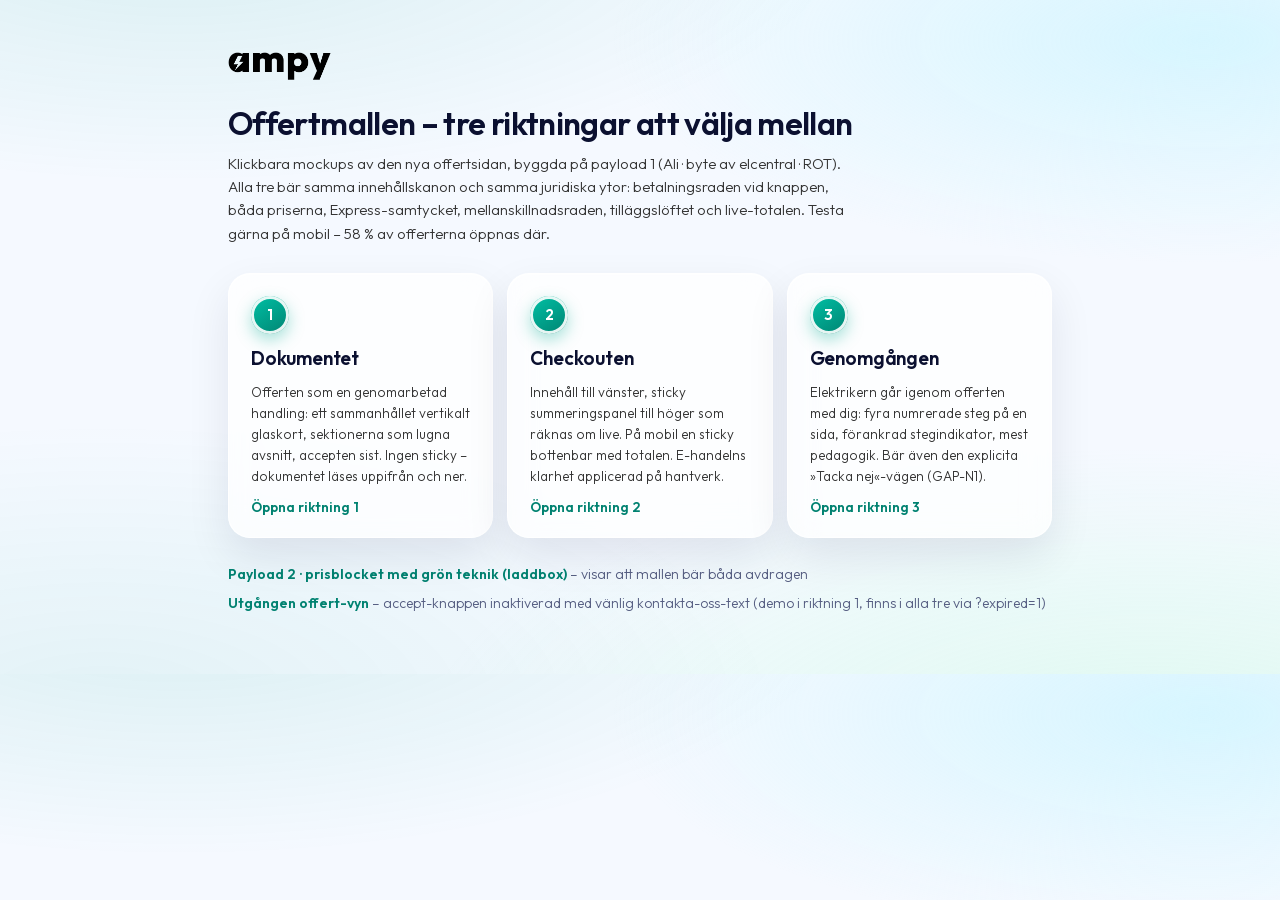
<file: index.html>
<!DOCTYPE html>
<html lang="sv">
<head>
  <meta charset="UTF-8">
  <meta name="viewport" content="width=device-width, initial-scale=1.0">
  <title>Ampy offertmall – tre riktningar (mockups)</title>
  <meta name="robots" content="noindex, nofollow">
  <link rel="stylesheet" href="assets/tokens.css">
  <link rel="stylesheet" href="assets/shared.css">
  <style>
    .ix-wrap { max-width: 880px; margin-inline: auto; padding: clamp(24px, 4vw, 56px) clamp(12px, 2.5vw, 28px) 60px; }
    .ix-head { margin-bottom: 28px; }
    .ix-head img { height: 30px; width: auto; margin-bottom: 18px; }
    .ix-head h1 { font-size: clamp(24px, 1.4vw + 20px, 32px); font-weight: 600; letter-spacing: -.02em; color: var(--ink); line-height: 1.15; text-wrap: balance; }
    .ix-head p { margin-top: 10px; font-size: 15px; font-weight: 300; color: var(--body-ink); max-width: 62ch; line-height: 1.55; text-wrap: pretty; }
    .ix-grid { display: grid; grid-template-columns: 1fr; gap: 14px; }
    @media (min-width: 720px) { .ix-grid { grid-template-columns: repeat(3, 1fr); } }
    .ix-card {
      display: flex; flex-direction: column; gap: 10px;
      background: var(--card-glass); border: 1px solid var(--card-border);
      border-radius: var(--r-lg);
      box-shadow: 0 18px 44px rgba(9,11,50,.09), inset 0 1px 0 rgba(255,255,255,.6);
      -webkit-backdrop-filter: blur(14px); backdrop-filter: blur(14px);
      padding: 22px 22px 20px; text-decoration: none; color: inherit;
      transition: transform .16s var(--ease), box-shadow .16s var(--ease);
    }
    .ix-card:hover { transform: translateY(-2px); box-shadow: 0 24px 54px rgba(9,11,50,.13), inset 0 1px 0 rgba(255,255,255,.6); }
    .ix-card .n {
      width: 38px; height: 38px; border-radius: 50%; display: grid; place-items: center;
      background: linear-gradient(145deg, #00c2a6, #018271); color: #fff; font-weight: 600; font-size: 15px;
      box-shadow: 0 6px 16px rgba(0,169,145,.34), inset 0 0 0 3px rgba(255,255,255,.9);
    }
    .ix-card h2 { font-size: 19px; font-weight: 600; color: var(--ink); letter-spacing: -.01em; }
    .ix-card p { font-size: 13.5px; font-weight: 300; color: var(--body-ink); line-height: 1.55; text-wrap: pretty; }
    .ix-card .go { margin-top: auto; font-size: 13.5px; font-weight: 600; color: var(--teal-deep); }
    .ix-extra { margin-top: 26px; display: flex; flex-direction: column; gap: 8px; font-size: 14px; }
    .ix-extra a { color: var(--teal-deep); font-weight: 600; text-decoration: none; }
    .ix-extra a:hover { text-decoration: underline; }
    .ix-extra span { color: var(--muted); font-weight: 300; }
  </style>
</head>
<body>
<div class="ix-wrap">
  <header class="ix-head">
    <img src="assets/ampy-logo-dark.png" alt="Ampy" width="1600" height="468">
    <h1>Offertmallen – tre riktningar att välja mellan</h1>
    <p>Klickbara mockups av den nya offertsidan, byggda på payload 1 (Ali · byte av elcentral · ROT). Alla tre bär samma innehållskanon och samma juridiska ytor: betalningsraden vid knappen, båda priserna, Express-samtycket, mellanskillnadsraden, tilläggslöftet och live-totalen. Testa gärna på mobil – 58&nbsp;% av offerterna öppnas där.</p>
  </header>

  <div class="ix-grid">
    <a class="ix-card" href="r1-dokumentet/">
      <span class="n" aria-hidden="true">1</span>
      <h2>Dokumentet</h2>
      <p>Offerten som en genomarbetad handling: ett sammanhållet vertikalt glaskort, sektionerna som lugna avsnitt, accepten sist. Ingen sticky – dokumentet läses uppifrån och ner.</p>
      <span class="go">Öppna riktning 1</span>
    </a>
    <a class="ix-card" href="r2-checkouten/">
      <span class="n" aria-hidden="true">2</span>
      <h2>Checkouten</h2>
      <p>Innehåll till vänster, sticky summeringspanel till höger som räknas om live. På mobil en sticky bottenbar med totalen. E-handelns klarhet applicerad på hantverk.</p>
      <span class="go">Öppna riktning 2</span>
    </a>
    <a class="ix-card" href="r3-genomgangen/">
      <span class="n" aria-hidden="true">3</span>
      <h2>Genomgången</h2>
      <p>Elektrikern går igenom offerten med dig: fyra numrerade steg på en sida, förankrad stegindikator, mest pedagogik. Bär även den explicita »Tacka nej«-vägen (GAP-N1).</p>
      <span class="go">Öppna riktning 3</span>
    </a>
  </div>

  <div class="ix-extra">
    <div><a href="gt-prisblock.html">Payload 2 · prisblocket med grön teknik (laddbox)</a> <span>– visar att mallen bär båda avdragen</span></div>
    <div><a href="r1-dokumentet/index.html?expired=1">Utgången offert-vyn</a> <span>– accept-knappen inaktiverad med vänlig kontakta-oss-text (demo i riktning 1, finns i alla tre via ?expired=1)</span></div>
  </div>
</div>
</body>
</html>
</file>
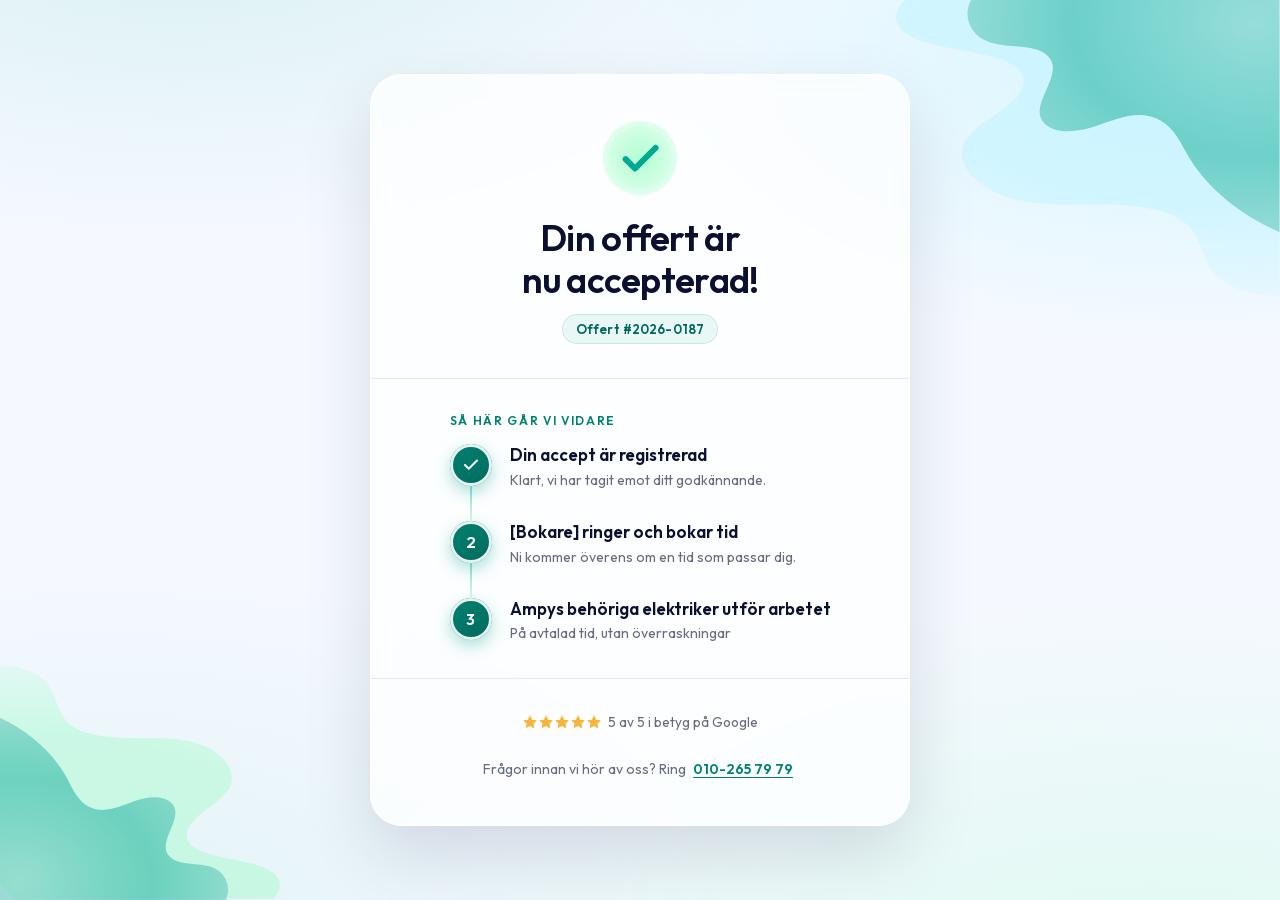
<file: offert-accepterad/index.html>
<!DOCTYPE html>
<html lang="sv">
<head>
  <meta charset="UTF-8">
  <meta name="viewport" content="width=device-width, initial-scale=1.0">
  <title>Offert accepterad · Ampy</title>
  <meta name="robots" content="noindex, nofollow">
  <meta name="referrer" content="no-referrer">
  <!-- Utan preload upptäcks fonten först när styles.css är parsad. På mobilnät
       hinner den inte före första målningen, och när den landar flyttas hela
       kortet 8 px (justify-content:center) — uppmätt CLS 0,125. -->
  <link rel="preload" href="fonts/Outfit-latin.woff2" as="font" type="font/woff2" crossorigin>
  <link rel="stylesheet" href="styles.css">
  <style>html,body{margin:0;padding:0;}</style>
</head>
<body>
<div class="oa">
  <svg class="oa__aurora oa__aurora--top" xmlns="http://www.w3.org/2000/svg" width="399" height="308" viewBox="0 0 399 308" fill="none" aria-hidden="true"><path opacity="0.55" d="M398.501 19.1624V307.416C377.203 307.609 355.83 302.624 342.317 293.968C312.351 274.723 324.249 243.073 290.832 225.49C271.296 215.211 241.478 212.776 213.863 212.505C186.248 212.274 157.751 213.588 131.605 208.757C82.3243 199.637 54.8562 166.596 75.5674 141.361C85.1886 129.652 102.742 120.339 116.035 109.712C129.329 99.0458 138.436 85.3657 128.668 73.6951C108.838 50.0062 34.0715 54.798 7.77845 32.9254C-4.04606 23.1097 -1.54896 10.2412 9.61455 0.0390625H391.001L398.501 19.1624Z" fill="url(#at_p0t)"></path><path opacity="0.6" d="M398.499 0V241.34C355.859 222.68 321.444 193.856 302.503 160.131C293.654 144.379 284.851 125.261 262.485 120.588C244.078 116.765 225.536 124.967 208.24 130.948C190.9 136.928 167.201 139.967 155.151 129.052C133.764 109.64 178.361 77.2222 157.196 57.6797C143.857 45.3595 116.646 50.4248 97.2152 43.8562C76.1396 36.6993 69.2478 15.8497 77.9626 0H398.499Z" fill="url(#at_p1t)"></path><defs><radialGradient id="at_p0t" cx="0" cy="0" r="1" gradientUnits="userSpaceOnUse" gradientTransform="translate(322.819 40.5771) scale(663.35 349.037)"><stop offset="0.5" stop-color="#b6f2ff"></stop><stop offset="1" stop-color="#f5f9ff"></stop></radialGradient><radialGradient id="at_p1t" cx="0" cy="0" r="1" gradientUnits="userSpaceOnUse" gradientTransform="translate(372.244 23.8562) scale(378.832 278.434)"><stop stop-color="#5cc5b6"></stop><stop offset="0.5" stop-color="#00a991"></stop><stop offset="0.87" stop-color="#5cc5b6"></stop></radialGradient></defs></svg>
  <svg class="oa__aurora oa__aurora--bottom" xmlns="http://www.w3.org/2000/svg" width="270" height="226" viewBox="0 0 270 226" fill="none" aria-hidden="true"><path opacity="0.55" d="M1.26485e-06 210.532L1.96698e-05 0.00397235C14.4308 -0.137147 28.9113 3.50376 38.0674 9.82597C58.37 23.8816 50.3087 46.9971 72.95 59.8391C86.1865 67.3467 106.39 69.1248 125.1 69.3224C143.81 69.4917 163.117 68.5321 180.832 72.0602C214.222 78.7211 232.833 102.853 218.8 121.283C212.281 129.835 200.389 136.637 191.382 144.399C182.375 152.188 176.205 162.18 182.823 170.703C196.258 188.005 246.915 184.505 264.73 200.48C272.741 207.649 271.05 217.047 263.486 224.499L14.5 225L1.26485e-06 210.532Z" fill="url(#at_p0b)"></path><path opacity="0.6" d="M3.05544e-05 225.579L3.06452e-05 50C28.9339 63.6081 52.2862 84.628 65.139 109.223C71.143 120.71 77.1168 134.652 92.2928 138.06C104.784 140.848 117.365 134.866 129.101 130.505C140.868 126.144 156.949 123.927 165.125 131.887C179.638 146.043 149.376 169.685 163.737 183.936C172.789 192.921 191.253 189.227 204.438 194.017C218.739 199.237 223.416 214.441 217.502 226L3.05544e-05 225.579Z" fill="url(#at_p1b)"></path><defs><radialGradient id="at_p0b" cx="0" cy="0" r="1" gradientUnits="userSpaceOnUse" gradientTransform="translate(51.2778 194.892) rotate(-180) scale(449.445 254.921)"><stop offset="0.5" stop-color="#a0fbc9"></stop><stop offset="1" stop-color="#f5f9ff"></stop></radialGradient><radialGradient id="at_p1b" cx="0" cy="0" r="1" gradientUnits="userSpaceOnUse" gradientTransform="translate(17.8152 208.603) rotate(-180) scale(257.059 203.052)"><stop stop-color="#5cc5b6"></stop><stop offset="0.5" stop-color="#00a991"></stop><stop offset="0.87" stop-color="#5cc5b6"></stop></radialGradient></defs></svg>

  <main class="oa__card">
    <!-- 1 · confirmation -->
    <section class="oa__section oa__head">
      <div class="oa__check" aria-hidden="true">
        <span class="oa__halo"></span>
        <svg class="oa__check-svg" width="100" height="100" viewBox="0 0 174 174" fill="none" xmlns="http://www.w3.org/2000/svg">
          <rect class="oa__disc" x="12" y="12" width="150" height="150" rx="75" fill="#55FF9A" fill-opacity="0.2" stroke="#ffffff" stroke-opacity="0.18" stroke-width="24"></rect>
          <path class="oa__tick" d="M118.582 66.3379L76.862 108.207L57.8984 89.1754" stroke="#00A991" stroke-width="12" stroke-linecap="round" stroke-linejoin="round"></path>
        </svg>
      </div>
      <h1 class="oa__title">Din offert är nu accepterad!</h1>
      <span class="oa__ref">Offert <span data-oa="offert.referens">#2026-0187</span></span>
    </section>

    <!-- 2 · what happens next -->
    <section class="oa__section">
      <div class="oa__next">
      <h2 class="oa__eyebrow">Så här går vi vidare</h2>
      <ol class="oa__steps">
        <li class="oa__step">
          <span class="oa__node" aria-hidden="true"><svg viewBox="0 0 24 24"><path d="M20 6L9 17l-5-5"/></svg></span>
          <span class="oa__step-text">Din accept är registrerad<small>Klart, vi har tagit emot ditt godkännande.</small></span>
        </li>
        <li class="oa__step">
          <span class="oa__node" aria-hidden="true"><span>2</span></span>
          <span class="oa__step-text"><span data-oa="bokare.namn">[Bokare]</span> ringer och bokar tid<small>Ni kommer överens om en tid som passar dig.</small></span>
        </li>
        <li class="oa__step">
          <span class="oa__node" aria-hidden="true"><span>3</span></span>
          <span class="oa__step-text">Ampys behöriga elektriker utför arbetet<small>På avtalad tid, utan överraskningar</small></span>
        </li>
      </ol>
      </div>
    </section>

    <!-- 3 · trust + contact + close -->
    <section class="oa__section">
      <div class="oa__trust">
        <span class="oa__trust-item">
          <span class="oa__stars" aria-hidden="true">
            <svg viewBox="0 0 24 24" aria-hidden="true"><path d="M12 .587l3.668 7.431 8.2 1.192-5.934 5.784 1.401 8.166L12 18.896l-7.335 3.864 1.401-8.166L.132 9.21l8.2-1.192z"/></svg>
            <svg viewBox="0 0 24 24" aria-hidden="true"><path d="M12 .587l3.668 7.431 8.2 1.192-5.934 5.784 1.401 8.166L12 18.896l-7.335 3.864 1.401-8.166L.132 9.21l8.2-1.192z"/></svg>
            <svg viewBox="0 0 24 24" aria-hidden="true"><path d="M12 .587l3.668 7.431 8.2 1.192-5.934 5.784 1.401 8.166L12 18.896l-7.335 3.864 1.401-8.166L.132 9.21l8.2-1.192z"/></svg>
            <svg viewBox="0 0 24 24" aria-hidden="true"><path d="M12 .587l3.668 7.431 8.2 1.192-5.934 5.784 1.401 8.166L12 18.896l-7.335 3.864 1.401-8.166L.132 9.21l8.2-1.192z"/></svg>
            <svg viewBox="0 0 24 24" aria-hidden="true"><path d="M12 .587l3.668 7.431 8.2 1.192-5.934 5.784 1.401 8.166L12 18.896l-7.335 3.864 1.401-8.166L.132 9.21l8.2-1.192z"/></svg>
          </span>
          5 av 5 i betyg på Google
        </span>
      </div>
      <p class="oa__contact">Frågor innan vi hör av oss? Ring <a href="tel:+46102657979">010-265 79 79</a></p>
    </section>
  </main>
</div>
<script src="script.js"></script>
</body>
</html>
</file>
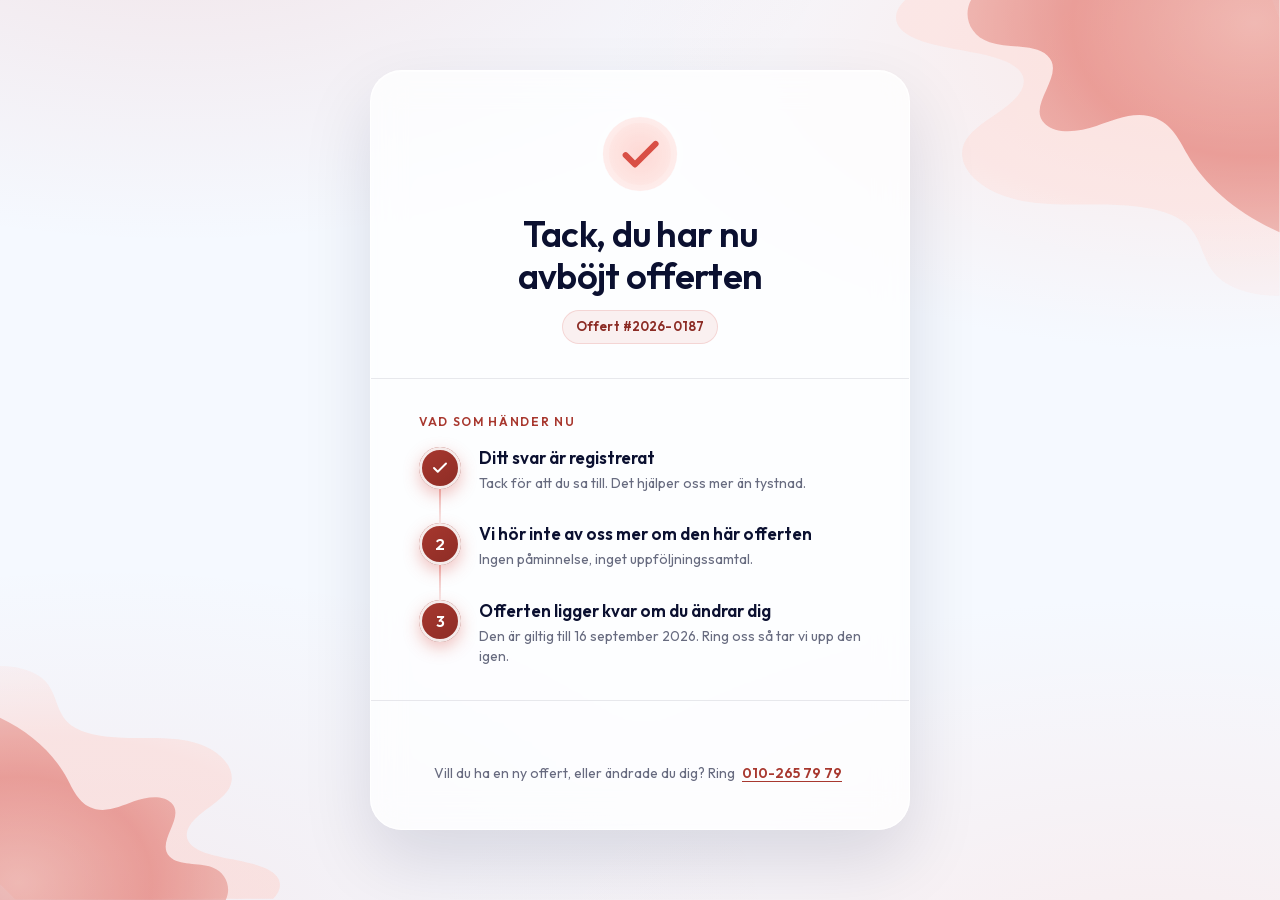
<file: offert-avbojd/index.html>
<!DOCTYPE html>
<html lang="sv">
<head>
  <meta charset="UTF-8">
  <meta name="viewport" content="width=device-width, initial-scale=1.0">
  <title>Tack för ditt svar · Ampy</title>
  <meta name="robots" content="noindex, nofollow">
  <meta name="referrer" content="no-referrer">
  <link rel="preload" href="fonts/Outfit-latin.woff2" as="font" type="font/woff2" crossorigin>
  <link rel="stylesheet" href="styles.css">
  <style>html,body{margin:0;padding:0;}</style>
</head>
<body>
<div class="oa">
  <svg class="oa__aurora oa__aurora--top" xmlns="http://www.w3.org/2000/svg" width="399" height="308" viewBox="0 0 399 308" fill="none" aria-hidden="true"><path opacity="0.55" d="M398.501 19.1624V307.416C377.203 307.609 355.83 302.624 342.317 293.968C312.351 274.723 324.249 243.073 290.832 225.49C271.296 215.211 241.478 212.776 213.863 212.505C186.248 212.274 157.751 213.588 131.605 208.757C82.3243 199.637 54.8562 166.596 75.5674 141.361C85.1886 129.652 102.742 120.339 116.035 109.712C129.329 99.0458 138.436 85.3657 128.668 73.6951C108.838 50.0062 34.0715 54.798 7.77845 32.9254C-4.04606 23.1097 -1.54896 10.2412 9.61455 0.0390625H391.001L398.501 19.1624Z" fill="url(#at_p0t)"></path><path opacity="0.6" d="M398.499 0V241.34C355.859 222.68 321.444 193.856 302.503 160.131C293.654 144.379 284.851 125.261 262.485 120.588C244.078 116.765 225.536 124.967 208.24 130.948C190.9 136.928 167.201 139.967 155.151 129.052C133.764 109.64 178.361 77.2222 157.196 57.6797C143.857 45.3595 116.646 50.4248 97.2152 43.8562C76.1396 36.6993 69.2478 15.8497 77.9626 0H398.499Z" fill="url(#at_p1t)"></path><defs><radialGradient id="at_p0t" cx="0" cy="0" r="1" gradientUnits="userSpaceOnUse" gradientTransform="translate(322.819 40.5771) scale(663.35 349.037)"><stop offset="0.5" stop-color="#ffd9d3"></stop><stop offset="1" stop-color="#f5f9ff"></stop></radialGradient><radialGradient id="at_p1t" cx="0" cy="0" r="1" gradientUnits="userSpaceOnUse" gradientTransform="translate(372.244 23.8562) scale(378.832 278.434)"><stop stop-color="#e58a80"></stop><stop offset="0.5" stop-color="#d94f45"></stop><stop offset="0.87" stop-color="#e58a80"></stop></radialGradient></defs></svg>
  <svg class="oa__aurora oa__aurora--bottom" xmlns="http://www.w3.org/2000/svg" width="270" height="226" viewBox="0 0 270 226" fill="none" aria-hidden="true"><path opacity="0.55" d="M1.26485e-06 210.532L1.96698e-05 0.00397235C14.4308 -0.137147 28.9113 3.50376 38.0674 9.82597C58.37 23.8816 50.3087 46.9971 72.95 59.8391C86.1865 67.3467 106.39 69.1248 125.1 69.3224C143.81 69.4917 163.117 68.5321 180.832 72.0602C214.222 78.7211 232.833 102.853 218.8 121.283C212.281 129.835 200.389 136.637 191.382 144.399C182.375 152.188 176.205 162.18 182.823 170.703C196.258 188.005 246.915 184.505 264.73 200.48C272.741 207.649 271.05 217.047 263.486 224.499L14.5 225L1.26485e-06 210.532Z" fill="url(#at_p0b)"></path><path opacity="0.6" d="M3.05544e-05 225.579L3.06452e-05 50C28.9339 63.6081 52.2862 84.628 65.139 109.223C71.143 120.71 77.1168 134.652 92.2928 138.06C104.784 140.848 117.365 134.866 129.101 130.505C140.868 126.144 156.949 123.927 165.125 131.887C179.638 146.043 149.376 169.685 163.737 183.936C172.789 192.921 191.253 189.227 204.438 194.017C218.739 199.237 223.416 214.441 217.502 226L3.05544e-05 225.579Z" fill="url(#at_p1b)"></path><defs><radialGradient id="at_p0b" cx="0" cy="0" r="1" gradientUnits="userSpaceOnUse" gradientTransform="translate(51.2778 194.892) rotate(-180) scale(449.445 254.921)"><stop offset="0.5" stop-color="#ffcfc7"></stop><stop offset="1" stop-color="#f5f9ff"></stop></radialGradient><radialGradient id="at_p1b" cx="0" cy="0" r="1" gradientUnits="userSpaceOnUse" gradientTransform="translate(17.8152 208.603) rotate(-180) scale(257.059 203.052)"><stop stop-color="#e58a80"></stop><stop offset="0.5" stop-color="#d94f45"></stop><stop offset="0.87" stop-color="#e58a80"></stop></radialGradient></defs></svg>

  
  <main class="oa__card">
    <!-- 1 · mottagningsbekräftelse. Samma disc som accepterad-sidan, men bocken
         betyder här "vi har tagit emot ditt svar", inte "affär". -->
    <section class="oa__section oa__head">
      <div class="oa__check" aria-hidden="true">
        <span class="oa__halo"></span>
        <svg class="oa__check-svg" width="100" height="100" viewBox="0 0 174 174" fill="none" xmlns="http://www.w3.org/2000/svg">
          <rect class="oa__disc" x="12" y="12" width="150" height="150" rx="75" fill="#FFB3A8" fill-opacity="0.28" stroke="#ffffff" stroke-opacity="0.18" stroke-width="24"></rect>
          <path class="oa__tick" d="M118.582 66.3379L76.862 108.207L57.8984 89.1754" stroke="#D94F45" stroke-width="12" stroke-linecap="round" stroke-linejoin="round"></path>
        </svg>
      </div>
      <h1 class="oa__title">Tack, du har nu avböjt offerten</h1>
      <span class="oa__ref">Offert <span data-oa="offert.referens">#2026-0187</span></span>
    </section>

    <!-- 2 · vad som händer nu -->
    <section class="oa__section">
      <div class="oa__next">
      <h2 class="oa__eyebrow">Vad som händer nu</h2>
      <ol class="oa__steps">
        <li class="oa__step">
          <span class="oa__node" aria-hidden="true"><svg viewBox="0 0 24 24"><path d="M20 6L9 17l-5-5"/></svg></span>
          <span class="oa__step-text">Ditt svar är registrerat<small>Tack för att du sa till. Det hjälper oss mer än tystnad.</small></span>
        </li>
        <li class="oa__step">
          <span class="oa__node" aria-hidden="true"><span>2</span></span>
          <span class="oa__step-text">Vi hör inte av oss mer om den här offerten<small>Ingen påminnelse, inget uppföljningssamtal.</small></span>
        </li>
        <li class="oa__step">
          <span class="oa__node" aria-hidden="true"><span>3</span></span>
          <!-- Ägaren tog bort länken "Öppna offerten igen". Då får texten inte lova en
               dörr som inte finns: kunden har ingen väg tillbaka på sidan. Formuleringen
               säger vad som faktiskt gäller och pekar på den väg som finns. -->
          <span class="oa__step-text">Offerten ligger kvar om du ändrar dig<small>Den är giltig till <span data-oa="offert.giltig_till_lang">16 september 2026</span>. Ring oss så tar vi upp den igen.</small></span>
        </li>
      </ol>
      </div>
    </section>

    <!-- 3 · trust + kontakt -->
    <section class="oa__section">
      <!-- Betygsblocket är BORTTAGET här, till skillnad från den accepterade
           sidan. Fem gyllene stjärnor 200px under meningen "vi hör inte av oss
           mer" riktar ett säljbudskap mot någon som just sagt nej, och läser
           som att kunden gjort ett misstag. Det ligger för nära
           confirmshaming för att stå kvar. ÄGARGRIND: vill du ha kvar det
           säger du till, blocket finns kvar i oap/index.html rad 57-68. -->
      <p class="oa__contact">Vill du ha en ny offert, eller ändrade du dig? Ring <a href="tel:+46102657979">010-265 79 79</a></p>
    </section>
  </main>
</div>
<script src="script.js"></script>
</body>
</html>
</file>
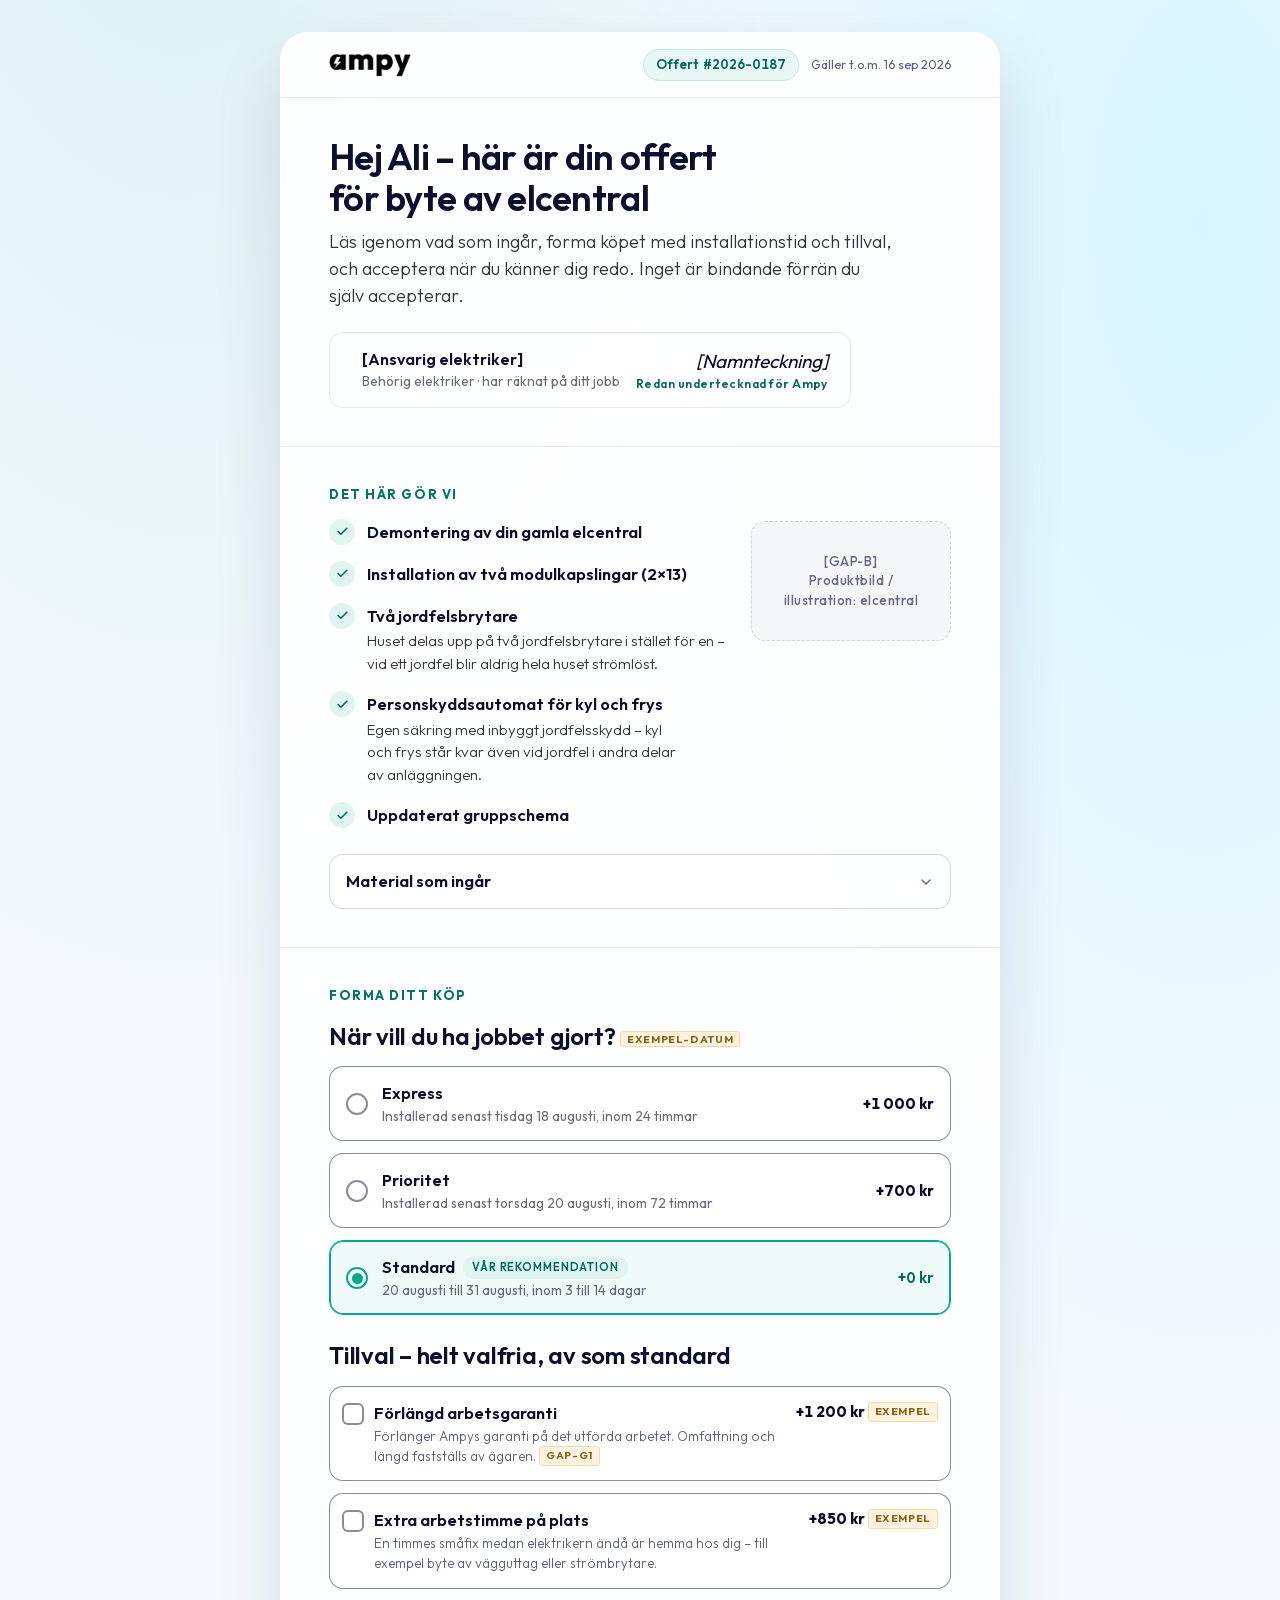
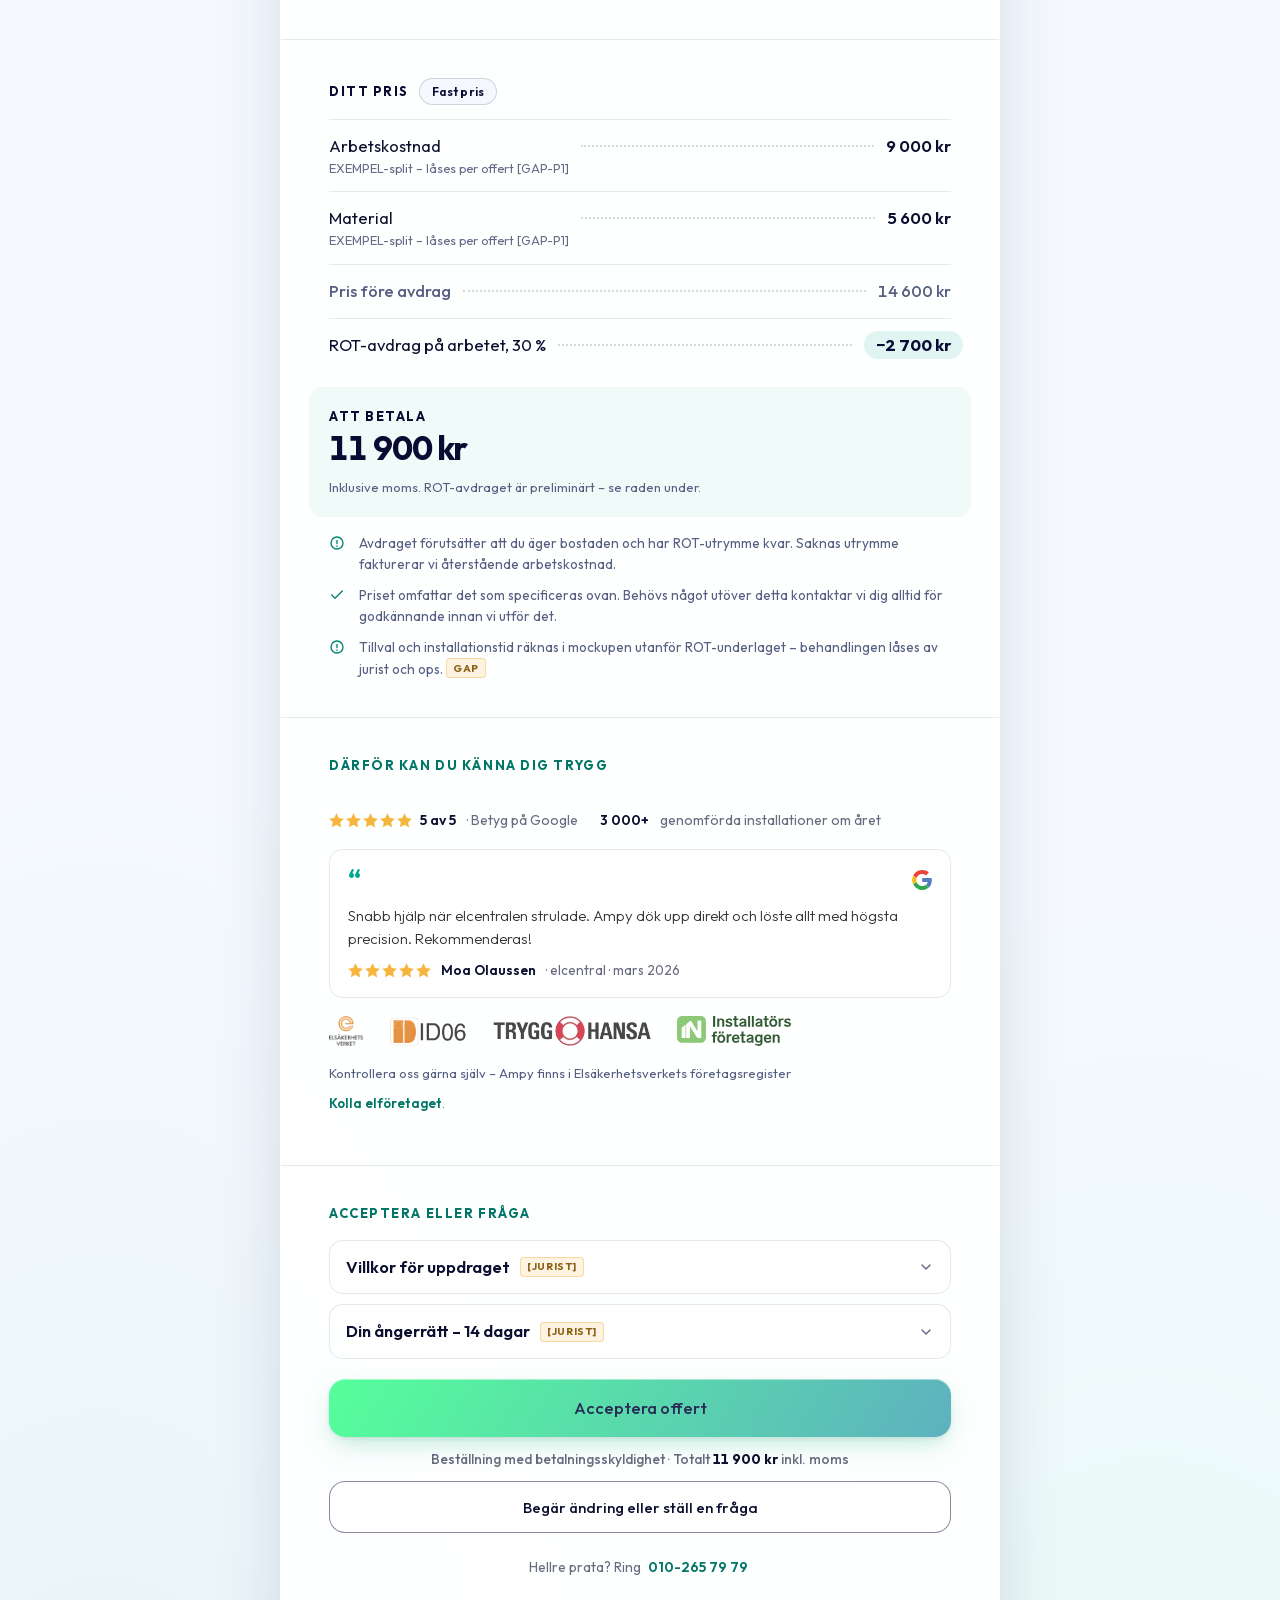
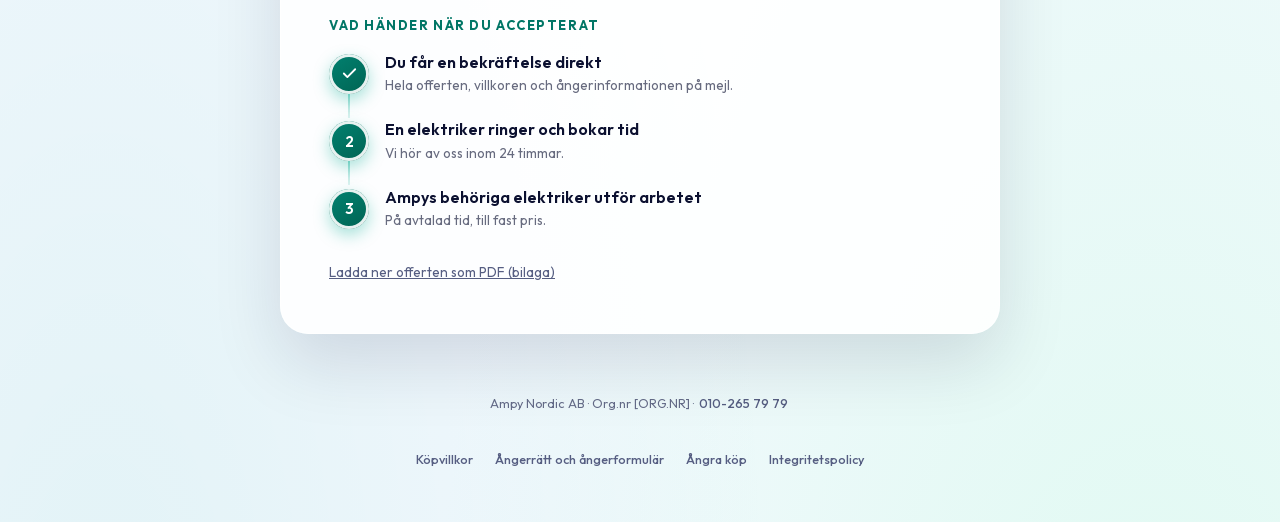
<file: r1-dokumentet/index.html>
<!DOCTYPE html>
<html lang="sv">
<head>
  <meta charset="UTF-8">
  <meta name="viewport" content="width=device-width, initial-scale=1.0">
  <title>Din offert – Ampy · Riktning 1 »Dokumentet«</title>
  <meta name="robots" content="noindex, nofollow">
  <meta name="referrer" content="no-referrer">
  <!-- Fonten upptäcktes först när shared.css var parsad, alltså en tredje
       seriell tur och retur. När den landade flyttades allt under rubriken
       22 px (uppmätt docH 4585 -> 4607). Preload startar den direkt. -->
  <link rel="preload" href="../assets/fonts/Outfit-latin.woff2" as="font" type="font/woff2" crossorigin>
  <link rel="stylesheet" href="../assets/tokens.css">
  <link rel="stylesheet" href="../assets/shared.css">
  <style>
    /* Riktning 1 – »Dokumentet«: ETT sammanhållet vertikalt kort (OA-språket).
       Sektionerna som lugna avsnitt, prisblocket inbäddat i flödet, accept sist.
       Ingen sticky – dokumentet läses uppifrån och ner. */
    .doc-wrap {
      min-height: 100vh; min-height: 100dvh;
      display: flex; flex-direction: column; align-items: center;
      padding: clamp(10px, 2.5vw, 40px) clamp(10px, 2.5vw, 28px) 0;
    }
    .doc-card {
      position: relative; z-index: 1; width: 100%; max-width: 720px;
      display: flex; flex-direction: column;
      /* OBS: ingen backdrop-filter här – OA-kortet är en skärm högt, det här är
         ~10 skärmar; blur i den storleken är en GPU-risk på mobil. Tätare vit yta. */
      background: rgba(255, 255, 255, 0.88);
      border: 1px solid var(--card-border);
      border-radius: clamp(20px, .83vw + 18px, 28px);
      box-shadow: 0 30px 70px rgba(9,11,50,.12), inset 0 1px 0 rgba(255,255,255,.6);
      overflow: hidden;
    }
    .doc-section { padding: clamp(24px, 3.4vw, 38px) clamp(20px, 4.6vw, 48px); }
    .doc-section + .doc-section { border-top: 1px solid var(--line); }
    .doc-top { border-bottom: 1px solid var(--line); padding: 16px clamp(20px, 4.6vw, 48px); }
    .doc-grid-2 { display: grid; grid-template-columns: 1fr; gap: 22px; }
    .doc-sub { margin-top: 26px; }
    @media (min-width: 700px) {
      .doc-material-img { display: grid; grid-template-columns: 1fr 200px; gap: 20px; align-items: start; }
    }
  </style>
</head>
<body>
<div class="doc-wrap">
  <main class="doc-card">

    <!-- 1 · toppanel – ingen sajtnav, inga exits -->
    <header class="of-top doc-top">
      <img class="of-top__logo" src="../assets/ampy-logo-dark.png" alt="Ampy" width="1600" height="468">
      <div class="of-top__meta">
      <span class="of-pill">Offert #2026-0187</span>
      <span class="of-top__valid">Gäller t.o.m. 16 sep 2026</span>
    </div>
    </header>

    <!-- 2 · hälsning + tjänst + försignering -->
    <section class="doc-section of-greet" aria-labelledby="greet-h">
      <h1 id="greet-h">Hej Ali – här är din offert för byte av elcentral</h1>
      <p class="of-lede">Läs igenom vad som ingår, forma köpet med installationstid och tillval, och acceptera när du känner dig redo. Inget är bindande förrän du själv accepterar.</p>
      <div class="of-signed">
        <span class="of-signed__check" aria-hidden="true"><svg viewBox="0 0 24 24"><path d="M20 6L9 17l-5-5"/></svg></span>
        <span class="of-signed__who">[Ansvarig elektriker] <small>Behörig elektriker · har räknat på ditt jobb</small></span>
        <span class="of-signed__sig"><span class="of-script">[Namnteckning]</span>Redan undertecknad för Ampy</span>
      </div>
    </section>

    <!-- 3 · det här gör vi + material -->
    <section class="doc-section" aria-labelledby="work-h">
      <h2 class="of-eyebrow" id="work-h">Det här gör vi</h2>
      <div class="doc-material-img">
        <ul class="of-work">
          <li>
            <span class="w-check" aria-hidden="true"><svg viewBox="0 0 24 24"><path d="M20 6L9 17l-5-5"/></svg></span>
            <div><h3>Demontering av din gamla elcentral</h3></div>
          </li>
          <li>
            <span class="w-check" aria-hidden="true"><svg viewBox="0 0 24 24"><path d="M20 6L9 17l-5-5"/></svg></span>
            <div><h3>Installation av två modulkapslingar (2×13)</h3></div>
          </li>
          <li>
            <span class="w-check" aria-hidden="true"><svg viewBox="0 0 24 24"><path d="M20 6L9 17l-5-5"/></svg></span>
            <div>
              <h3>Två jordfelsbrytare</h3>
              <p>Huset delas upp på två jordfelsbrytare i stället för en – vid ett jordfel blir aldrig hela huset strömlöst.</p>
            </div>
          </li>
          <li>
            <span class="w-check" aria-hidden="true"><svg viewBox="0 0 24 24"><path d="M20 6L9 17l-5-5"/></svg></span>
            <div>
              <h3>Personskyddsautomat för kyl och frys</h3>
              <p>Egen säkring med inbyggt jordfelsskydd – kyl och frys står kvar även vid jordfel i andra delar av anläggningen.</p>
            </div>
          </li>
          <li>
            <span class="w-check" aria-hidden="true"><svg viewBox="0 0 24 24"><path d="M20 6L9 17l-5-5"/></svg></span>
            <div><h3>Uppdaterat gruppschema</h3></div>
          </li>
        </ul>
        <div class="of-imgslot" aria-hidden="true">[GAP-B]<br>Produktbild /<br>illustration: elcentral</div>
      </div>

      <details class="of-material doc-sub">
        <summary>
          Material som ingår
          <svg class="m-arrow" width="16" height="16" viewBox="0 0 24 24" fill="none" stroke="currentColor" stroke-width="2.2" stroke-linecap="round" stroke-linejoin="round"><path d="M6 9l6 6 6-6"/></svg>
        </summary>
        <ul>
          <li>2 st modulkapsling 2×13</li>
          <li>2 st jordfelsbrytare</li>
          <li>1 st personskyddsautomat 10 A</li>
          <li>1 st huvudbrytare</li>
          <li>Dvärgbrytare 10 A</li>
          <li>Dvärgbrytare 16 A</li>
          <li>Installationsmaterial</li>
          <li>Invändiga kopplingar och kabel</li>
          <li>Uppmärkning</li>
        </ul>
      </details>
    </section>

    <!-- 4 · forma ditt köp -->
    <section class="doc-section" aria-labelledby="shape-h">
      <h2 class="of-eyebrow" id="shape-h">Forma ditt köp</h2>

      <h3 class="of-h2">När vill du ha jobbet gjort? <span class="of-gap" title="Datum i mockupen är exempel">EXEMPEL-DATUM</span></h3>
      <div class="of-tiers" role="radiogroup" aria-label="Installationstid">
        <div class="of-tier">
          <input type="radio" name="tid" value="express" id="tid-express">
          <label for="tid-express">
            <span class="t-radio" aria-hidden="true"></span>
            <span>
              <span class="t-name">Express</span>
              <span class="t-date">Installerad senast tisdag 18 augusti, inom 24 timmar</span>
            </span>
            <span class="t-price">+1 000 kr</span>
          </label>
        </div>
        <div class="of-tier">
          <input type="radio" name="tid" value="prioritet" id="tid-prio">
          <label for="tid-prio">
            <span class="t-radio" aria-hidden="true"></span>
            <span>
              <span class="t-name">Prioritet</span>
              <span class="t-date">Installerad senast torsdag 20 augusti, inom 72 timmar</span>
            </span>
            <span class="t-price">+700 kr</span>
          </label>
        </div>
        <div class="of-tier">
          <input type="radio" name="tid" value="standard" id="tid-standard" checked>
          <label for="tid-standard">
            <span class="t-radio" aria-hidden="true"></span>
            <span>
              <span class="t-name">Standard <span class="t-rek">Vår rekommendation</span></span>
              <span class="t-date">20 augusti till 31 augusti, inom 3 till 14 dagar</span>
            </span>
            <span class="t-price free">+0 kr</span>
          </label>
        </div>
      </div>


      <h3 class="of-h2 doc-sub">Tillval – helt valfria, av som standard</h3>
      <div class="of-addons">
        <div class="of-addon">
          <input type="checkbox" data-addon="garanti" id="addon-garanti">
          <label for="addon-garanti">
            <span class="a-box" aria-hidden="true"><svg viewBox="0 0 24 24"><path d="M20 6L9 17l-5-5"/></svg></span>
            <span>
              <span class="a-name">Förlängd arbetsgaranti</span>
              <span class="a-desc">Förlänger Ampys garanti på det utförda arbetet. Omfattning och längd fastställs av ägaren. <span class="of-gap">GAP-G1</span></span>
            </span>
            <span class="a-price">+1 200 kr <span class="of-gap">EXEMPEL</span></span>
          </label>
        </div>
        <div class="of-addon">
          <input type="checkbox" data-addon="timme" id="addon-timme">
          <label for="addon-timme">
            <span class="a-box" aria-hidden="true"><svg viewBox="0 0 24 24"><path d="M20 6L9 17l-5-5"/></svg></span>
            <span>
              <span class="a-name">Extra arbetstimme på plats</span>
              <span class="a-desc">En timmes småfix medan elektrikern ändå är hemma hos dig – till exempel byte av vägguttag eller strömbrytare.</span>
            </span>
            <span class="a-price">+850 kr <span class="of-gap">EXEMPEL</span></span>
          </label>
        </div>
      </div>
      <p style="margin-top:12px;"><span class="of-delta" data-delta aria-live="polite"></span></p>
    </section>

    <!-- 5 · prisblocket – kvitto-mönstret -->
    <section class="doc-section of-receipt" aria-labelledby="price-h">
      <h2 class="p-cap" id="price-h">Ditt pris <span class="fastpris-pill">Fast pris</span></h2>
      <div class="r-row">
        <span class="lbl">Arbetskostnad <small>EXEMPEL-split – låses per offert [GAP-P1]</small></span>
        <span class="dots" aria-hidden="true"></span>
        <span class="amt">9 000 kr</span>
      </div>
      <div class="r-row">
        <span class="lbl">Material <small>EXEMPEL-split – låses per offert [GAP-P1]</small></span>
        <span class="dots" aria-hidden="true"></span>
        <span class="amt">5 600 kr</span>
      </div>
      <div class="r-row subtotal">
        <span class="lbl">Pris före avdrag</span>
        <span class="dots" aria-hidden="true"></span>
        <span class="amt">14 600 kr</span>
      </div>
      <div class="r-row addon-row" data-tier-row>
        <span class="lbl" data-tier-label>Installationstid</span>
        <span class="dots" aria-hidden="true"></span>
        <span class="amt" data-tier-amt></span>
      </div>
      <div class="r-row addon-row" data-addon-row="garanti">
        <span class="lbl">Tillval: förlängd arbetsgaranti</span>
        <span class="dots" aria-hidden="true"></span>
        <span class="amt">+ 1 200 kr</span>
      </div>
      <div class="r-row addon-row" data-addon-row="timme">
        <span class="lbl">Tillval: extra arbetstimme</span>
        <span class="dots" aria-hidden="true"></span>
        <span class="amt">+ 850 kr</span>
      </div>
      <div class="r-row deduct">
        <span class="lbl">ROT-avdrag på arbetet, 30&nbsp;%</span>
        <span class="dots" aria-hidden="true"></span>
        <span class="amt">−2 700 kr</span>
      </div>
      <div class="r-total">
        <span class="t-label">Att betala</span>
        <span class="amt" data-total>11 900 kr</span>
        <span class="t-note">Inklusive moms. ROT-avdraget är preliminärt – se raden under.</span>
      </div>
      <div class="of-price-notes">
        <p class="of-price-note">
          <svg viewBox="0 0 24 24" aria-hidden="true"><circle cx="12" cy="12" r="9"/><path d="M12 8v5M12 16.5v.5"/></svg>
          <span>Avdraget förutsätter att du äger bostaden och har ROT-utrymme kvar. Saknas utrymme fakturerar vi återstående arbetskostnad.</span>
        </p>
        <p class="of-price-note">
          <svg viewBox="0 0 24 24" aria-hidden="true"><path d="M20 6L9 17l-5-5"/></svg>
          <span>Priset omfattar det som specificeras ovan. Behövs något utöver detta kontaktar vi dig alltid för godkännande innan vi utför det.</span>
        </p>
        <p class="of-price-note">
          <svg viewBox="0 0 24 24" aria-hidden="true"><circle cx="12" cy="12" r="9"/><path d="M12 8v5M12 16.5v.5"/></svg>
          <span>Tillval och installationstid räknas i mockupen utanför ROT-underlaget – behandlingen låses av jurist och ops. <span class="of-gap">GAP</span></span>
        </p>
      </div>
    </section>

    <!-- 6 · trust-raden -->
    <section class="doc-section of-trust" aria-labelledby="trust-h">
      <h2 class="of-eyebrow" id="trust-h">Därför kan du känna dig trygg</h2>
      <div class="of-trust__stats">
        <span class="of-trust__item">
          <span class="of-stars" aria-hidden="true">
            <svg viewBox="0 0 24 24"><path d="M12 .587l3.668 7.431 8.2 1.192-5.934 5.784 1.401 8.166L12 18.896l-7.335 3.864 1.401-8.166L.132 9.21l8.2-1.192z"/></svg>
            <svg viewBox="0 0 24 24"><path d="M12 .587l3.668 7.431 8.2 1.192-5.934 5.784 1.401 8.166L12 18.896l-7.335 3.864 1.401-8.166L.132 9.21l8.2-1.192z"/></svg>
            <svg viewBox="0 0 24 24"><path d="M12 .587l3.668 7.431 8.2 1.192-5.934 5.784 1.401 8.166L12 18.896l-7.335 3.864 1.401-8.166L.132 9.21l8.2-1.192z"/></svg>
            <svg viewBox="0 0 24 24"><path d="M12 .587l3.668 7.431 8.2 1.192-5.934 5.784 1.401 8.166L12 18.896l-7.335 3.864 1.401-8.166L.132 9.21l8.2-1.192z"/></svg>
            <svg viewBox="0 0 24 24"><path d="M12 .587l3.668 7.431 8.2 1.192-5.934 5.784 1.401 8.166L12 18.896l-7.335 3.864 1.401-8.166L.132 9.21l8.2-1.192z"/></svg>
          </span>
          <strong>5 av 5</strong>&nbsp;· Betyg på Google
        </span>
        <span class="of-trust__item"><strong>3 000+</strong>&nbsp;genomförda installationer om året</span>
      </div>
      <figure class="of-quote">
        <div class="of-quote__top">
          <span class="of-quote__mark" aria-hidden="true">“</span>
          <img class="of-quote__google" src="../assets/google-g.svg" alt="Google-omdöme" width="20" height="20">
        </div>
        <blockquote class="of-quote__text">Snabb hjälp när elcentralen strulade. Ampy dök upp direkt och löste allt med högsta precision. Rekommenderas!</blockquote>
        <figcaption class="of-quote__meta">
          <span class="of-stars" aria-hidden="true">
            <svg viewBox="0 0 24 24"><path d="M12 .587l3.668 7.431 8.2 1.192-5.934 5.784 1.401 8.166L12 18.896l-7.335 3.864 1.401-8.166L.132 9.21l8.2-1.192z"/></svg>
            <svg viewBox="0 0 24 24"><path d="M12 .587l3.668 7.431 8.2 1.192-5.934 5.784 1.401 8.166L12 18.896l-7.335 3.864 1.401-8.166L.132 9.21l8.2-1.192z"/></svg>
            <svg viewBox="0 0 24 24"><path d="M12 .587l3.668 7.431 8.2 1.192-5.934 5.784 1.401 8.166L12 18.896l-7.335 3.864 1.401-8.166L.132 9.21l8.2-1.192z"/></svg>
            <svg viewBox="0 0 24 24"><path d="M12 .587l3.668 7.431 8.2 1.192-5.934 5.784 1.401 8.166L12 18.896l-7.335 3.864 1.401-8.166L.132 9.21l8.2-1.192z"/></svg>
            <svg viewBox="0 0 24 24"><path d="M12 .587l3.668 7.431 8.2 1.192-5.934 5.784 1.401 8.166L12 18.896l-7.335 3.864 1.401-8.166L.132 9.21l8.2-1.192z"/></svg>
          </span>
          <strong>Moa Olaussen</strong> · elcentral · mars 2026
        </figcaption>
      </figure>
      <div class="of-certs" aria-label="Certifieringar och partners">
        <img src="../assets/elsakerhetsverket.webp" width="162" height="144" loading="lazy" decoding="async" alt="Elsäkerhetsverket">
        <img src="../assets/id06.webp" width="250" height="96" loading="lazy" decoding="async" alt="ID06">
        <img src="../assets/trygg-hansa.webp" width="295" height="56" loading="lazy" decoding="async" alt="Trygg-Hansa">
        <img src="../assets/installatorsforetagen.svg" width="719" height="188" loading="lazy" decoding="async" alt="Installatörsföretagen">
      </div>
      <p class="of-verify">Kontrollera oss gärna själv – Ampy finns i Elsäkerhetsverkets företagsregister <a href="https://www.elsakerhetsverket.se" rel="noopener">Kolla elföretaget</a>.</p>
    </section>

    <!-- 7 · accept-zonen -->
    <section class="doc-section" aria-labelledby="accept-h">
      <h2 class="of-eyebrow" id="accept-h">Acceptera eller fråga</h2>

      <div class="of-expired" role="status">
        Den här offerten gick ut den 16 september 2026 och kan inte längre accepteras. Ring oss på <a href="tel:+46102657979" class="nb">010-265 79 79</a> eller begär en uppdaterad offert nedan – priserna kan ha ändrats.
      </div>

      <details class="of-legal" style="margin-top:12px;">
        <summary>
          Villkor för uppdraget <span class="jurist-tag">[JURIST]</span>
          <svg class="m-arrow" width="16" height="16" viewBox="0 0 24 24" fill="none" stroke="currentColor" stroke-width="2.2" stroke-linecap="round" stroke-linejoin="round"><path d="M6 9l6 6 6-6"/></svg>
        </summary>
        <div class="l-body">
          <p>[JURIST] Fullständiga villkor baserade på Hantverkarformuläret 17 skrivs av jurist: betalning och fakturering, ROT-hantering och kundens försäkran om ägande, tider och avbokning, garanti och reklamation, försäkring.</p>
          <p>De tre villkor som väger tyngst står redan öppet på sidan: samtycket vid Express och Prioritet, ROT-mellanskillnadsraden vid priset och löftet om godkännande före varje tilläggsarbete.</p>
          <span class="l-version">Villkorsversion: 2026-08-17-mockup · versionsstämplas per offert</span>
        </div>
      </details>
      <details class="of-legal">
        <summary>
          Din ångerrätt – 14 dagar <span class="jurist-tag">[JURIST]</span>
          <svg class="m-arrow" width="16" height="16" viewBox="0 0 24 24" fill="none" stroke="currentColor" stroke-width="2.2" stroke-linecap="round" stroke-linejoin="round"><path d="M6 9l6 6 6-6"/></svg>
        </summary>
        <div class="l-body">
          <p>Du har 14 dagars ångerrätt från accepten. [JURIST] Fullständig ångerrättsinformation samt Konsumentverkets standardformulär för utövande av ångerrätten tillhandahålls här före accept.</p>
          <p>Efter accept finns en tydligt märkt funktion »Ångra köp« här på sidan och i din bekräftelse – du behöver aldrig leta.</p>
        </div>
      </details>

      <div class="of-accept" style="margin-top:20px;">
        <button class="of-btn-primary" type="button" data-accept aria-disabled="false" aria-describedby="payline">Acceptera offert</button>
        <p class="of-payline" id="payline">Beställning med betalningsskyldighet · Totalt <strong data-total>11 900 kr</strong> inkl. moms</p>
        <button class="of-btn-secondary" type="button" id="change-btn" aria-expanded="false" aria-controls="change-panel">Begär ändring eller ställ en fråga</button>
        <div class="of-change" id="change-panel">
          <label for="change-text" class="c-hint" style="display:block;margin-bottom:6px;">Beskriv vad du vill ändra eller undrar över – offerten ligger kvar oförändrad tills vi återkommer.</label>
          <textarea id="change-text" placeholder="Till exempel: Kan ni även dra fram ett uttag i garaget?"></textarea>
          <button class="of-btn-secondary c-send" type="button" data-send-change>Skicka till ansvarig elektriker</button>
          <p class="c-hint" role="status"></p>
        </div>
        <p class="of-phone">Hellre prata? Ring <a href="tel:+46102657979">010-265 79 79</a></p>
      </div>

      <div class="doc-sub">
        <h3 class="of-eyebrow">Vad händer när du accepterat</h3>
        <ol class="of-steps">
          <li class="of-step">
            <span class="of-node" aria-hidden="true"><svg viewBox="0 0 24 24"><path d="M20 6L9 17l-5-5"/></svg></span>
            <span class="of-step-text">Du får en bekräftelse direkt<small>Hela offerten, villkoren och ångerinformationen på mejl.</small></span>
          </li>
          <li class="of-step">
            <span class="of-node" aria-hidden="true"><span>2</span></span>
            <span class="of-step-text">En elektriker ringer och bokar tid<small>Vi hör av oss inom 24 timmar.</small></span>
          </li>
          <li class="of-step">
            <span class="of-node" aria-hidden="true"><span>3</span></span>
            <span class="of-step-text">Ampys behöriga elektriker utför arbetet<small>På avtalad tid, till fast pris.</small></span>
          </li>
        </ol>
        <p style="margin-top:20px;"><a href="#" class="of-verify" style="font-size:13.5px;" onclick="return false;">Ladda ner offerten som PDF (bilaga)</a></p>
      </div>
    </section>
  </main>

  <!-- sidfot -->
  <footer class="of-foot">
    Ampy Nordic AB · Org.nr [ORG.NR] · <a href="tel:+46102657979" class="nb">010-265 79 79</a>
    <div class="f-links">
      <a href="#" onclick="return false;">Köpvillkor</a>
      <a href="#" onclick="return false;">Ångerrätt och ångerformulär</a>
      <a href="#" onclick="return false;">Ångra köp</a>
      <a href="#" onclick="return false;">Integritetspolicy</a>
    </div>
  </footer>
</div>

<!-- accept-bekräftelsens mockvy – visar ångerknappens plats (DAL 2:10a) -->
<div class="of-confirm-backdrop" id="confirm-backdrop" role="dialog" aria-modal="true" aria-labelledby="confirm-h">
  <div class="of-confirm" tabindex="-1">
    <h2 id="confirm-h">Tack Ali – din accept är mottagen</h2>
    <p>Totalt <strong data-total>11 900 kr</strong> inkl. moms. Du får en bekräftelse med hela offerten på mejl, och en elektriker ringer dig inom 24 timmar för att boka tid.</p>
    <p class="cf-mock">Mockup – accept, tidsstämpel och offertversion loggas av Yassines backend</p>
    <div class="cf-actions">
      <button class="of-btn-secondary" type="button" data-close>Stäng</button>
      <button class="cf-angra" type="button">Ångra köp – din lagstadgade ångerfunktion, 14 dagar</button>
    </div>
  </div>
</div>

<script src="../assets/offer-logic.js"></script>
</body>
</html>
</file>
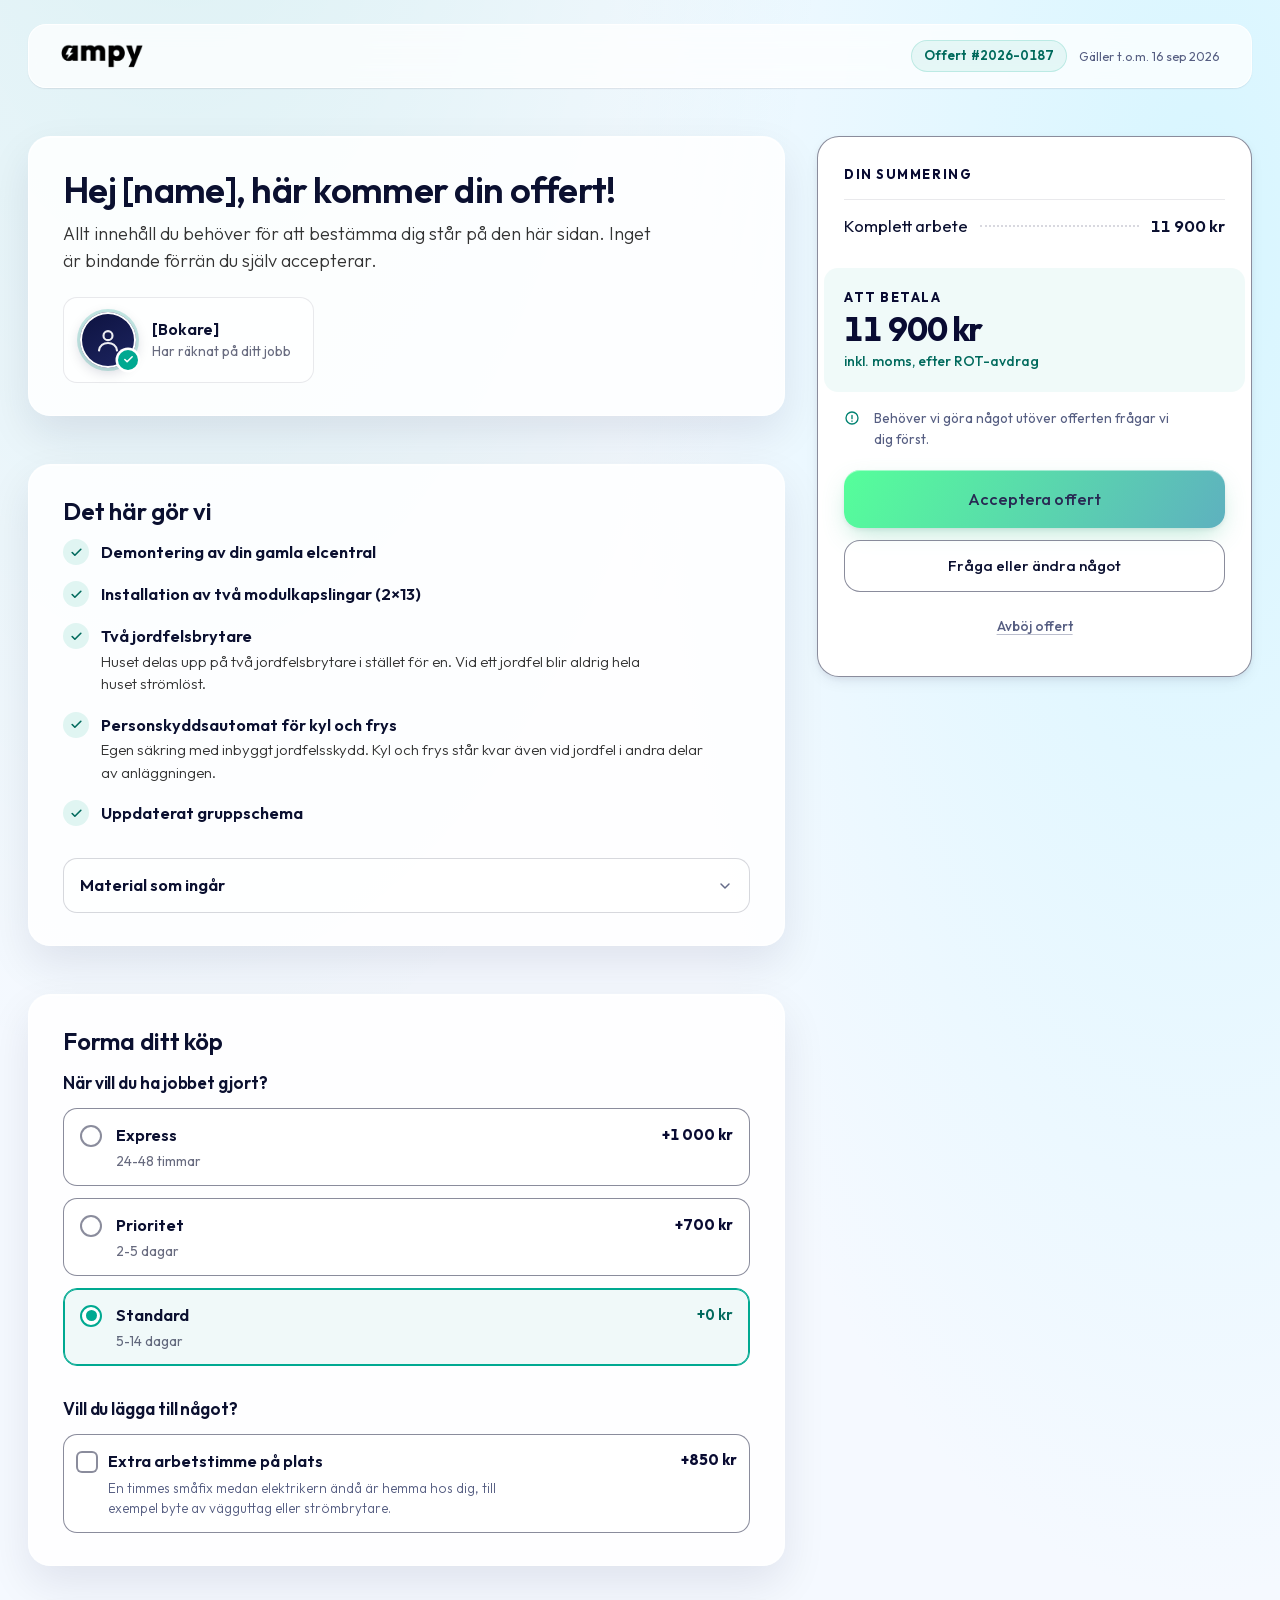
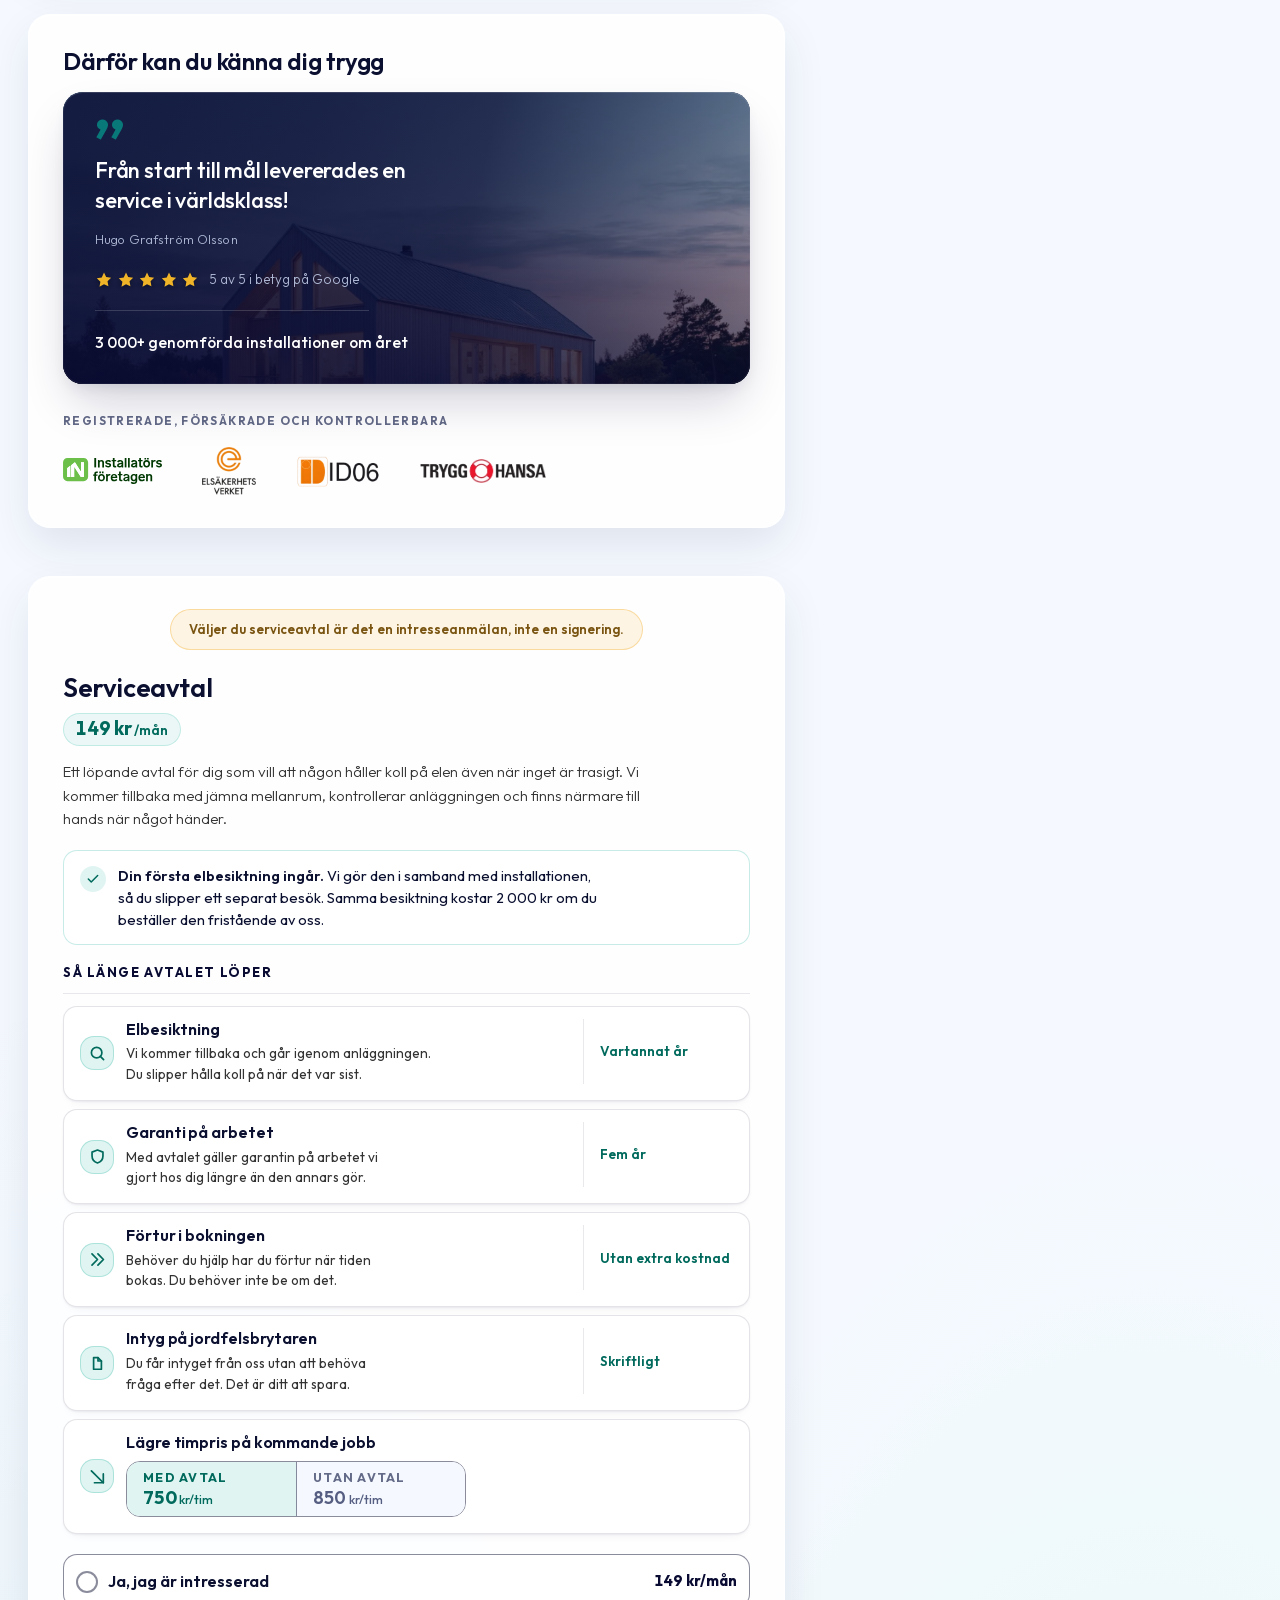
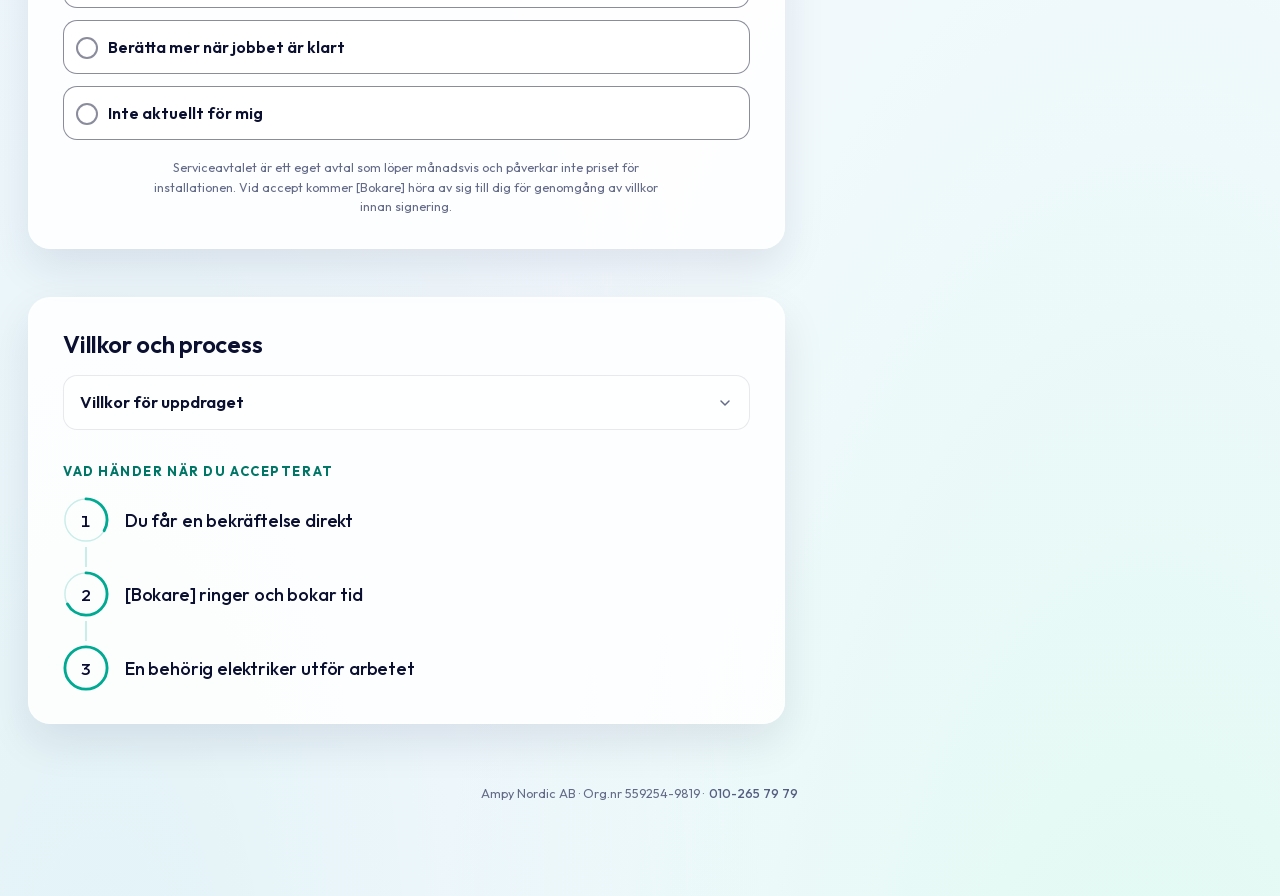
<file: r2-checkouten/index.html>
<!DOCTYPE html>
<html lang="sv">
<head>
  <meta charset="UTF-8">
  <meta name="viewport" content="width=device-width, initial-scale=1.0">
  <title>Din offert från Ampy</title>
  <meta name="robots" content="noindex, nofollow">
  <meta name="referrer" content="no-referrer">
  <!-- Fonten upptäcktes först när shared.css var parsad, alltså en tredje
       seriell tur och retur. När den landade flyttades allt under rubriken
       22 px (uppmätt docH 4585 -> 4607). Preload startar den direkt. -->
  <link rel="preload" href="../assets/fonts/Outfit-latin.woff2" as="font" type="font/woff2" crossorigin>
  <link rel="stylesheet" href="../assets/tokens.css">
  <link rel="stylesheet" href="../assets/shared.css">
  <style>@media (max-width: 1139px) { html { scroll-behavior: auto; } }</style>
  <style>
    /* »Checkouten« v2 — innehåll vänster, sticky summeringspanel höger.
       Mobil: sticky bottenbar med engångstotalen. */
    .co-shell { max-width: 1280px; margin-inline: auto; padding: 0 clamp(10px, 2.5vw, 28px) 40px; }
    .co-top {
      background: var(--card-glass); border: 1px solid var(--card-border);
      border-radius: 18px; margin-top: clamp(10px, 2vw, 24px);
      -webkit-backdrop-filter: blur(14px); backdrop-filter: blur(14px);
      box-shadow: var(--shadow-1);
    }
    /* Glaset kostar en backdrop-sampling per ruta men ligger över en mjuk
       gradient, där suddet inte syns. På mobil väger det inte upp. */
    @media (max-width: 1139px) {
      .co-top { -webkit-backdrop-filter: none; backdrop-filter: none; background: rgba(255,255,255,.86); }
    }
    .co-layout {
      display: grid; grid-template-columns: minmax(0, 1fr);
      /* row-gap måste vara samma 48px som .co-main använder mellan sina kort,
         annars läser panelen ihop med serviceavtalskortet ovanför: uppmätt
         18px över och 66px under mot 48px mellan alla andra kort. 32 ligger
         på skalan, 36 gör det inte. */
      row-gap: 48px; column-gap: 32px; margin-top: 48px;
      align-items: start;
    }
    /* Tvåspalten tänder vid 1140, inte 980: vid 980 blev panelen 46 % av bredden
       och arbetsbeskrivningen — sidans viktigaste innehåll — fick en 211px spalt
       som bröt på 10-30 tecken per rad (uppmätt). */
    @media (min-width: 1140px) {
      .co-layout { grid-template-columns: minmax(0, 1fr) clamp(420px, 34vw, 470px); }
      .co-a { grid-column: 1; grid-row: 1; }
      .co-b { grid-column: 1; grid-row: 2; }
      /* Panelen är sticky med ett eget takhöjd + scrollområde.
         TIDIGARE BUGG 1: panelen hade max-height OCH acceptzonen var
         position:sticky;bottom:0. Acceptzonen innehåller utfällningspanelerna,
         så det inre sticky-blocket växte och la sig OVANPÅ totalen.
         Den inre stickyn är borta (grep "sticky" i shared.css ger noll regler).
         TIDIGARE BUGG 2: att bara ta bort takhöjden räckte inte. position:sticky
         med enbart `top` pinnar ÖVERKANTEN; blir kortet högre än viken kommer
         underkanten aldrig fram. Uppmätt 1440x800 med "Avböj offert" utfälld:
         kortet 1036px mot vy 800px, och "Skicka svar" stod still 152px under
         viken tills de sista 231px av sidans scroll (synlig först vid y=2580
         av 2811). Kunden såg skälen, kryssade i ett, och hittade aldrig knappen.
         Takhöjd + egen scroll löser det. INGEN overscroll-behavior: contain —
         den låser sidans scroll när pekaren råkar stå över panelen. */
      .co-panel {
        grid-column: 2; grid-row: 1 / span 2; align-self: start;
        position: sticky; top: 24px;
        max-height: calc(100vh - 48px);
        max-height: calc(100dvh - 48px);
        overflow-y: auto;
      }
      /* ...men nästlad scroll DUGER INTE i den interaktiva vägen. Med enbart
         takhöjd hamnade "Avböj offerten" under panelens EGEN vik i stället
         (uppmätt 1440x800: knappen på y=839 mot panelens underkant 776, synlig
         i 0 % av sidans scroll), och kunden skulle behöva hitta en overlay-
         scrollbar inuti ett kort. När en utfällningspanel är öppen släpper
         kortet stickyn helt och scrollar med sidan som allt annat. Takhöjden
         ovan står kvar som skydd för korta fönster i grundläget, där kortet
         bara är 524px och aldrig behöver inre scroll. */
      .co-panel.is-expanded {
        position: static;
        max-height: none;
        overflow: visible;
      }
    }
    /* Under tvåspalten ska panelen inte bli en 690px lång prickrad.
       OBS: `width: 100%` är INTE valfri här. Panelen bär
       `container-type: inline-size`, och ett grid-item med `contain: inline-size`
       + `margin-inline: auto` slutar sträckas och krymper till sitt innehåll —
       uppmätt 38px i stället för 370px, dvs. hela summeringen och accept-knappen
       oläsbara på mobil. Explicit bredd återställer sträckningen. */
    @media (max-width: 1139px) {
      .co-panel { width: 100%; max-width: 560px; margin-inline: auto; }
    }
    /* sektionsbytet måste vara STÖRRE än största interna avstånd (var 24 mot 32) */
    .co-main { display: flex; flex-direction: column; gap: 48px; }
    .co-b { margin-top: 0; }
    .co-card {
      /* ingen backdrop-filter på stora innehållskort – GPU-risk på mobil i den ytstorleken */
      background: rgba(255, 255, 255, 0.85); border: 1px solid var(--card-border);
      border-radius: var(--r-lg);
      box-shadow: 0 18px 44px rgba(9,11,50,.09), inset 0 1px 0 rgba(255,255,255,.6);
      padding: clamp(20px, 3vw, 32px) clamp(18px, 3.2vw, 34px);
    }
    /* summeringspanelen – vitt kvittokort */
    .co-panel {
      background: #fff; border: 1px solid var(--line-strong); border-radius: var(--r-lg);
      box-shadow: var(--shadow-2);
      padding: clamp(20px, 2.4vw, 28px) clamp(18px, 2.2vw, 26px);
      display: flex; flex-direction: column;
    }
    .co-panel .of-accept { margin-top: 20px; }
    /* mobil sticky bottenbar */
    .co-bar {
      position: fixed; left: 0; right: 0; bottom: 0; z-index: 40;
      display: flex; align-items: center; gap: 14px;
      padding: 10px max(14px, env(safe-area-inset-left)) max(10px, env(safe-area-inset-bottom));
      /* Ingen backdrop-filter. Baren är position:fixed, så webbläsaren fick
         sampla om och sudda bakgrunden vid VARJE scrollruta. Det är den
         enskilt dyraste raden på mobil. Bakgrunden är ändå nästan opak
         (.94), så skillnaden är knappt synlig medan kostnaden är stor. */
      background: rgba(255,255,255,.97);
      border-top: 1px solid var(--line-strong);
      box-shadow: 0 -8px 24px rgba(9,11,50,.10);
      /* transition ägs av shared.css (.co-bar), som även fördröjer
         visibility-växlingen. Deklareras den om här vinner den senare
         regeln och baren blinkar bort i stället för att glida ut. */
      transform: translateY(110%);
    }
    .co-bar.visible { transform: none; }
    .co-bar__total { display: flex; flex-direction: column; line-height: 1.2; }
    .co-bar__total small { font-size: 11px; font-weight: 600; letter-spacing: .1em; text-transform: uppercase; color: var(--muted); }
    .co-bar__total strong { font-size: 19px; font-weight: 700; color: var(--navy); font-variant-numeric: tabular-nums; white-space: nowrap; }
    .co-bar__total .b-mo { display: none; font-size: 11.5px; font-weight: 500; color: var(--teal-ink); }
    .co-bar__total .b-mo.visible { display: block; }
    /* padding 18 -> 12 px: när serviceavtalet valdes tände månadsraden och
       knappen fick 194,7 px vid 390. Etiketten bryter under 158,7 px. */
    .co-bar .of-btn-primary { flex: 1; min-height: 50px; padding: 9px 12px; font-size: 15.5px; }
    /* Utgången offert: baren visade fortfarande priset och en död acceptknapp
       (pointer-events:none räcker inte, länken låg kvar i tab-ordningen och
       annonserades som aktiv). display:none tar bort den ur trädet. */
    .co-bar__expired { display: none; flex: 1; min-height: 50px; font-size: 14.5px; text-align: center; }
    body.is-expired .co-bar__total,
    body.is-expired .co-bar .of-btn-primary { display: none; }
    body.is-expired .co-bar__expired { display: inline-flex; }
    /* Vid 320 äter månadsraden upp barens bredd: .co-bar__total mäter 129,2 px
       och knappen får 148,8 px mot de ~159 px etiketten behöver, så
       "Granska och acceptera" bryter till två rader och baren växer till
       76,2 px. 12 och 8 ligger på spacingskalan. */
    @media (max-width: 359px) {
      .co-bar { gap: 12px; padding-inline: 8px; }
      .co-bar .of-btn-primary { font-size: 14px; padding: 9px 8px; }
    }
    @media (min-width: 1140px) { .co-bar { display: none; } }
    /* baren mäter 71px (2 rader), 76px (3 rader) och ~100px med iOS safe-area */
    body { padding-bottom: calc(88px + env(safe-area-inset-bottom, 0px)); }
    @media (min-width: 1140px) { body { padding-bottom: 0; } }
    .co-sub { margin-top: 32px; }
    /* underrubrik inne i ett kort — måste vara MINDRE än kortets h2 (24px) */
    .of-h3 { font-size: 17px; font-weight: 600; letter-spacing: -.005em; color: var(--ink); line-height: 1.3; margin-bottom: 14px; }
  </style>
</head>
<body>
<div class="co-shell">

  <!-- toppanel — ingen sajtnav, inga exits -->
  <header class="of-top co-top">
    <img class="of-top__logo" src="../assets/ampy-logo-dark.png" alt="Ampy" width="1600" height="468">
    <div class="of-top__meta">
      <span class="of-pill">Offert <span data-oa="offert.referens">#2026-0187</span></span>
      <span class="of-top__valid" data-oa="offert.giltig_till_kort">Gäller t.o.m. 16 sep 2026</span>
    </div>
  </header>

  <!-- Utgången offert: den befintliga rutan låg 79 % ner i dokumentet, efter att
       kunden konfigurerat färdigt. Samma besked högst upp, före allt annat. -->
  <div class="of-expired" role="status" style="margin-top:16px;">
    Den här offerten gick ut den <span data-oa="offert.gick_ut_lang">16 september 2026</span> och kan inte längre accepteras. Ring oss på <a href="tel:+46102657979" class="nb">010-265 79 79</a> så tar vi fram en uppdaterad.
  </div>

  <main class="co-layout" id="innehall">
    <div class="co-main co-a">

      <!-- 1 · hälsning + bokaren -->
      <section class="co-card of-greet" aria-labelledby="greet-h">
        <!-- [name] och [Bokare] är sammanslagningsfält: CRM:et fyller dem per offert. -->
        <h1 id="greet-h">Hej <span data-oa="kund.fornamn">[name]</span>, här kommer din offert!</h1>
        <p class="of-lede">Allt innehåll du behöver för att bestämma dig står på den här sidan. Inget är bindande förrän du själv accepterar.</p>
        <div class="of-signed">
          <span class="of-signed__avatar">
            <!-- [BOKARBILD] bokarens profilbild kommer per offert. Silhuetten är
                 platshållaren; saknas foto men finns namn kan initialerna av
                 [Bokare] renderas här i stället (.of-initials finns kvar i CSS). -->
            <svg class="of-avatar-fallback" data-oa-photo="bokare.profilbild_url" viewBox="0 0 24 24" aria-hidden="true"><circle cx="12" cy="8.5" r="3.6"/><path d="M4.8 20.4c.6-3.9 3.6-6 7.2-6s6.6 2.1 7.2 6"/></svg>
            <span class="of-signed__verify" aria-hidden="true"><svg viewBox="0 0 24 24"><path d="M20 6L9 17l-5-5"/></svg></span>
          </span>
          <span class="of-signed__who"><span data-oa="bokare.namn">[Bokare]</span><small>Har räknat på ditt jobb</small></span>
        </div>
      </section>

      <!-- 2 · det här gör vi -->
      <section class="co-card" aria-labelledby="work-h">
        <h2 class="of-h2" id="work-h">Det här gör vi</h2>
        <ul class="of-work" data-oa-list="offert.arbetsbeskrivning">
          <li>
            <span class="w-check" aria-hidden="true"><svg viewBox="0 0 24 24"><path d="M20 6L9 17l-5-5"/></svg></span>
            <div><h3>Demontering av din gamla elcentral</h3></div>
          </li>
          <li>
            <span class="w-check" aria-hidden="true"><svg viewBox="0 0 24 24"><path d="M20 6L9 17l-5-5"/></svg></span>
            <div><h3>Installation av två modulkapslingar (2×13)</h3></div>
          </li>
          <li>
            <span class="w-check" aria-hidden="true"><svg viewBox="0 0 24 24"><path d="M20 6L9 17l-5-5"/></svg></span>
            <div>
              <h3>Två jordfelsbrytare</h3>
              <p>Huset delas upp på två jordfelsbrytare i stället för en. Vid ett jordfel blir aldrig hela huset strömlöst.</p>
            </div>
          </li>
          <li>
            <span class="w-check" aria-hidden="true"><svg viewBox="0 0 24 24"><path d="M20 6L9 17l-5-5"/></svg></span>
            <div>
              <h3>Personskyddsautomat för kyl och frys</h3>
              <p>Egen säkring med inbyggt jordfelsskydd. Kyl och frys står kvar även vid jordfel i andra delar av anläggningen.</p>
            </div>
          </li>
          <li>
            <span class="w-check" aria-hidden="true"><svg viewBox="0 0 24 24"><path d="M20 6L9 17l-5-5"/></svg></span>
            <div><h3>Uppdaterat gruppschema</h3></div>
          </li>
        </ul>
        <details class="of-material co-sub">
          <summary>
            Material som ingår
            <svg class="m-arrow" aria-hidden="true" width="16" height="16" viewBox="0 0 24 24" fill="none" stroke="currentColor" stroke-width="2.2" stroke-linecap="round" stroke-linejoin="round"><path d="M6 9l6 6 6-6"/></svg>
          </summary>
          <ul data-oa-list="offert.material">
            <li>2 st modulkapsling 2×13</li>
            <li>2 st jordfelsbrytare</li>
            <li>1 st personskyddsautomat 10 A</li>
            <li>1 st huvudbrytare</li>
            <li>Dvärgbrytare 10 A</li>
            <li>Dvärgbrytare 16 A</li>
            <li>Installationsmaterial</li>
            <li>Invändiga kopplingar och kabel</li>
            <li>Uppmärkning</li>
          </ul>
        </details>
      </section>

      <!-- 3 · forma ditt köp -->
      <!-- VALFRI SEKTION. Styrs av CRM-fältet offert.forma_ditt_kop (bool,
           default TRUE). Är den false tas hela sektionen bort ur DOM:en av
           offer-logic.js, och med den både tidsvalen och tillägget.
           Demo: lägg till ?forma=0 i URL:en. -->
      <section class="co-card" aria-labelledby="shape-h" data-section="forma">
        <h2 class="of-h2" id="shape-h">Forma ditt köp</h2>
        <h3 class="of-h3">När vill du ha jobbet gjort?</h3>
        <div class="of-tiers" role="radiogroup" aria-label="Installationstid">
          <div class="of-tier">
            <input type="radio" name="tid" value="express" id="tid-express">
            <label for="tid-express">
              <span class="t-radio" aria-hidden="true"></span>
              <span class="t-name">Express</span>
              <span class="t-price">+1 000 kr</span>
              <span class="t-date">24-48 timmar</span>
            </label>
          </div>
          <div class="of-tier">
            <input type="radio" name="tid" value="prioritet" id="tid-prio">
            <label for="tid-prio">
              <span class="t-radio" aria-hidden="true"></span>
              <span class="t-name">Prioritet</span>
              <span class="t-price">+700 kr</span>
              <span class="t-date">2-5 dagar</span>
            </label>
          </div>
          <div class="of-tier">
            <input type="radio" name="tid" value="standard" id="tid-standard" checked>
            <label for="tid-standard">
              <span class="t-radio" aria-hidden="true"></span>
              <span class="t-name">Standard</span>
              <span class="t-price free">+0 kr</span>
              <span class="t-date">5-14 dagar</span>
            </label>
          </div>
        </div>


        <!-- Chippet döljs när valet är +0 kr, så en aria-live där tiger när
             priset går NER. Totalen annonseras i stället från en egen
             sr-only-region. Mellanslagen nedan är U+00A0, byte-identiska med
             det kr() i offer-logic.js producerar, så guarden mot omläsning
             håller vid första render. -->
        <p class="sr-only" data-total-live role="status" aria-live="polite">Att betala 11 900 kr</p>
        <h3 class="of-h3 co-sub">Vill du lägga till något?</h3>
        <div class="of-addons">
          <div class="of-addon">
            <input type="checkbox" data-addon="timme" id="addon-timme">
            <label for="addon-timme">
              <span class="a-box" aria-hidden="true"><svg viewBox="0 0 24 24"><path d="M20 6L9 17l-5-5"/></svg></span>
              <span class="a-name">Extra arbetstimme på plats</span>
              <span class="a-price">+850 kr</span>
              <span class="a-desc">En timmes småfix medan elektrikern ändå är hemma hos dig, till exempel byte av vägguttag eller strömbrytare.</span>
            </label>
          </div>
        </div>

      </section>


      <section class="co-card" aria-labelledby="trust-h">
        <h2 class="of-h2" id="trust-h">Därför kan du känna dig trygg</h2>

        <!-- Beviskortet, portat 1:1 från energikalkylatorns trust-block (ägargodkänt).
             div, inte aside: en <aside> här blev en andra, namnlös
             complementary-landmark inuti en redan namngiven region. -->
        <div class="trust">
          <div class="trust-photo" role="img" aria-label="Ett upplyst villahem i skymningen"></div>
          <div class="trust-veil" aria-hidden="true"></div>
          <div class="trust-inner">
            <blockquote class="trust-quote">
              <span class="trust-mark" aria-hidden="true">&#8221;</span>
              <p>Från start till mål levererades en service i världsklass!</p>
              <cite class="trust-cite">Hugo Grafström Olsson</cite>
            </blockquote>
            <div class="trust-rating">
              <span class="trust-stars" aria-hidden="true"><svg viewBox="0 0 24 24" aria-hidden="true"><path d="M12 2l2.9 6.1 6.6.9-4.8 4.7 1.2 6.6L12 17.8 6 21l1.2-6.6L2.4 9.7l6.6-.9z"/></svg><svg viewBox="0 0 24 24" aria-hidden="true"><path d="M12 2l2.9 6.1 6.6.9-4.8 4.7 1.2 6.6L12 17.8 6 21l1.2-6.6L2.4 9.7l6.6-.9z"/></svg><svg viewBox="0 0 24 24" aria-hidden="true"><path d="M12 2l2.9 6.1 6.6.9-4.8 4.7 1.2 6.6L12 17.8 6 21l1.2-6.6L2.4 9.7l6.6-.9z"/></svg><svg viewBox="0 0 24 24" aria-hidden="true"><path d="M12 2l2.9 6.1 6.6.9-4.8 4.7 1.2 6.6L12 17.8 6 21l1.2-6.6L2.4 9.7l6.6-.9z"/></svg><svg viewBox="0 0 24 24" aria-hidden="true"><path d="M12 2l2.9 6.1 6.6.9-4.8 4.7 1.2 6.6L12 17.8 6 21l1.2-6.6L2.4 9.7l6.6-.9z"/></svg></span>
              <span class="trust-rating-txt">5 av 5 i betyg på Google</span>
            </div>
            <div class="trust-divider" aria-hidden="true"></div>
            <p class="trust-stat">3&nbsp;000+ genomförda installationer om året</p>
          </div>
        </div>

        <div class="of-certrow">
          <p class="c-eyebrow">Registrerade, försäkrade och kontrollerbara</p>
          <div class="c-row">
            <img class="logo-if" src="../assets/installatorsforetagen.svg" width="719" height="188" loading="lazy" decoding="async" alt="Installatörsföretagen">
            <img class="logo-els" src="../assets/elsakerhetsverket.webp" width="162" height="144" loading="lazy" decoding="async" alt="Elsäkerhetsverket">
            <img class="logo-id06" src="../assets/id06.webp" width="250" height="96" loading="lazy" decoding="async" alt="ID06">
            <img class="logo-th" src="../assets/trygg-hansa.webp" width="295" height="56" loading="lazy" decoding="async" alt="Trygg-Hansa">
          </div>
        </div>
      </section>

      <!-- 5 · serviceavtalet — egen sektion, allt innehåll [FELIX]-gated -->
      <section class="co-card of-svc" aria-labelledby="svc-h">
        <p class="of-draftband">Väljer du serviceavtal är det en intresseanmälan, inte en signering.</p>
        <div class="of-svc__head">
          <h2 id="svc-h">Serviceavtal</h2>
          <p class="of-svc__price"><span class="p-amt">149 kr</span><span class="p-per">/mån</span></p>
          <p class="of-svc__intro">Ett löpande avtal för dig som vill att någon håller koll på elen även när inget är trasigt. Vi kommer tillbaka med jämna mellanrum, kontrollerar anläggningen och finns närmare till hands när något händer.</p>
        </div>

        <div class="of-svc__anchor">
          <span class="a-ico" aria-hidden="true"><svg viewBox="0 0 24 24"><path d="M20 6L9 17l-5-5"/></svg></span>
          <span class="a-txt"><strong>Din första elbesiktning ingår.</strong> Vi gör den i samband med installationen, så du slipper ett separat besök. Samma besiktning kostar 2 000 kr om du beställer den fristående av oss.</span>
        </div>

        <div class="of-svc__ingar">
          <p class="ig-cap">Så länge avtalet löper</p>

          <ul class="ig-list" role="list" aria-label="Det här ingår så länge serviceavtalet löper">
            <li class="ig-item">
              <span class="ig-ico" aria-hidden="true"><svg viewBox="0 0 24 24"><path d="M10.8 3.4a7.4 7.4 0 1 0 0 14.8 7.4 7.4 0 1 0 0-14.8"/><path d="M16 16 20.6 20.6"/></svg></span>
              <span class="ig-t">Elbesiktning</span>
              <span class="ig-s">Vartannat år</span>
              <span class="ig-b">Vi kommer tillbaka och går igenom anläggningen. Du slipper hålla koll på när det var sist.</span>
            </li>

            <li class="ig-item">
              <span class="ig-ico" aria-hidden="true"><svg viewBox="0 0 24 24"><path d="M12 2.9 4.3 5.8v5.5c0 4.4 3.1 8.4 7.7 9.8 4.6-1.4 7.7-5.4 7.7-9.8V5.8L12 2.9Z"/></svg></span>
              <span class="ig-t">Garanti på arbetet</span>
              <span class="ig-s">Fem år</span>
              <span class="ig-b">Med avtalet gäller garantin på arbetet vi gjort hos dig längre än den annars gör.</span>
            </li>

            <li class="ig-item">
              <span class="ig-ico" aria-hidden="true"><svg viewBox="0 0 24 24"><path d="M4.2 4.2 12 12l-7.8 7.8"/><path d="M12.6 4.2 20.4 12l-7.8 7.8"/></svg></span>
              <span class="ig-t">Förtur i bokningen</span>
              <span class="ig-s">Utan extra kostnad</span>
              <span class="ig-b">Behöver du hjälp har du förtur när tiden bokas. Du behöver inte be om det.</span>
            </li>

            <li class="ig-item">
              <span class="ig-ico" aria-hidden="true"><svg viewBox="0 0 24 24"><path d="M6.5 3.7h6.2l4.8 4.8v11.6H6.5z"/><path d="M12.7 3.7v4.8h4.8"/></svg></span>
              <span class="ig-t">Intyg på jordfelsbrytaren</span>
              <span class="ig-s">Skriftligt</span>
              <span class="ig-b">Du får intyget från oss utan att behöva fråga efter det. Det är ditt att spara.</span>
            </li>

            <li class="ig-item ig-item--pris">
              <span class="ig-ico" aria-hidden="true"><svg viewBox="0 0 24 24"><path d="M3.4 4.0 20.2 20.8"/><path d="M7.7 20.8h12.5v-12.5"/></svg></span>
              <span class="ig-t">Lägre timpris på kommande jobb</span>
              <span class="ig-fig">
                <span class="ig-f ig-f--med"><span class="ig-fl">Med avtal</span>
                <span class="ig-fv">750 <span class="ig-fu">kr/tim</span></span></span>
                <span class="ig-f ig-f--utan"><span class="ig-fl">Utan avtal</span>
                <span class="ig-fv">850 <span class="ig-fu">kr/tim</span></span></span>
              </span>
                    </li>
          </ul>
        </div>

        <div class="of-svc__optin of-addons" role="radiogroup" aria-label="Serviceavtal">
          <div class="of-addon">
            <input type="radio" name="svc" value="ja" id="svc-optin">
            <label for="svc-optin">
              <span class="a-box a-radio" aria-hidden="true"></span>
              <span class="a-name">Ja, jag är intresserad</span>
              <span class="a-price">149 kr/mån</span>
            </label>
          </div>
          <div class="of-addon">
            <input type="radio" name="svc" value="senare" id="svc-later">
            <label for="svc-later">
              <span class="a-box a-radio" aria-hidden="true"></span>
              <span class="a-name">Berätta mer när jobbet är klart</span>
              <span class="a-price"></span>
            </label>
          </div>
          <div class="of-addon">
            <input type="radio" name="svc" value="nej" id="svc-no">
            <label for="svc-no">
              <span class="a-box a-radio" aria-hidden="true"></span>
              <span class="a-name">Inte aktuellt för mig</span>
              <span class="a-price"></span>
            </label>
          </div>
        </div>
        <p class="of-svc__fine">Serviceavtalet är ett eget avtal som löper månadsvis och påverkar inte priset för installationen. Vid accept kommer <span data-oa="bokare.namn">[Bokare]</span> höra av sig till dig för genomgång av villkor innan signering.</p>
      </section>

      <!-- 6 · villkor, ändring, avböj, nästa steg -->
    </div>

    <!-- Summeringspanelen ligger mellan co-a och co-b i DOM:en. På mobil hamnar
         kvittot och accepten därmed efter serviceavtalet och före Villkor och
         process, vilket är den ordning ägaren bad om. På desktop spänner panelen
         båda raderna i högerspalten och är sticky. -->
    <!-- section, inte aside: de tre bindande knapparna (acceptera, fråga,
         avböj) låg i en complementary-landmark, dvs. märkta som sidoinnehåll.
         tabindex="-1" gör dessutom att bottenbarens #summering-länk faktiskt
         flyttar fokus hit. -->
    <section class="co-panel of-receipt" id="summering" aria-labelledby="price-h" tabindex="-1">
      <h2 class="p-cap" id="price-h">Din summering</h2>

      <!-- Grundraden bär en GENERISK etikett. Den var tidigare jobbets egen
           beskrivning ("Byte av elcentral"), vilken varierar per offert och
           därför är svår att mappa i CRM:et. "Komplett arbete" är samma post
           för varje offert; bara beloppet byts. -->
      <div class="r-row">
        <span class="lbl">Komplett arbete</span>
        <span class="dots" aria-hidden="true"></span>
        <span class="amt" data-base-amt>11 900 kr</span>
      </div>
      <div class="r-row addon-row" data-tier-row>
        <span class="lbl" data-tier-label>Installationstid</span>
        <span class="dots" aria-hidden="true"></span>
        <span class="amt" data-tier-amt></span>
      </div>
      <div class="r-row addon-row" data-addon-row="timme">
        <span class="lbl">Extra arbetstimme</span>
        <span class="dots" aria-hidden="true"></span>
        <span class="amt">+ 850 kr</span>
      </div>

      <div class="r-total">
        <span class="t-label">Att betala</span>
        <span class="amt" data-total>11 900 kr</span>
        <span class="t-vat">inkl. moms, efter ROT-avdrag</span>
      </div>

      <p class="of-price-note" style="margin-top:16px;">
        <svg viewBox="0 0 24 24" aria-hidden="true"><circle cx="12" cy="12" r="9"/><path d="M12 8v5M12 16.5v.5"/></svg>
        <span>Behöver vi göra något utöver offerten frågar vi dig först.</span>
      </p>

      <!-- Serviceavtalet är en intresseanmälan, inte en post i summan. Egen yta,
           eget språk, aldrig ett plustecken och aldrig inne i engångstotalen. -->
      <div class="r-monthly" data-monthly>
        <div class="m-top">
          <span class="m-label">Serviceavtal</span>
          <span class="m-amt">149 kr/mån</span>
        </div>
        <p class="m-note">Du binder dig inte här. <span data-oa="bokare.namn">[Bokare]</span> går igenom villkoren med dig innan något signeras.</p>
      </div>

      <div class="of-expired" style="margin-top:14px;" role="status">
        Den här offerten gick ut den <span data-oa="offert.gick_ut_lang">16 september 2026</span> och kan inte längre accepteras. Ring oss på <a href="tel:+46102657979" class="nb">010-265 79 79</a> så tar vi fram en uppdaterad.
      </div>

      <div class="of-accept">
        <button class="of-btn-primary" type="button" data-accept aria-disabled="false">Acceptera offert</button>
          <button class="of-btn-secondary" type="button" id="change-btn" aria-expanded="false" aria-controls="change-panel">Fråga eller ändra något</button>
          <div class="of-change" id="change-panel">
            <label for="change-text" class="sr-only">Din fråga eller ändring</label>
            <textarea id="change-text" placeholder="Till exempel: Kan ni även dra fram ett uttag i garaget?"></textarea>
            <button class="of-btn-send" type="button" data-send-change>
              <span>Skicka till <span data-oa="bokare.namn">[Bokare]</span></span>
              <svg viewBox="0 0 24 24" aria-hidden="true" width="17" height="17"><path d="M4 12h15M13 6l6 6-6 6"/></svg>
            </button>
            <p class="c-hint" role="status"></p>
          </div>
          <button class="of-btn-tertiary" type="button" id="decline-btn" aria-expanded="false" aria-controls="decline-panel">Avböj offert</button>
          <!-- Skälvalet är hela poängen med avböj-vägen: det skiljer "för dyrt"
               (→ delbetalning) från "fel tid" (→ återkontakt) från "valde annan"
               (→ konkurrensbild). Allt frivilligt, ingen confirmshaming. -->
          <div class="of-change" id="decline-panel">
            <p class="c-hint" style="margin-bottom:10px;">Vill du berätta varför?</p>
            <div class="of-reasons" role="group" aria-label="Skäl att avböja">
              <label><input type="radio" name="avbojskal" value="pris"> Priset passade inte</label>
              <label><input type="radio" name="avbojskal" value="tid"> Tidpunkten passar inte</label>
              <label><input type="radio" name="avbojskal" value="annan"> Vi valde en annan firma</label>
              <label><input type="radio" name="avbojskal" value="behov"> Vi behöver inte jobbet längre</label>
              <label><input type="radio" name="avbojskal" value="ovrigt"> Övrigt</label>
            </div>
            <label for="decline-text" class="sr-only">Något mer du vill säga (frivilligt)</label>
            <textarea id="decline-text" placeholder="Något mer du vill säga? (frivilligt)" style="margin-top:12px;min-height:80px;"></textarea>
            <button class="of-btn-send" type="button" data-send-decline>
              <span>Avböj offerten</span>
              <svg viewBox="0 0 24 24" aria-hidden="true" width="17" height="17"><path d="M4 12h15M13 6l6 6-6 6"/></svg>
            </button>
          </div>
      </div>
    </section>

    <div class="co-main co-b">
      <section class="co-card" aria-labelledby="legal-h">
        <h2 class="of-h2" id="legal-h">Villkor och process</h2>
        <details class="of-legal">
          <summary>
            Villkor för uppdraget
            <svg class="m-arrow" aria-hidden="true" width="16" height="16" viewBox="0 0 24 24" fill="none" stroke="currentColor" stroke-width="2.2" stroke-linecap="round" stroke-linejoin="round"><path d="M6 9l6 6 6-6"/></svg>
          </summary>
          <div class="l-body">
            <p class="l-unique" data-oa="bokare.villkorstext">[Bokarens text om just det här uppdraget läggs in här.]</p>
            <p><a class="of-terms-link" href="https://ampy.se/kopvillkor" target="_blank" rel="noopener">Läs våra allmänna köpvillkor</a></p>
          </div>
        </details>

        <div class="co-sub">
          <h3 class="of-eyebrow">Vad händer när du accepterat</h3>
          <ol class="of-steps of-steps--arc">
          <li class="of-step">
            <span class="n" aria-hidden="true"><svg class="mark" viewBox="0 0 48 48" fill="none"><circle class="trk" cx="24" cy="24" r="22" stroke-width="2"/><circle class="arc" cx="24" cy="24" r="22" stroke-width="2" stroke-linecap="round" stroke-dasharray="46.08 92.15" transform="rotate(-90 24 24)"/></svg><span class="d">1</span></span>
            <h3>Du får en bekräftelse direkt</h3>
          </li>
          <li class="of-step">
            <span class="n" aria-hidden="true"><svg class="mark" viewBox="0 0 48 48" fill="none"><circle class="trk" cx="24" cy="24" r="22" stroke-width="2"/><circle class="arc" cx="24" cy="24" r="22" stroke-width="2" stroke-linecap="round" stroke-dasharray="92.15 46.08" transform="rotate(-90 24 24)"/></svg><span class="d">2</span></span>
            <h3><span data-oa="bokare.namn">[Bokare]</span> ringer och bokar tid</h3>
          </li>
          <li class="of-step">
            <span class="n" aria-hidden="true"><svg class="mark" viewBox="0 0 48 48" fill="none"><circle class="trk" cx="24" cy="24" r="22" stroke-width="2"/><circle class="arc" cx="24" cy="24" r="22" stroke-width="2" stroke-linecap="round" stroke-dasharray="138.23 0.00" transform="rotate(-90 24 24)"/></svg><span class="d">3</span></span>
            <h3>En behörig elektriker utför arbetet</h3>
          </li>
          </ol>
        </div>
      </section>
    </div>

  </main>

  <footer class="of-foot">
    Ampy Nordic AB · Org.nr 559254-9819 · <a href="tel:+46102657979" class="nb">010-265 79 79</a>
  </footer>
</div>

<!-- mobil sticky bottenbar -->
<div class="co-bar" id="co-bar" aria-hidden="true">
  <span class="co-bar__total">
    <small>Att betala</small>
    <strong data-total>11 900 kr</strong>
    <span class="b-mo" data-monthly>+ serviceavtal 149 kr/mån</span>
  </span>
  <a class="of-btn-primary" href="#summering">Granska och acceptera</a>
  <a class="of-btn-secondary co-bar__expired" href="tel:+46102657979">Offerten har gått ut. Ring 010-265 79 79</a>
</div>


<script>
  // Destinationer efter beslut.
  // Båda vägarna pekar nu RELATIVT, inom samma repo. Tidigare gick accepten
  // till en förhandsvisning på ett privatkonto utanför organisationen; den
  // länken överlevde inte flytten till Ampy-nordic.
  // [GAP] Produktions-URL:er sätts vid driftsättning. Sidorna ska ligga under
  // ampy.se med token-baserade adresser, inte på GitHub Pages.
  window.AMPY_OFFER_DEST = {
    accepterad: "../offert-accepterad/",
    avbojd: "../offert-avbojd/"
  };
</script>
<script src="../assets/offer-logic.js"></script>
<script>
  // Bottenbaren. IntersectionObserver mot hela panelen var opålitlig: panelen är
  // högre än viewporten på mobil, och baren blev liggande dold under de första
  // 2 000 px av sidan (uppmätt) — alltså utan total och utan väg till accepten
  // under hela läsningen. Nu en deterministisk kontroll mot ACCEPT-KNAPPEN:
  // syns den riktiga knappen behövs ingen genväg, annars ska baren finnas.
  (function () {
    var bar = document.getElementById("co-bar");
    var accept = document.querySelector(".co-panel [data-accept]");
    if (!bar || !accept) return;
    // Anropas direkt, inte via requestAnimationFrame: rAF pausas när sidan inte
    // är synlig, och baren blev då hängande i fel läge (samma fälla som gjorde
    // IntersectionObserver opålitlig här). En getBoundingClientRect per
    // scroll-event är billigt nog.
    // Tröskel: baren tänds inte förrän kunden passerat arbetsbeskrivningen.
    // Utan den var det andra en mobilkund såg en uppmaning att acceptera
    // 12 000 kr innan en enda rad om jobbet var läst.
    var work = document.getElementById("work-h");
    var oppnaPaneler = ["change-panel", "decline-panel"];
    // En ÖPPEN panel är inte samma sak som en PÅGÅENDE handling. Med enbart
    // .visible som grind försvann baren för gott: kunden som öppnade "Avböj
    // offert" bara för att läsa skälen, lät den stå och scrollade vidare, hade
    // därefter ingen väg till accepten (uppmätt: 1 041 px tillbaka uppåt).
    // Panelen räknas som pågående bara medan den upptar nedre halvan av
    // skärmen, där fingret är, och inte alls när den är avklarad.
    function nagonPanelOppen() {
      var vh = window.innerHeight || document.documentElement.clientHeight;
      return oppnaPaneler.some(function (id) {
        var el = document.getElementById(id);
        if (!el || !el.classList.contains("visible")) return false;
        if (el.classList.contains("is-done")) return false;
        var r = el.getBoundingClientRect();
        return r.top < vh && r.bottom > vh * 0.5;
      });
    }
    var senast = null;
    function sync() {
      var r = accept.getBoundingClientRect();
      var vh = window.innerHeight || document.documentElement.clientHeight;
      var acceptSyns = r.top < vh - 24 && r.bottom > 24;
      var passerat = !work || work.getBoundingClientRect().bottom < vh * 0.5;
      // Har kunden öppnat "Fråga eller ändra något" eller "Avböj offert" är hen
      // mitt i en annan handling. Att då skjuta upp en accept-uppmaning nerifrån
      // är störande och pekar åt fel håll.
      var show = passerat && !acceptSyns && !nagonPanelOppen();
      // Skriv bara när läget faktiskt ändras. Utan den här grinden ogiltig-
      // förklarades stilen på ett position:fixed-element vid varje scroll-event.
      if (show === senast) return;
      senast = show;
      bar.classList.toggle("visible", show);
      bar.setAttribute("aria-hidden", show ? "false" : "true");
    }
    // Scrollvägen samlas ihop till en gång per ruta. sync() gör två
    // getBoundingClientRect, alltså två framtvingade layoutberäkningar, och
    // scroll-event kan komma tätare än rutorna: på mobil blev det synligt hack.
    // rAF pausas när fliken är dold, men då scrollar heller ingen, och de
    // direkta anropen nedan (init, resize, render, panelklick) går utanför
    // kön så det gamla felet med fel starttillstånd inte kan återkomma.
    var koad = false;
    window.addEventListener("scroll", function () {
      if (koad) return;
      koad = true;
      requestAnimationFrame(function () { koad = false; sync(); });
    }, { passive: true });
    ["change-btn", "decline-btn"].forEach(function (id) {
      var b = document.getElementById(id);
      if (b) b.addEventListener("click", function () { setTimeout(sync, 0); });
    });
    // Bottenbarens länk var ett rent fragmenthopp, vilket lägger PANELENS
    // ÖVERKANT vid viewportens överkant. På korta telefoner hamnade
    // "Acceptera offert" då under viken: uppmätt 375x553 med tillval valda
    // låg knappen 45 px UNDER vikkanten. Ryms kortet toppställs det som förut,
    // annars rullas acceptknappen fram i stället.
    var barLank = bar.querySelector('a[href="#summering"]');
    var panel = document.getElementById("summering");
    if (barLank && panel) {
      barLank.addEventListener("click", function (e) {
        e.preventDefault();
        var vh = window.innerHeight || document.documentElement.clientHeight;
        if (panel.getBoundingClientRect().height <= vh - 48) panel.scrollIntoView({ block: "start" });
        else accept.scrollIntoView({ block: "end" });
        panel.focus({ preventScroll: true });
        // Utan detta ligger baren kvar ovanpå knappens nya läge.
        setTimeout(sync, 0);
      });
    }
    window.addEventListener("resize", sync);
    document.addEventListener("offer:render", sync);
    sync();
  })();</script>
</body>
</html>
</file>
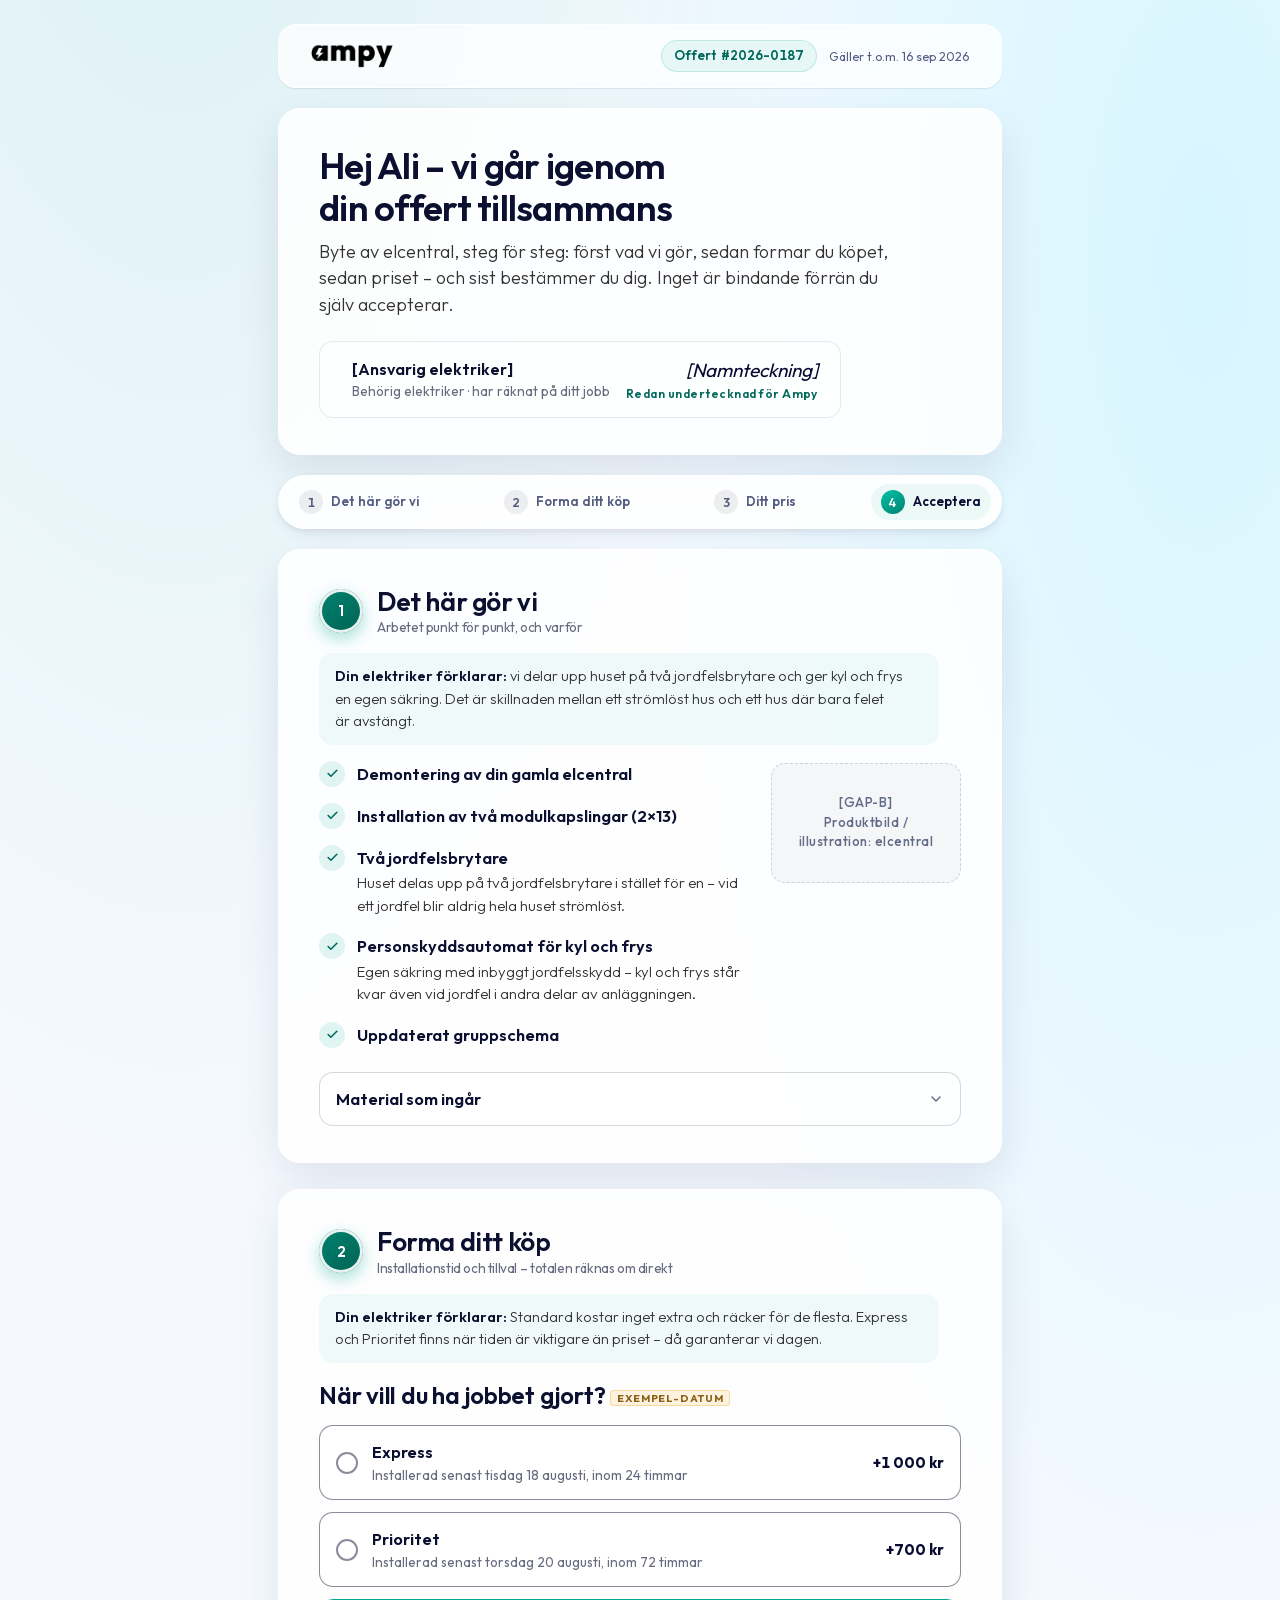
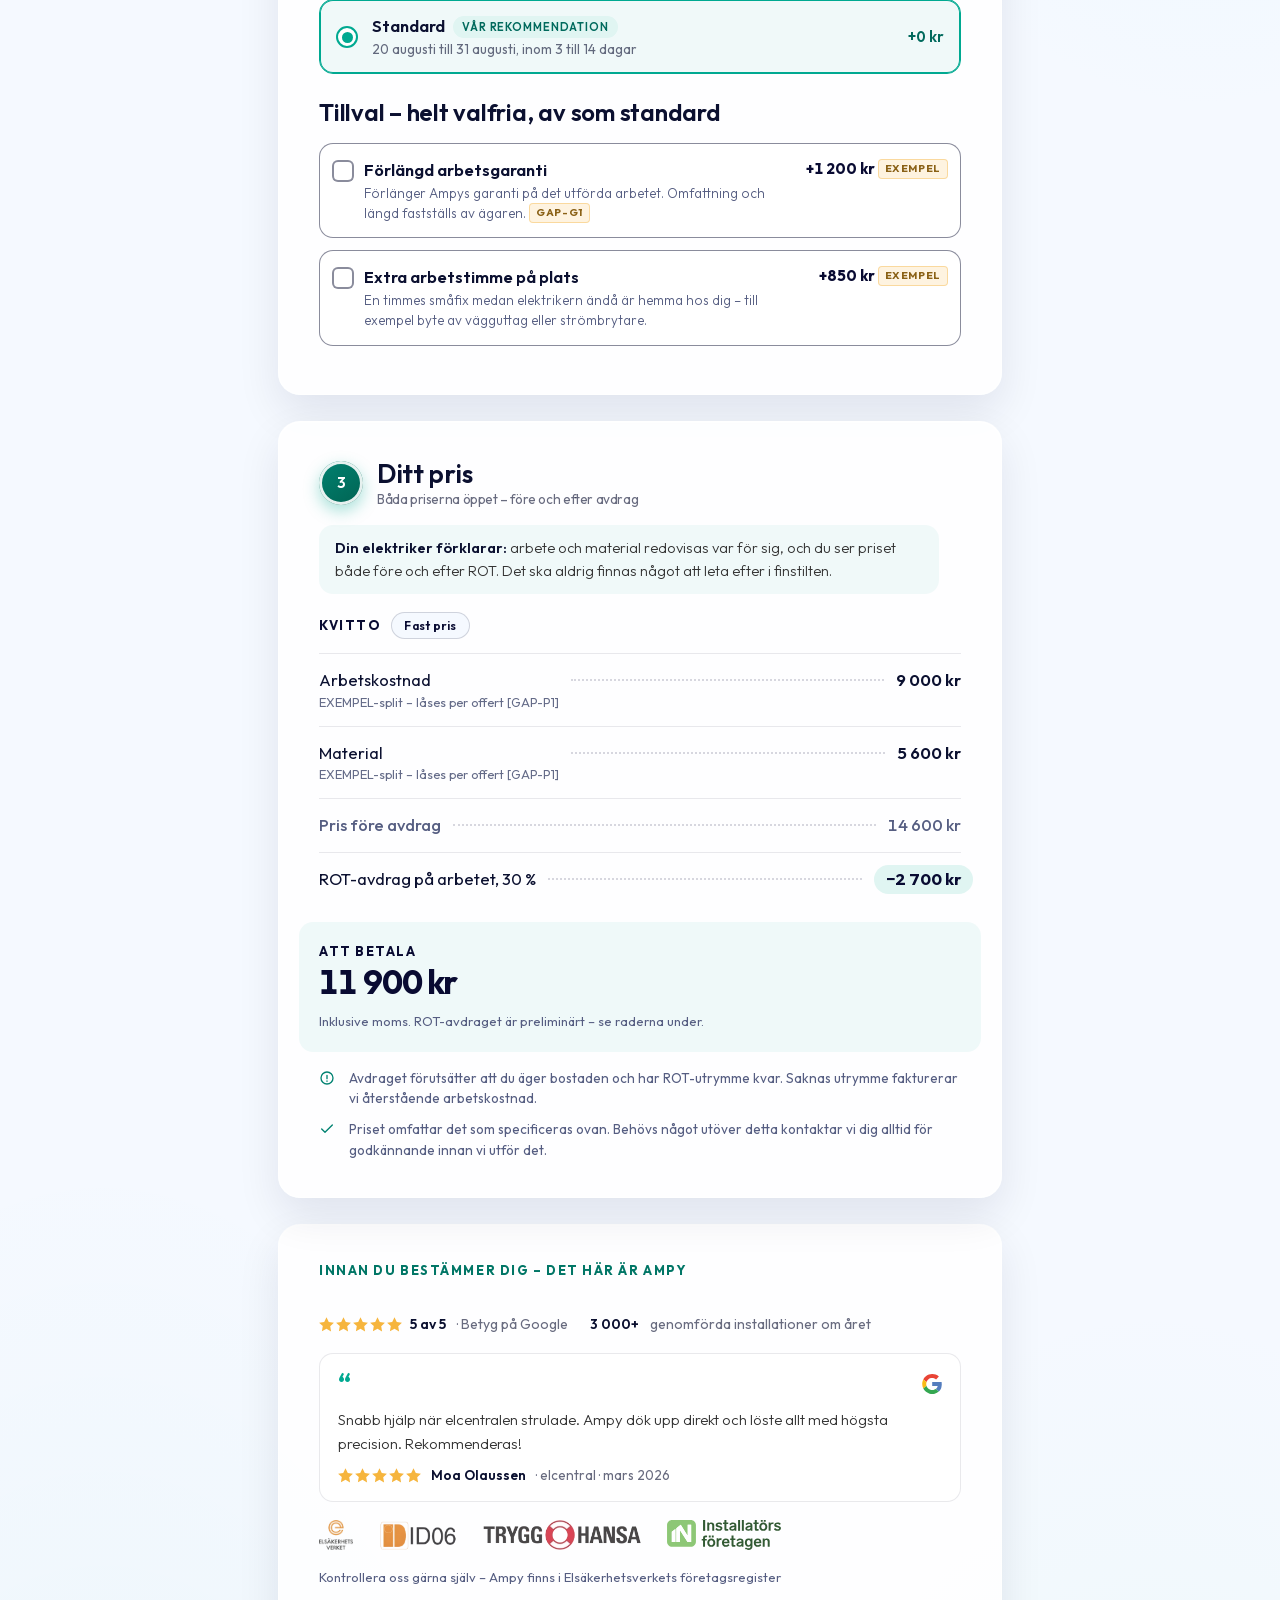
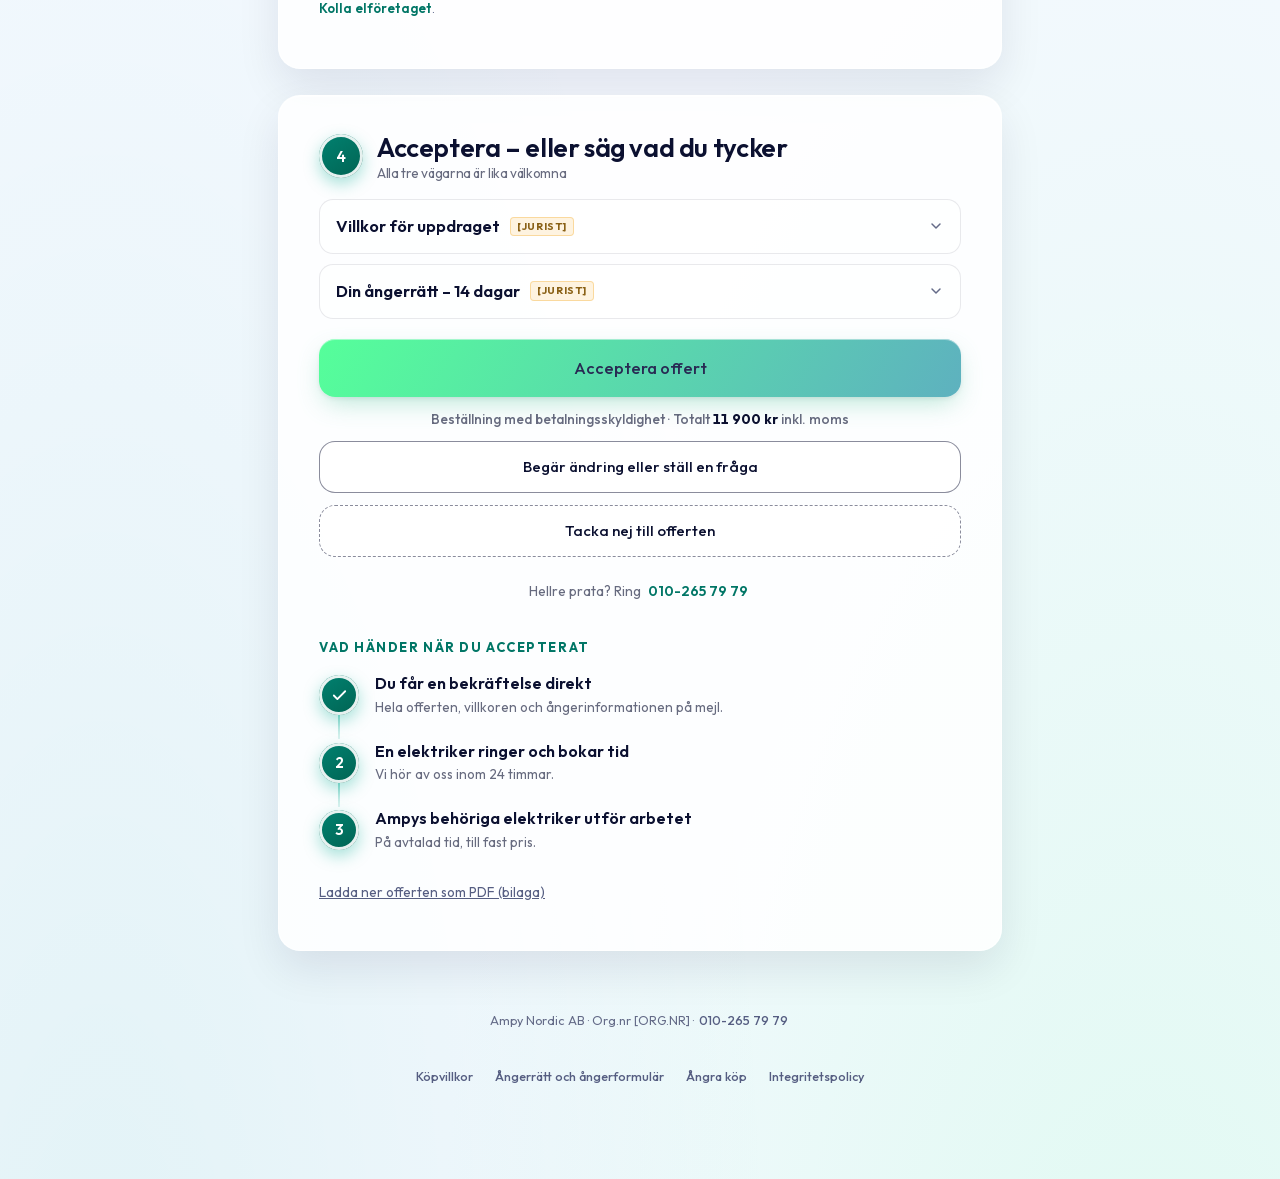
<file: r3-genomgangen/index.html>
<!DOCTYPE html>
<html lang="sv">
<head>
  <meta charset="UTF-8">
  <meta name="viewport" content="width=device-width, initial-scale=1.0">
  <title>Din offert – Ampy · Riktning 3 »Genomgången«</title>
  <meta name="robots" content="noindex, nofollow">
  <meta name="referrer" content="no-referrer">
  <!-- Fonten upptäcktes först när shared.css var parsad, alltså en tredje
       seriell tur och retur. När den landade flyttades allt under rubriken
       22 px (uppmätt docH 4585 -> 4607). Preload startar den direkt. -->
  <link rel="preload" href="../assets/fonts/Outfit-latin.woff2" as="font" type="font/woff2" crossorigin>
  <link rel="stylesheet" href="../assets/tokens.css">
  <link rel="stylesheet" href="../assets/shared.css">
  <style>
    /* Riktning 3 – »Genomgången«: elektrikern går igenom offerten med dig.
       Allt på EN sida, guidat av stegnumreringen 1-4 + förankrad stegindikator.
       Störst pedagogik, mest yta. Bär GAP-N1: BÅDA neka-vägarna ritade. */
    .gv-shell { max-width: 780px; margin-inline: auto; padding: 0 clamp(10px, 2.5vw, 28px) 40px; }
    .gv-top {
      background: var(--card-glass); border: 1px solid var(--card-border);
      border-radius: 18px; margin-top: clamp(10px, 2vw, 24px);
      -webkit-backdrop-filter: blur(14px); backdrop-filter: blur(14px);
      box-shadow: var(--shadow-1);
    }
    /* förankrad stegindikator */
    .gv-nav {
      position: sticky; top: 0; z-index: 30;
      margin: clamp(14px, 2vw, 20px) 0;
      background: rgba(255,255,255,.9);
      border: 1px solid var(--card-border); border-radius: 999px;
      -webkit-backdrop-filter: blur(12px); backdrop-filter: blur(12px);
      box-shadow: var(--shadow-2);
      display: flex; align-items: center; justify-content: space-between;
      padding: 8px 10px; gap: 4px;
    }
    .gv-nav a {
      display: inline-flex; align-items: center; gap: 8px;
      text-decoration: none; color: var(--muted); font-size: 13px; font-weight: 600;
      padding: 6px 10px; border-radius: 999px; min-height: 36px;
      transition: background .15s var(--ease), color .15s var(--ease);
    }
    .gv-nav a .n {
      width: 24px; height: 24px; border-radius: 50%; flex: none;
      display: grid; place-items: center; font-size: 12.5px; font-weight: 600;
      background: rgba(11,16,48,.07); color: var(--muted);
      transition: background .15s var(--ease), color .15s var(--ease);
      font-variant-numeric: tabular-nums;
    }
    .gv-nav a.active { color: var(--navy); background: rgba(0,169,145,.07); }
    .gv-nav a.active .n { background: linear-gradient(145deg, #00c2a6, #018271); color: #fff; }
    .gv-nav a .t { white-space: nowrap; }
    @media (max-width: 640px) { .gv-nav a .t { display: none; } .gv-nav { justify-content: center; gap: 10px; } }
    .gv-flow { display: flex; flex-direction: column; gap: clamp(16px, 2.2vw, 26px); }
    .gv-card {
      /* ingen backdrop-filter på stora innehållskort – GPU-risk på mobil i den ytstorleken */
      background: rgba(255, 255, 255, 0.85); border: 1px solid var(--card-border);
      border-radius: var(--r-lg);
      box-shadow: 0 18px 44px rgba(9,11,50,.09), inset 0 1px 0 rgba(255,255,255,.6);
      padding: clamp(22px, 3.2vw, 36px) clamp(18px, 3.6vw, 40px);
      scroll-margin-top: 76px;
    }
    .gv-stephead { display: flex; align-items: center; gap: 14px; margin-bottom: 18px; }
    .gv-stephead .of-node { width: 44px; height: 44px; }
    .gv-stephead h2 { font-size: clamp(20px, 1vw + 17px, 26px); font-weight: 600; letter-spacing: -.015em; color: var(--ink); line-height: 1.2; }
    .gv-stephead small { display: block; font-size: 13.5px; font-weight: 400; color: var(--ink-soft); margin-top: 2px; }
    .gv-sub { margin-top: 24px; }
    @media (min-width: 700px) {
      .gv-work-img { display: grid; grid-template-columns: 1fr 190px; gap: 20px; align-items: start; }
    }
    .gv-guide {
      background: rgba(0,169,145,.055); border-radius: var(--r-md);
      padding: 12px 16px;
      font-size: 14.5px; font-weight: 300; color: var(--body-ink); line-height: 1.55;
      margin-bottom: 18px; max-width: 62ch; text-wrap: pretty;
    }
    .gv-guide strong { font-weight: 600; color: var(--ink); }
  </style>
</head>
<body>
<div class="gv-shell">

  <!-- toppanel -->
  <header class="of-top gv-top">
    <img class="of-top__logo" src="../assets/ampy-logo-dark.png" alt="Ampy" width="1600" height="468">
    <div class="of-top__meta">
      <span class="of-pill">Offert #2026-0187</span>
      <span class="of-top__valid">Gäller t.o.m. 16 sep 2026</span>
    </div>
  </header>

  <!-- hälsning -->
  <section class="gv-card of-greet" style="margin-top: clamp(14px, 2vw, 20px);" aria-labelledby="greet-h">
    <h1 id="greet-h">Hej Ali – vi går igenom din offert tillsammans</h1>
    <p class="of-lede">Byte av elcentral, steg för steg: först vad vi gör, sedan formar du köpet, sedan priset – och sist bestämmer du dig. Inget är bindande förrän du själv accepterar.</p>
    <div class="of-signed">
      <span class="of-signed__check" aria-hidden="true"><svg viewBox="0 0 24 24"><path d="M20 6L9 17l-5-5"/></svg></span>
      <span class="of-signed__who">[Ansvarig elektriker] <small>Behörig elektriker · har räknat på ditt jobb</small></span>
      <span class="of-signed__sig"><span class="of-script">[Namnteckning]</span>Redan undertecknad för Ampy</span>
    </div>
  </section>

  <!-- förankrad stegindikator -->
  <nav class="gv-nav" aria-label="Offertens steg">
    <a href="#steg-1" class="active"><span class="n">1</span><span class="t">Det här gör vi</span></a>
    <a href="#steg-2"><span class="n">2</span><span class="t">Forma ditt köp</span></a>
    <a href="#steg-3"><span class="n">3</span><span class="t">Ditt pris</span></a>
    <a href="#steg-4"><span class="n">4</span><span class="t">Acceptera</span></a>
  </nav>

  <div class="gv-flow">

    <!-- STEG 1 -->
    <section class="gv-card" id="steg-1" aria-labelledby="s1-h">
      <div class="gv-stephead">
        <span class="of-node" aria-hidden="true"><span>1</span></span>
        <h2 id="s1-h">Det här gör vi<small>Arbetet punkt för punkt, och varför</small></h2>
      </div>
      <p class="gv-guide"><strong>Din elektriker förklarar:</strong> vi delar upp huset på två jordfelsbrytare och ger kyl och frys en egen säkring. Det är skillnaden mellan ett strömlöst hus och ett hus där bara felet är avstängt.</p>
      <div class="gv-work-img">
        <ul class="of-work">
          <li>
            <span class="w-check" aria-hidden="true"><svg viewBox="0 0 24 24"><path d="M20 6L9 17l-5-5"/></svg></span>
            <div><h3>Demontering av din gamla elcentral</h3></div>
          </li>
          <li>
            <span class="w-check" aria-hidden="true"><svg viewBox="0 0 24 24"><path d="M20 6L9 17l-5-5"/></svg></span>
            <div><h3>Installation av två modulkapslingar (2×13)</h3></div>
          </li>
          <li>
            <span class="w-check" aria-hidden="true"><svg viewBox="0 0 24 24"><path d="M20 6L9 17l-5-5"/></svg></span>
            <div>
              <h3>Två jordfelsbrytare</h3>
              <p>Huset delas upp på två jordfelsbrytare i stället för en – vid ett jordfel blir aldrig hela huset strömlöst.</p>
            </div>
          </li>
          <li>
            <span class="w-check" aria-hidden="true"><svg viewBox="0 0 24 24"><path d="M20 6L9 17l-5-5"/></svg></span>
            <div>
              <h3>Personskyddsautomat för kyl och frys</h3>
              <p>Egen säkring med inbyggt jordfelsskydd – kyl och frys står kvar även vid jordfel i andra delar av anläggningen.</p>
            </div>
          </li>
          <li>
            <span class="w-check" aria-hidden="true"><svg viewBox="0 0 24 24"><path d="M20 6L9 17l-5-5"/></svg></span>
            <div><h3>Uppdaterat gruppschema</h3></div>
          </li>
        </ul>
        <div class="of-imgslot" aria-hidden="true">[GAP-B]<br>Produktbild /<br>illustration: elcentral</div>
      </div>
      <details class="of-material gv-sub">
        <summary>
          Material som ingår
          <svg class="m-arrow" width="16" height="16" viewBox="0 0 24 24" fill="none" stroke="currentColor" stroke-width="2.2" stroke-linecap="round" stroke-linejoin="round"><path d="M6 9l6 6 6-6"/></svg>
        </summary>
        <ul>
          <li>2 st modulkapsling 2×13</li>
          <li>2 st jordfelsbrytare</li>
          <li>1 st personskyddsautomat 10 A</li>
          <li>1 st huvudbrytare</li>
          <li>Dvärgbrytare 10 A</li>
          <li>Dvärgbrytare 16 A</li>
          <li>Installationsmaterial</li>
          <li>Invändiga kopplingar och kabel</li>
          <li>Uppmärkning</li>
        </ul>
      </details>
    </section>

    <!-- STEG 2 -->
    <section class="gv-card" id="steg-2" aria-labelledby="s2-h">
      <div class="gv-stephead">
        <span class="of-node" aria-hidden="true"><span>2</span></span>
        <h2 id="s2-h">Forma ditt köp<small>Installationstid och tillval – totalen räknas om direkt</small></h2>
      </div>
      <p class="gv-guide"><strong>Din elektriker förklarar:</strong> Standard kostar inget extra och räcker för de flesta. Express och Prioritet finns när tiden är viktigare än priset – då garanterar vi dagen.</p>

      <h3 class="of-h2">När vill du ha jobbet gjort? <span class="of-gap" title="Datum i mockupen är exempel">EXEMPEL-DATUM</span></h3>
      <div class="of-tiers" role="radiogroup" aria-label="Installationstid">
        <div class="of-tier">
          <input type="radio" name="tid" value="express" id="tid-express">
          <label for="tid-express">
            <span class="t-radio" aria-hidden="true"></span>
            <span>
              <span class="t-name">Express</span>
              <span class="t-date">Installerad senast tisdag 18 augusti, inom 24 timmar</span>
            </span>
            <span class="t-price">+1 000 kr</span>
          </label>
        </div>
        <div class="of-tier">
          <input type="radio" name="tid" value="prioritet" id="tid-prio">
          <label for="tid-prio">
            <span class="t-radio" aria-hidden="true"></span>
            <span>
              <span class="t-name">Prioritet</span>
              <span class="t-date">Installerad senast torsdag 20 augusti, inom 72 timmar</span>
            </span>
            <span class="t-price">+700 kr</span>
          </label>
        </div>
        <div class="of-tier">
          <input type="radio" name="tid" value="standard" id="tid-standard" checked>
          <label for="tid-standard">
            <span class="t-radio" aria-hidden="true"></span>
            <span>
              <span class="t-name">Standard <span class="t-rek">Vår rekommendation</span></span>
              <span class="t-date">20 augusti till 31 augusti, inom 3 till 14 dagar</span>
            </span>
            <span class="t-price free">+0 kr</span>
          </label>
        </div>
      </div>


      <h3 class="of-h2 gv-sub">Tillval – helt valfria, av som standard</h3>
      <div class="of-addons">
        <div class="of-addon">
          <input type="checkbox" data-addon="garanti" id="addon-garanti">
          <label for="addon-garanti">
            <span class="a-box" aria-hidden="true"><svg viewBox="0 0 24 24"><path d="M20 6L9 17l-5-5"/></svg></span>
            <span>
              <span class="a-name">Förlängd arbetsgaranti</span>
              <span class="a-desc">Förlänger Ampys garanti på det utförda arbetet. Omfattning och längd fastställs av ägaren. <span class="of-gap">GAP-G1</span></span>
            </span>
            <span class="a-price">+1 200 kr <span class="of-gap">EXEMPEL</span></span>
          </label>
        </div>
        <div class="of-addon">
          <input type="checkbox" data-addon="timme" id="addon-timme">
          <label for="addon-timme">
            <span class="a-box" aria-hidden="true"><svg viewBox="0 0 24 24"><path d="M20 6L9 17l-5-5"/></svg></span>
            <span>
              <span class="a-name">Extra arbetstimme på plats</span>
              <span class="a-desc">En timmes småfix medan elektrikern ändå är hemma hos dig – till exempel byte av vägguttag eller strömbrytare.</span>
            </span>
            <span class="a-price">+850 kr <span class="of-gap">EXEMPEL</span></span>
          </label>
        </div>
      </div>
      <p style="margin-top:12px;"><span class="of-delta" data-delta aria-live="polite"></span></p>
    </section>

    <!-- STEG 3 -->
    <section class="gv-card of-receipt" id="steg-3" aria-labelledby="s3-h">
      <div class="gv-stephead">
        <span class="of-node" aria-hidden="true"><span>3</span></span>
        <h2 id="s3-h">Ditt pris<small>Båda priserna öppet – före och efter avdrag</small></h2>
      </div>
      <p class="gv-guide"><strong>Din elektriker förklarar:</strong> arbete och material redovisas var för sig, och du ser priset både före och efter ROT. Det ska aldrig finnas något att leta efter i finstilten.</p>
      <h3 class="p-cap">Kvitto <span class="fastpris-pill">Fast pris</span></h3>
      <div class="r-row">
        <span class="lbl">Arbetskostnad <small>EXEMPEL-split – låses per offert [GAP-P1]</small></span>
        <span class="dots" aria-hidden="true"></span>
        <span class="amt">9 000 kr</span>
      </div>
      <div class="r-row">
        <span class="lbl">Material <small>EXEMPEL-split – låses per offert [GAP-P1]</small></span>
        <span class="dots" aria-hidden="true"></span>
        <span class="amt">5 600 kr</span>
      </div>
      <div class="r-row subtotal">
        <span class="lbl">Pris före avdrag</span>
        <span class="dots" aria-hidden="true"></span>
        <span class="amt">14 600 kr</span>
      </div>
      <div class="r-row addon-row" data-tier-row>
        <span class="lbl" data-tier-label>Installationstid</span>
        <span class="dots" aria-hidden="true"></span>
        <span class="amt" data-tier-amt></span>
      </div>
      <div class="r-row addon-row" data-addon-row="garanti">
        <span class="lbl">Tillval: förlängd arbetsgaranti</span>
        <span class="dots" aria-hidden="true"></span>
        <span class="amt">+ 1 200 kr</span>
      </div>
      <div class="r-row addon-row" data-addon-row="timme">
        <span class="lbl">Tillval: extra arbetstimme</span>
        <span class="dots" aria-hidden="true"></span>
        <span class="amt">+ 850 kr</span>
      </div>
      <div class="r-row deduct">
        <span class="lbl">ROT-avdrag på arbetet, 30&nbsp;%</span>
        <span class="dots" aria-hidden="true"></span>
        <span class="amt">−2 700 kr</span>
      </div>
      <div class="r-total">
        <span class="t-label">Att betala</span>
        <span class="amt" data-total>11 900 kr</span>
        <span class="t-note">Inklusive moms. ROT-avdraget är preliminärt – se raderna under.</span>
      </div>
      <div class="of-price-notes">
        <p class="of-price-note">
          <svg viewBox="0 0 24 24" aria-hidden="true"><circle cx="12" cy="12" r="9"/><path d="M12 8v5M12 16.5v.5"/></svg>
          <span>Avdraget förutsätter att du äger bostaden och har ROT-utrymme kvar. Saknas utrymme fakturerar vi återstående arbetskostnad.</span>
        </p>
        <p class="of-price-note">
          <svg viewBox="0 0 24 24" aria-hidden="true"><path d="M20 6L9 17l-5-5"/></svg>
          <span>Priset omfattar det som specificeras ovan. Behövs något utöver detta kontaktar vi dig alltid för godkännande innan vi utför det.</span>
        </p>
      </div>
    </section>

    <!-- interlude: trust – innan du bestämmer dig -->
    <section class="gv-card of-trust" aria-labelledby="trust-h">
      <h2 class="of-eyebrow" id="trust-h">Innan du bestämmer dig – det här är Ampy</h2>
      <div class="of-trust__stats">
        <span class="of-trust__item">
          <span class="of-stars" aria-hidden="true">
            <svg viewBox="0 0 24 24"><path d="M12 .587l3.668 7.431 8.2 1.192-5.934 5.784 1.401 8.166L12 18.896l-7.335 3.864 1.401-8.166L.132 9.21l8.2-1.192z"/></svg>
            <svg viewBox="0 0 24 24"><path d="M12 .587l3.668 7.431 8.2 1.192-5.934 5.784 1.401 8.166L12 18.896l-7.335 3.864 1.401-8.166L.132 9.21l8.2-1.192z"/></svg>
            <svg viewBox="0 0 24 24"><path d="M12 .587l3.668 7.431 8.2 1.192-5.934 5.784 1.401 8.166L12 18.896l-7.335 3.864 1.401-8.166L.132 9.21l8.2-1.192z"/></svg>
            <svg viewBox="0 0 24 24"><path d="M12 .587l3.668 7.431 8.2 1.192-5.934 5.784 1.401 8.166L12 18.896l-7.335 3.864 1.401-8.166L.132 9.21l8.2-1.192z"/></svg>
            <svg viewBox="0 0 24 24"><path d="M12 .587l3.668 7.431 8.2 1.192-5.934 5.784 1.401 8.166L12 18.896l-7.335 3.864 1.401-8.166L.132 9.21l8.2-1.192z"/></svg>
          </span>
          <strong>5 av 5</strong>&nbsp;· Betyg på Google
        </span>
        <span class="of-trust__item"><strong>3 000+</strong>&nbsp;genomförda installationer om året</span>
      </div>
      <figure class="of-quote">
        <div class="of-quote__top">
          <span class="of-quote__mark" aria-hidden="true">“</span>
          <img class="of-quote__google" src="../assets/google-g.svg" alt="Google-omdöme" width="20" height="20">
        </div>
        <blockquote class="of-quote__text">Snabb hjälp när elcentralen strulade. Ampy dök upp direkt och löste allt med högsta precision. Rekommenderas!</blockquote>
        <figcaption class="of-quote__meta">
          <span class="of-stars" aria-hidden="true">
            <svg viewBox="0 0 24 24"><path d="M12 .587l3.668 7.431 8.2 1.192-5.934 5.784 1.401 8.166L12 18.896l-7.335 3.864 1.401-8.166L.132 9.21l8.2-1.192z"/></svg>
            <svg viewBox="0 0 24 24"><path d="M12 .587l3.668 7.431 8.2 1.192-5.934 5.784 1.401 8.166L12 18.896l-7.335 3.864 1.401-8.166L.132 9.21l8.2-1.192z"/></svg>
            <svg viewBox="0 0 24 24"><path d="M12 .587l3.668 7.431 8.2 1.192-5.934 5.784 1.401 8.166L12 18.896l-7.335 3.864 1.401-8.166L.132 9.21l8.2-1.192z"/></svg>
            <svg viewBox="0 0 24 24"><path d="M12 .587l3.668 7.431 8.2 1.192-5.934 5.784 1.401 8.166L12 18.896l-7.335 3.864 1.401-8.166L.132 9.21l8.2-1.192z"/></svg>
            <svg viewBox="0 0 24 24"><path d="M12 .587l3.668 7.431 8.2 1.192-5.934 5.784 1.401 8.166L12 18.896l-7.335 3.864 1.401-8.166L.132 9.21l8.2-1.192z"/></svg>
          </span>
          <strong>Moa Olaussen</strong> · elcentral · mars 2026
        </figcaption>
      </figure>
      <div class="of-certs" aria-label="Certifieringar och partners">
        <img src="../assets/elsakerhetsverket.webp" width="162" height="144" loading="lazy" decoding="async" alt="Elsäkerhetsverket">
        <img src="../assets/id06.webp" width="250" height="96" loading="lazy" decoding="async" alt="ID06">
        <img src="../assets/trygg-hansa.webp" width="295" height="56" loading="lazy" decoding="async" alt="Trygg-Hansa">
        <img src="../assets/installatorsforetagen.svg" width="719" height="188" loading="lazy" decoding="async" alt="Installatörsföretagen">
      </div>
      <p class="of-verify">Kontrollera oss gärna själv – Ampy finns i Elsäkerhetsverkets företagsregister <a href="https://www.elsakerhetsverket.se" rel="noopener">Kolla elföretaget</a>.</p>
    </section>

    <!-- STEG 4 -->
    <section class="gv-card" id="steg-4" aria-labelledby="s4-h">
      <div class="gv-stephead">
        <span class="of-node" aria-hidden="true"><span>4</span></span>
        <h2 id="s4-h">Acceptera – eller säg vad du tycker<small>Alla tre vägarna är lika välkomna</small></h2>
      </div>

      <div class="of-expired" role="status">
        Den här offerten gick ut den 16 september 2026 och kan inte längre accepteras. Ring oss på <a href="tel:+46102657979" class="nb">010-265 79 79</a> så tar vi fram en uppdaterad.
      </div>

      <details class="of-legal" style="margin-top:12px;">
        <summary>
          Villkor för uppdraget <span class="jurist-tag">[JURIST]</span>
          <svg class="m-arrow" width="16" height="16" viewBox="0 0 24 24" fill="none" stroke="currentColor" stroke-width="2.2" stroke-linecap="round" stroke-linejoin="round"><path d="M6 9l6 6 6-6"/></svg>
        </summary>
        <div class="l-body">
          <p>[JURIST] Fullständiga villkor baserade på Hantverkarformuläret 17 skrivs av jurist: betalning och fakturering, ROT-hantering och kundens försäkran om ägande, tider och avbokning, garanti och reklamation, försäkring.</p>
          <p>De tre villkor som väger tyngst står redan öppet på sidan: samtycket vid Express och Prioritet, ROT-mellanskillnadsraden vid priset och löftet om godkännande före varje tilläggsarbete.</p>
          <span class="l-version">Villkorsversion: 2026-08-17-mockup · versionsstämplas per offert</span>
        </div>
      </details>
      <details class="of-legal">
        <summary>
          Din ångerrätt – 14 dagar <span class="jurist-tag">[JURIST]</span>
          <svg class="m-arrow" width="16" height="16" viewBox="0 0 24 24" fill="none" stroke="currentColor" stroke-width="2.2" stroke-linecap="round" stroke-linejoin="round"><path d="M6 9l6 6 6-6"/></svg>
        </summary>
        <div class="l-body">
          <p>Du har 14 dagars ångerrätt från accepten. [JURIST] Fullständig ångerrättsinformation samt Konsumentverkets standardformulär för utövande av ångerrätten tillhandahålls här före accept.</p>
          <p>Efter accept finns en tydligt märkt funktion »Ångra köp« här på sidan och i din bekräftelse – du behöver aldrig leta.</p>
        </div>
      </details>

      <div class="of-accept" style="margin-top:20px;">
        <button class="of-btn-primary" type="button" data-accept aria-disabled="false" aria-describedby="payline">Acceptera offert</button>
        <p class="of-payline" id="payline">Beställning med betalningsskyldighet · Totalt <strong data-total>11 900 kr</strong> inkl. moms</p>
        <button class="of-btn-secondary" type="button" id="change-btn" aria-expanded="false" aria-controls="change-panel">Begär ändring eller ställ en fråga</button>
        <div class="of-change" id="change-panel">
          <label for="change-text" class="c-hint" style="display:block;margin-bottom:6px;">Beskriv vad du vill ändra eller undrar över – offerten ligger kvar oförändrad tills vi återkommer.</label>
          <textarea id="change-text" placeholder="Till exempel: Kan ni även dra fram ett uttag i garaget?"></textarea>
          <button class="of-btn-secondary c-send" type="button" data-send-change>Skicka till ansvarig elektriker</button>
          <p class="c-hint" role="status"></p>
        </div>
        <!-- GAP-N1: explicit "Tacka nej"-väg – ritad i DENNA riktning, neutral, utan skam -->
        <button class="of-btn-secondary" type="button" id="decline-btn" aria-expanded="false" aria-controls="decline-panel" style="border-style: dashed;">Tacka nej till offerten</button>
        <div class="of-change" id="decline-panel">
          <label for="decline-text" class="c-hint" style="display:block;margin-bottom:6px;">Tack för att du säger till – det hjälper oss mer än tystnad. Vill du berätta varför? (Helt frivilligt.)</label>
          <textarea id="decline-text" placeholder="Till exempel: Vi valde en annan lösning / priset passade inte."></textarea>
          <button class="of-btn-secondary c-send" type="button">Skicka och avsluta ärendet</button>
          <p class="c-hint">Mockup – GAP-N1: ägaren avgör om denna explicita nej-väg ska finnas bredvid »Begär ändring«.</p>
        </div>
        <p class="of-phone">Hellre prata? Ring <a href="tel:+46102657979">010-265 79 79</a></p>
      </div>

      <div class="gv-sub">
        <h3 class="of-eyebrow">Vad händer när du accepterat</h3>
        <ol class="of-steps">
          <li class="of-step">
            <span class="of-node" aria-hidden="true"><svg viewBox="0 0 24 24"><path d="M20 6L9 17l-5-5"/></svg></span>
            <span class="of-step-text">Du får en bekräftelse direkt<small>Hela offerten, villkoren och ångerinformationen på mejl.</small></span>
          </li>
          <li class="of-step">
            <span class="of-node" aria-hidden="true"><span>2</span></span>
            <span class="of-step-text">En elektriker ringer och bokar tid<small>Vi hör av oss inom 24 timmar.</small></span>
          </li>
          <li class="of-step">
            <span class="of-node" aria-hidden="true"><span>3</span></span>
            <span class="of-step-text">Ampys behöriga elektriker utför arbetet<small>På avtalad tid, till fast pris.</small></span>
          </li>
        </ol>
        <p style="margin-top:18px;"><a href="#" class="of-verify" style="font-size:13.5px;" onclick="return false;">Ladda ner offerten som PDF (bilaga)</a></p>
      </div>
    </section>
  </div>

  <footer class="of-foot">
    Ampy Nordic AB · Org.nr [ORG.NR] · <a href="tel:+46102657979" class="nb">010-265 79 79</a>
    <div class="f-links">
      <a href="#" onclick="return false;">Köpvillkor</a>
      <a href="#" onclick="return false;">Ångerrätt och ångerformulär</a>
      <a href="#" onclick="return false;">Ångra köp</a>
      <a href="#" onclick="return false;">Integritetspolicy</a>
    </div>
  </footer>
</div>

<!-- accept-bekräftelsens mockvy – visar ångerknappens plats (DAL 2:10a) -->
<div class="of-confirm-backdrop" id="confirm-backdrop" role="dialog" aria-modal="true" aria-labelledby="confirm-h">
  <div class="of-confirm" tabindex="-1">
    <h2 id="confirm-h">Tack Ali – din accept är mottagen</h2>
    <p>Totalt <strong data-total>11 900 kr</strong> inkl. moms. Du får en bekräftelse med hela offerten på mejl, och en elektriker ringer dig inom 24 timmar för att boka tid.</p>
    <p class="cf-mock">Mockup – accept, tidsstämpel och offertversion loggas av Yassines backend</p>
    <div class="cf-actions">
      <button class="of-btn-secondary" type="button" data-close>Stäng</button>
      <button class="cf-angra" type="button">Ångra köp – din lagstadgade ångerfunktion, 14 dagar</button>
    </div>
  </div>
</div>

<script src="../assets/offer-logic.js"></script>
<script>
  // stegindikatorn: scroll-spy på de fyra ankarna
  (function () {
    var links = Array.prototype.slice.call(document.querySelectorAll(".gv-nav a"));
    var targets = links.map(function (a) { return document.querySelector(a.getAttribute("href")); });
    if (!("IntersectionObserver" in window)) return;
    var current = 0;
    var io = new IntersectionObserver(function (entries) {
      entries.forEach(function (e) {
        if (e.isIntersecting) current = targets.indexOf(e.target);
        links.forEach(function (a, i) { a.classList.toggle("active", i === current); });
      });
    }, { rootMargin: "-30% 0px -55% 0px" });
    targets.forEach(function (t) { if (t) io.observe(t); });
  })();
</script>
</body>
</html>
</file>
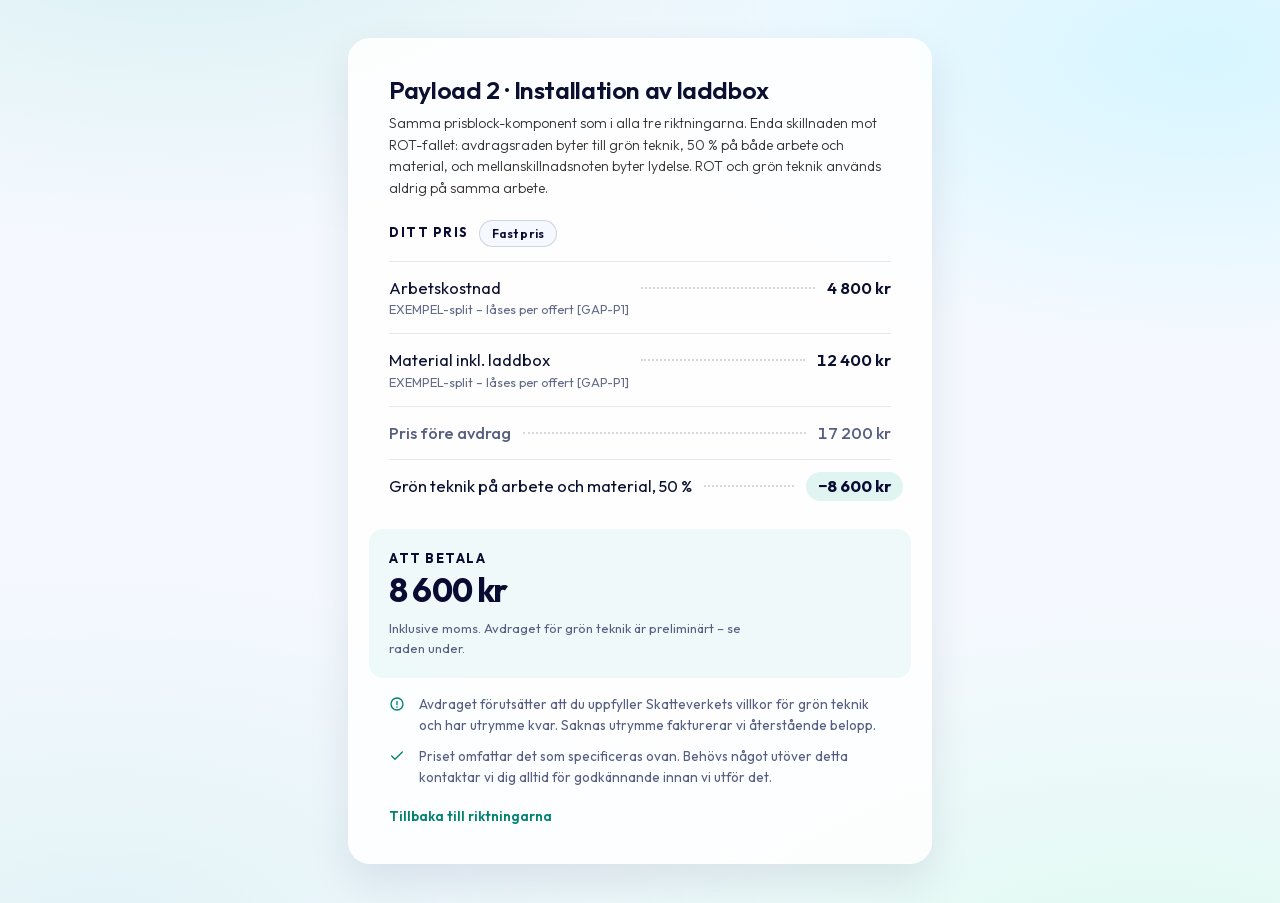
<file: gt-prisblock.html>
<!DOCTYPE html>
<html lang="sv">
<head>
  <meta charset="UTF-8">
  <meta name="viewport" content="width=device-width, initial-scale=1.0">
  <title>Payload 2 – prisblocket med grön teknik (laddbox) – Ampy offertmall</title>
  <meta name="robots" content="noindex, nofollow">
  <link rel="stylesheet" href="assets/tokens.css">
  <link rel="stylesheet" href="assets/shared.css">
  <style>
    /* Payload 2 (GT/laddbox): visar att mallen bär BÅDA avdragen.
       Samma kvitto-komponent som riktningarna – bara avdragsraden byter. */
    .gt-wrap { max-width: 640px; margin-inline: auto; padding: clamp(16px, 3vw, 40px) clamp(10px, 2.5vw, 28px); }
    .gt-card {
      background: rgba(255, 255, 255, 0.85); border: 1px solid var(--card-border);
      border-radius: var(--r-lg);
      box-shadow: 0 18px 44px rgba(9,11,50,.09), inset 0 1px 0 rgba(255,255,255,.6);
      padding: clamp(22px, 3.2vw, 36px) clamp(18px, 3.6vw, 40px);
    }
    .gt-intro { margin-bottom: 20px; }
    .gt-intro h1 { font-size: clamp(20px, 1vw + 17px, 25px); font-weight: 600; color: var(--ink); letter-spacing: -.015em; line-height: 1.2; }
    .gt-intro p { margin-top: 8px; font-size: 14px; font-weight: 300; color: var(--body-ink); line-height: 1.55; text-wrap: pretty; }
    .gt-back { display: inline-block; margin-top: 18px; font-size: 13.5px; font-weight: 600; color: var(--teal-deep); text-decoration: none; }
    .gt-back:hover { text-decoration: underline; }
  </style>
</head>
<body>
<div class="gt-wrap">
  <div class="gt-card of-receipt">
    <div class="gt-intro">
      <h1>Payload 2 · Installation av laddbox</h1>
      <p>Samma prisblock-komponent som i alla tre riktningarna. Enda skillnaden mot ROT-fallet: avdragsraden byter till grön teknik, 50&nbsp;% på både arbete och material, och mellanskillnadsnoten byter lydelse. ROT och grön teknik används aldrig på samma arbete.</p>
    </div>

    <h2 class="p-cap">Ditt pris <span class="fastpris-pill">Fast pris</span></h2>
    <div class="r-row">
      <span class="lbl">Arbetskostnad <small>EXEMPEL-split – låses per offert [GAP-P1]</small></span>
      <span class="dots" aria-hidden="true"></span>
      <span class="amt">4 800 kr</span>
    </div>
    <div class="r-row">
      <span class="lbl">Material inkl. laddbox <small>EXEMPEL-split – låses per offert [GAP-P1]</small></span>
      <span class="dots" aria-hidden="true"></span>
      <span class="amt">12 400 kr</span>
    </div>
    <div class="r-row subtotal">
      <span class="lbl">Pris före avdrag</span>
      <span class="dots" aria-hidden="true"></span>
      <span class="amt">17 200 kr</span>
    </div>
    <div class="r-row deduct">
      <span class="lbl">Grön teknik på arbete och material, 50&nbsp;%</span>
      <span class="dots" aria-hidden="true"></span>
      <span class="amt">−8 600 kr</span>
    </div>
    <div class="r-total">
      <span class="t-label">Att betala</span>
      <span class="amt">8 600 kr</span>
      <span class="t-note">Inklusive moms. Avdraget för grön teknik är preliminärt – se raden under.</span>
    </div>
    <div class="of-price-notes">
      <p class="of-price-note">
        <svg viewBox="0 0 24 24" aria-hidden="true"><circle cx="12" cy="12" r="9"/><path d="M12 8v5M12 16.5v.5"/></svg>
        <span>Avdraget förutsätter att du uppfyller Skatteverkets villkor för grön teknik och har utrymme kvar. Saknas utrymme fakturerar vi återstående belopp.</span>
      </p>
      <p class="of-price-note">
        <svg viewBox="0 0 24 24" aria-hidden="true"><path d="M20 6L9 17l-5-5"/></svg>
        <span>Priset omfattar det som specificeras ovan. Behövs något utöver detta kontaktar vi dig alltid för godkännande innan vi utför det.</span>
      </p>
    </div>

    <a class="gt-back" href="index.html">Tillbaka till riktningarna</a>
  </div>
</div>
</body>
</html>
</file>
<file: assets/tokens.css>
/* tokens.css — REAL Ampy tokens, fetched 2026-07-18 (verbatim, do not edit)
   src: https://ampy.se/wp-content/cache/flying-press/775fd0e5c09e.global-variables.min.css
   +    https://ampy.se/wp-content/cache/flying-press/c5a3e91e7e7a.color-palettes.min.css
   Assumes html{font-size:62.5%} (1rem = 10px), set by theme layer in styles.css. */

/* === global-variables.min.css === */
:root{--space-xs:clamp(0.90rem, calc(0.90rem + 0.0022 * (100vw - 380px)), 1.10rem);--space-s:clamp(1.30rem, calc(1.30rem + 0.0033 * (100vw - 380px)), 1.60rem);--space-m:clamp(2.00rem, calc(2.00rem + 0.0044 * (100vw - 380px)), 2.40rem);--space-l:clamp(3.00rem, calc(3.00rem + 0.0067 * (100vw - 380px)), 3.60rem);--space-xl:clamp(4.50rem, calc(4.50rem + 0.0100 * (100vw - 380px)), 5.40rem);--space-xxl:clamp(6.80rem, calc(6.80rem + 0.0144 * (100vw - 380px)), 8.10rem);--space-section:clamp(10.00rem, calc(10.00rem + 0.0222 * (100vw - 380px)), 12.00rem);--logo-width:clamp(12.00rem, calc(12.00rem + 0.0889 * (100vw - 380px)), 20.00rem);--h1:clamp(5.00rem, calc(5.00rem + 0.0133 * (100vw - 380px)), 6.20rem);--h2:clamp(3.70rem, calc(3.70rem + 0.0111 * (100vw - 380px)), 4.70rem);--h3:clamp(2.80rem, calc(2.80rem + 0.0078 * (100vw - 380px)), 3.50rem);--h4:clamp(2.10rem, calc(2.10rem + 0.0056 * (100vw - 380px)), 2.60rem);--h5:clamp(1.60rem, calc(1.60rem + 0.0044 * (100vw - 380px)), 2.00rem);--h6:clamp(1.20rem, calc(1.20rem + 0.0033 * (100vw - 380px)), 1.50rem);--grid-gap:var(--space-xl) var(--space-l);--grid-gap-s:var(--space-l) var(--space-m);--card-gap:var(--space-m);--content-gap:calc(var(--space-m) * 1.5);--container-gap:var(--space-xxl);--padding-section:var(--space-section) var(--space-m);--offset:80px;--text-line-height:calc(10px + 2ex);--heading-line-height:calc(7px + 2ex);--text-font-weight:400;--heading-font-weight:600;--text-color:var(--base);--heading-color:var(--base-ultra-dark);--radius:16px;--radius-inside:calc(var(--radius) * 0.5);--radius-outside:calc(var(--radius) * 1.4);--radius-btn:.3em;--radius-pill:9999px;--radius-circle:50%;--radius-s:12px;--radius-m:16px;--radius-l:24px;--radius-xl:36px;--border-color:var(--base-light);--container-width:1280px;--container-min-width:380px;--max-width:980px;--max-width-m:840px;--max-width-s:640px;--min-height:340px;--min-height-section:540px;--grid-1:repeat(1, minmax(0, 1fr));--grid-2:repeat(2, minmax(0, 1fr));--grid-3:repeat(3, minmax(0, 1fr));--grid-4:repeat(4, minmax(0, 1fr));--grid-5:repeat(5, minmax(0, 1fr));--grid-6:repeat(6, minmax(0, 1fr));--grid-7:repeat(7, minmax(0, 1fr));--grid-8:repeat(8, minmax(0, 1fr));--grid-9:repeat(9, minmax(0, 1fr));--grid-10:repeat(10, minmax(0, 1fr));--grid-11:repeat(11, minmax(0, 1fr));--grid-12:repeat(12, minmax(0, 1fr));--grid-1-2:minmax(0, 1fr) minmax(0, 2fr);--grid-1-3:minmax(0, 1fr) minmax(0, 3fr);--grid-1-4:minmax(0, 1fr) minmax(0, 4fr);--grid-2-1:minmax(0, 2fr) minmax(0, 1fr);--grid-2-3:minmax(0, 2fr) minmax(0, 3fr);--grid-2-4:minmax(0, 2fr) minmax(0, 4fr);--grid-3-1:minmax(0, 3fr) minmax(0, 1fr);--grid-3-2:minmax(0, 3fr) minmax(0, 2fr);--grid-3-4:minmax(0, 3fr) minmax(0, 4fr);--grid-4-1:minmax(0, 4fr) minmax(0, 1fr);--grid-4-2:minmax(0, 4fr) minmax(0, 2fr);--grid-4-3:minmax(0, 4fr) minmax(0, 3fr);--min-viewport:360;--max-viewport:1600;--base-font:10;--clamp-unit:1vw;--apmidnight-blue:#090b32;--apteal-core:#00a991;--apemerald-flow:#39c281;--apseafoam-mint:#5cc5b6;--apneon-mint:#55ff9a;--apsublime-green:#a0fbc9;--apmint-surge:#9de1ec;--apcrystal-blue:#b6f2ff;--apaqua-frost:#ddf9fd;--appure-white:#ffffff;--apsky-mist:#f5f9ff;--apmilk-white:#f5f5f5;--apmilk-white-5:rgba(245,245,245,0.05);--apmilk-white-10:rgba(245,245,245,0.1);--apmilk-white-20:rgba(245,245,245,0.2);--apmilk-white-30:rgba(245,245,245,0.3);--apmilk-white-40:rgba(245,245,245,0.4);--apmilk-white-50:rgba(245,245,245,0.5);--apmilk-white-60:rgba(245,245,245,0.6);--apmilk-white-70:rgba(245,245,245,0.7);--apmilk-white-80:rgba(245,245,245,0.8);--apmilk-white-90:rgba(245,245,245,0.9);--apgray-white:rgb(217,217,217);--apcharcoal-gray:rgb(51,51,51);--apdarkest-black:rgb(30,30,30);--apdarkest-black-5:rgba(30,30,30,0.05);--apdarkest-black-10:rgba(30,30,30,0.1);--apdarkest-black-20:rgba(30,30,30,0.2);--apdarkest-black-30:rgba(30,30,30,0.3);--apdarkest-black-40:rgba(30,30,30,0.4);--apdarkest-black-50:rgba(30,30,30,0.5);--apdarkest-black-60:rgba(30,30,30,0.6);--apdarkest-black-70:rgba(30,30,30,0.7);--apdarkest-black-80:rgba(30,30,30,0.8);--apdarkest-black-90:rgba(30,30,30,0.9);--apdeepest-blue:rgb(14,15,21);--appure-black:rgb(0,0,0);--appure-black-5:rgba(0,0,0,0.05);--appure-black-10:rgba(0,0,0,0.1);--appure-black-20:rgba(0,0,0,0.2);--appure-black-30:rgba(0,0,0,0.3);--appure-black-40:rgba(0,0,0,0.4);--appure-black-50:rgba(0,0,0,0.5);--appure-black-60:rgba(0,0,0,0.6);--appure-black-70:rgba(0,0,0,0.7);--appure-black-80:rgba(0,0,0,0.8);--appure-black-90:rgba(0,0,0,0.9);--apmin-screen-width:320px;--apmax-screen-width:1280px;--apmidnight-blue:rgb(9,11,50);--apteal-core:rgb(0,169,145);--apemerald-flow:rgb(57,194,129);--apseafoam-mint:rgb(92,197,182);--apneon-mint:rgb(85,255,154);--apsublime-green:rgb(160,251,201);--apmint-surge:rgb(157,225,236);--apcrystal-blue:rgb(182,242,255);--apaqua-frost:rgb(221,249,253);--appure-white:rgb(255,255,255);--apsky-mist:rgb(245,249,255);--apmilk-white:rgb(245,245,245);--apmilk-white-5:rgba(245,245,245,0.05);--apmilk-white-10:rgba(245,245,245,0.1);--apmilk-white-20:rgba(245,245,245,0.2);--apmilk-white-30:rgba(245,245,245,0.3);--apmilk-white-40:rgba(245,245,245,0.4);--apmilk-white-50:rgba(245,245,245,0.5);--apmilk-white-60:rgba(245,245,245,0.6);--apmilk-white-70:rgba(245,245,245,0.7);--apmilk-white-80:rgba(245,245,245,0.8);--apmilk-white-90:rgba(245,245,245,0.9);--apgray-white:rgb(217,217,217);--apcharcoal-gray:rgb(51,51,51);--apdarkest-black:rgb(30,30,30);--apdarkest-black-5:rgba(30,30,30,0.05);--apdarkest-black-10:rgba(30,30,30,0.1);--apdarkest-black-20:rgba(30,30,30,0.2);--apdarkest-black-30:rgba(30,30,30,0.3);--apdarkest-black-40:rgba(30,30,30,0.4);--apdarkest-black-50:rgba(30,30,30,0.5);--apdarkest-black-60:rgba(30,30,30,0.6);--apdarkest-black-70:rgba(30,30,30,0.7);--apdarkest-black-80:rgba(30,30,30,0.8);--apdarkest-black-90:rgba(30,30,30,0.9);--apdeepest-blue:rgb(14,15,21);--appure-black:rgb(0,0,0);--appure-black-5:rgba(0,0,0,0.05);--appure-black-10:rgba(0,0,0,0.1);--appure-black-20:rgba(0,0,0,0.2);--appure-black-30:rgba(0,0,0,0.3);--appure-black-40:rgba(0,0,0,0.4);--appure-black-50:rgba(0,0,0,0.5);--appure-black-60:rgba(0,0,0,0.6);--appure-black-70:rgba(0,0,0,0.7);--appure-black-80:rgba(0,0,0,0.8);--appure-black-90:rgba(0,0,0,0.9);--apspace-4xs:clamp(0.52rem,calc(-0.03vw + 0.53rem),0.49rem);--apspace-3xs:clamp(0.66rem,calc(0.05vw + 0.64rem),0.7rem);--apspace-2xs:clamp(0.82rem,calc(0.18vw + 0.76rem),0.99rem);--apspace-xs:clamp(1.02rem,calc(0.39vw + 0.9rem),1.4rem);--apspace-s:clamp(1.28rem,calc(0.73vw + 1.05rem),1.98rem);--apspace-m:clamp(1.6rem,calc(1.25vw + 1.2rem),2.8rem);--apspace-l:clamp(2rem,calc(2.04vw + 1.35rem),3.96rem);--apspace-xl:clamp(2.5rem,calc(3.23vw + 1.47rem),5.6rem);--apspace-2xl:clamp(3.13rem,calc(4.99vw + 1.53rem),7.92rem);--apspace-3xl:clamp(3.91rem,calc(7.59vw + 1.48rem),11.19rem);--apspace-4xl:clamp(4.88rem,calc(11.4vw + 1.23rem),15.83rem);--aptext-xs:clamp(1rem,calc(0.21vw + 0.93rem),1.2rem);--aptext-s:clamp(1.2rem,calc(0.21vw + 1.13rem),1.4rem);--aptext-sm:clamp(1.4rem,calc(0.21vw + 1.33rem),1.6rem);--aptext-m:clamp(1.6rem,calc(0.21vw + 1.53rem),1.8rem);--aptext-mm:clamp(1.8rem,calc(0.21vw + 1.73rem),2rem);--aptext-ml:clamp(2rem,calc(0.21vw + 1.93rem),2.2rem);--aptext-l:clamp(2.2rem,calc(0.21vw + 2.13rem),2.4rem);--aptext-lm:clamp(2.2rem,calc(0.63vw + 2rem),2.8rem);--aptext-xl:clamp(2.4rem,calc(0.83vw + 2.13rem),3.2rem);--aptext-2xl:clamp(2.6rem,calc(1.04vw + 2.27rem),3.6rem);--aptext-2-5xl:clamp(2.8rem,calc(1.25vw + 2.4rem),4rem);--aptext-3xl:clamp(3rem,calc(1.88vw + 2.4rem),4.8rem);--aptext-3-5xl:clamp(3.2rem,calc(2.08vw + 2.53rem),5.2rem);--aptext-4xl:clamp(3.4rem,calc(2.71vw + 2.53rem),6rem);--aptext-5xl:clamp(4rem,calc(3.75vw + 2.8rem),7.6rem);--aphero-title-size:var(--aptext-4xl);--appost-title-size:var(--aptext-2xl);--apnav-link-size:var(--aptext-s);--apheader-space:var(--apspace-s);--apbtn-space:var(--apspace-xs) var(--apspace-s);--apcard-space:var(--apspace-s);--apfooter-space:var(--apspace-s) var(--apspace-m);--apcolumns-1:repeat(1,minmax(0,1fr));--apcolumns-2:repeat(2,minmax(0,1fr));--apcolumns-3:repeat(3,minmax(0,1fr));--apcolumns-4:repeat(4,minmax(0,1fr));--apcolumns-5:repeat(5,minmax(0,1fr));--apcolumns-6:repeat(6,minmax(0,1fr));--apcolumns-7:repeat(7,minmax(0,1fr));--apcolumns-8:repeat(8,minmax(0,1fr));--apradius-xs:clamp(0.4rem,calc(0vw + 0.4rem),0.4rem);--apradius-s:clamp(0.6rem,calc(0.21vw + 0.53rem),0.8rem);--apradius-m:clamp(1rem,calc(0.21vw + 0.93rem),1.2rem);--apradius-l:clamp(1.6rem,calc(0.42vw + 1.47rem),2rem);--apradius-xl:clamp(2.4rem,calc(0.83vw + 2.13rem),3.2rem);--apradius-full:999rem;--apshadow-xs:0 1px 2px var(--shadow-primary);--apshadow-s:0 1.5px 3px var(--shadow-primary);--apshadow-m:0 2px 6px var(--shadow-primary);--apshadow-l:0 3px 12px var(--shadow-primary);--apshadow-xl:0 6px 48px var(--shadow-primary)}

/* === color-palettes.min.css (carries --brightgreen, --color-5, --white, --color-2) === */
:root{--white:hsl(0 0% 100%);--color-2:hsl(216 100% 98%);--color-3:hsl(237 69% 12%);--color-4:hsl(0 0% 91%);--color-5:hsl(144 50% 40%);--color-6:hsl(0 0% 74%);--color-7:hsl(189 43% 56%);--color-8:hsl(0 0% 12%);--color-9:hsl(80 100% 99%);--color-10:hsl(171 95% 41%);--color-11:hsl(185 66% 90%);--color-12:hsl(144 50% 40%);--color-13:hsl(191 100% 89%);--color-14:hsl(220 48% 22%);--color-15:hsl(171 100% 33%);--color-16:hsl(146 33% 92%);--color-17:hsl(0 0% 82%);--color-18:hsl(237 47% 20%);--color-19:hsl(0 0% 92%);--color-20:hsl(0 0% 20%);--color-21:hsl(144 100% 67%);--color-22:hsl(144 50% 40%);--color-23:hsl(146 71% 93%);--color-24:hsl(237 50% 31%);--color-25:hsl(171 95% 41%);--color-26:hsl(191 100% 86%);--color-27:hsl(0 0% 85%);--color-28:hsl(0 0% 62%);--color-29:hsl(192 100% 95%);--color-30:hsl(0 0% 75% / 0.45);--brightgreen:#1BD365;--80%-white:hsla(0, 0%, 100%, 0.8);--bricks-color-otihgr:#e4f1ea;--blue:#4b85fd;--blueishwhite:#eaf0fb}
</file>
<file: assets/shared.css>
/* Outfit självhostad. En Google Fonts-request per öppning läcker till Google
   att en namngiven kund tittat på sin offert; datalagret kräver självhostat.
   Subset kopierat från elcentral-kollen (samma produktionsfiler). */
@font-face {
  font-family: 'Outfit'; font-style: normal; font-weight: 300 700; font-display: swap;
  src: url(fonts/Outfit-latin-ext.woff2) format('woff2');
  unicode-range: U+0100-02BA, U+02BD-02C5, U+02C7-02CC, U+02CE-02D7, U+02DD-02FF, U+0304, U+0308, U+0329, U+1D00-1DBF, U+1E00-1E9F, U+1EF2-1EFF, U+2020, U+20A0-20AB, U+20AD-20C0, U+2113, U+2C60-2C7F, U+A720-A7FF;
}
@font-face {
  font-family: 'Outfit'; font-style: normal; font-weight: 300 700; font-display: swap;
  src: url(fonts/Outfit-latin.woff2) format('woff2');
  unicode-range: U+0000-00FF, U+0131, U+0152-0153, U+02BB-02BC, U+02C6, U+02DA, U+02DC, U+0304, U+0308, U+0329, U+2000-206F, U+20AC, U+2122, U+2191, U+2193, U+2212, U+2215, U+FEFF, U+FFFD;
}

/* =========================================================================
   Ampy offertsida — delad yta för alla tre riktningar
   Designspråk ärvt från Offer-accepted (glaskort, lugna avdelare, teal,
   Outfit) + kvitto-mönstret ur ROT-GT-CRO d2 (rad + prickad leader + chip +
   tonad totalplatta). Register: seriöst, tryggt, omsorgsfullt.
   Alla färger härledda ur riktiga tokens (tokens.css / d2-kanon 2026-08-15).
   ========================================================================= */

:root {
  --navy: #090b32;            /* --apmidnight-blue */
  --teal: #00a991;            /* --apteal-core */
  --teal-deep: #018271;
  --teal-ink: #016a5d;
  --teal-soft: #e0f5f2;       /* d2-kanon: avdrags-chipets yta */
  --gold: #f6b53d;            /* stjärnorna (OA-kanon) */
  --offwhite: #f5f9ff;        /* --apsky-mist */
  --ink: #0b1030;             /* OA-kanon rubrikbläck */
  --ink-soft: rgba(11, 16, 48, 0.62);
  --heading-ink: #1e1e1e;     /* --apdarkest-black — d2 rubrikkanon */
  --body-ink: #333333;        /* --apcharcoal-gray */
  --muted: #565e82;
  /* uppmätt: #8a90ac gav 3,07:1 på kortytan och 2,98:1 på sky-mist — underkänt
     mot 4,5:1. #646b88 mäter 4,97 / 5,11 / 5,25 på de tre bottnarna. */
  --faint: #646b88;
  --line: rgba(11, 16, 48, 0.09);
  /* kontrollgränser kräver 3:1 (WCAG 1.4.11). .16 mätte 1,41:1 — omarkerad
     radio/checkbox var i praktiken osynlig. .48 ger ~3,1:1. */
  --line-strong: rgba(11, 16, 48, 0.48);
  --line-soft: rgba(11, 16, 48, 0.16);   /* dekorativa kanter, ej kontroller */
  --teal-link: #017666;                  /* 5,41 / 5,25 — teal-deep låg på 4,48 på sky-mist */
  --r-md: 14px;
  --r-lg: 22px;
  --r-xl: 32px;
  --shadow-1: 0 1px 2px rgba(15,18,60,.06), 0 1px 1px rgba(15,18,60,.04);
  --shadow-2: 0 6px 16px -4px rgba(15,18,60,.10), 0 2px 6px rgba(15,18,60,.06);
  --shadow-3: 0 24px 50px -10px rgba(15,18,60,.18), 0 8px 16px -6px rgba(15,18,60,.10);
  --card-glass: rgba(255, 255, 255, 0.74);
  --card-border: rgba(255, 255, 255, 0.9);
  --ring: 0 0 0 3px #fff, 0 0 0 6px var(--navy);
  --ease: cubic-bezier(0.16, 0.84, 0.44, 1);
  --ease-soft: cubic-bezier(0.33, 1, 0.68, 1);
}

* { box-sizing: border-box; margin: 0; padding: 0; }
html { -webkit-text-size-adjust: 100%; scroll-behavior: smooth; }
body {
  font-family: "Outfit", system-ui, -apple-system, "Segoe UI", Roboto, sans-serif;
  color: var(--ink);
  line-height: 1.5;
  background:
    radial-gradient(115% 85% at 14% -12%, rgba(0,169,145,.12) 0%, rgba(0,169,145,0) 46%),
    radial-gradient(105% 75% at 94% 6%,  rgba(182,242,255,.48) 0%, rgba(182,242,255,0) 44%),
    radial-gradient(120% 95% at 90% 112%, rgba(160,251,201,.28) 0%, rgba(160,251,201,0) 48%),
    radial-gradient(115% 90% at 8% 104%, rgba(0,169,145,.08) 0%, rgba(0,169,145,0) 46%),
    var(--offwhite);
  -webkit-font-smoothing: antialiased;
  text-rendering: optimizeLegibility;
}
a { -webkit-tap-highlight-color: transparent; }
/* Fokus. Två saker var trasiga: (1) box-shadow-ringen förlorade kaskaden mot
   komponenter som har egen box-shadow (primärknappen, markerad radio), så den
   juridiskt bindande knappen hade ingen synlig ring; (2) en transparent outline
   försvinner helt i forced-colors/Windows HCM. Nu: outline bär ringen (kan inte
   överskrivas av box-shadow), och forced-colors får systemets Highlight. */
:focus-visible { outline: 3px solid var(--navy); outline-offset: 3px; }
.of-btn-primary:focus-visible { outline-color: var(--navy); outline-offset: 4px; }
.of-tier input:focus-visible + label,
.of-addon input:focus-visible + label { outline: 3px solid var(--navy); outline-offset: 3px; }
@media (forced-colors: active) {
  :focus-visible, .of-tier input:focus-visible + label, .of-addon input:focus-visible + label { outline-color: Highlight; }
}
.nb { white-space: nowrap; }

/* ---------- dokumenthuvudet (ej sajtheader — ingen nav, inga exits) ----------
   Var två likvärdiga pillar: offertnumret och giltighetsdatumet fick samma
   vikt trots att det ena är en identifierare och det andra en upplysning.
   Paret var också för brett för en rad (uppmätt 92px = 2 rader vid 390px,
   3 rader vid 360px). Nu: numret som pill, datumet som sekundär text bredvid,
   EN rad och 64px höjd vid alla bredder. */
.of-top {
  display: flex; align-items: center; justify-content: space-between;
  gap: 16px; padding: 0 clamp(16px, 4vw, 32px); min-height: 64px;
}
.of-top__logo { height: 24px; width: auto; display: block; flex: 0 0 auto; }
.of-top__meta { display: flex; align-items: center; gap: 12px; min-width: 0; }
.of-pill {
  display: inline-block; font-size: 13px; font-weight: 600; letter-spacing: .01em;
  color: var(--teal-ink); background: rgba(0,169,145,.08);
  border: 1px solid rgba(0,169,145,.18);
  padding: 5px 12px; border-radius: 999px; white-space: nowrap;
  font-variant-numeric: tabular-nums;
}
.of-top__valid { font-size: 12.5px; font-weight: 400; color: var(--muted); white-space: nowrap; }
@media (max-width: 480px) {
  .of-top { min-height: 56px; padding: 0 14px; gap: 8px; }
  .of-top__logo { height: 20px; }
  .of-top__meta { gap: 8px; min-width: 0; }
  /* 12 -> 8 px sidopadding ger tillbaka de 4 px som saknades vid 360.
     8 ligger på spacingskalan, 10 gjorde inte det. */
  .of-pill { font-size: 12px; padding: 4px 8px; }
  .of-top__valid { font-size: 11px; }
}
/* Både .of-pill och .of-top__valid är nowrap, så raden kunde inte ge efter
   utan svämmade över i stället: uppmätt scrollWidth minus clientWidth = 41 px
   vid 320 och 1 px vid 360, och giltighetsdatumet kapades mitt i ordet.
   Hela sidan gick att dra i sidled. Under 360 får raden brytas. */
@media (max-width: 359px) {
  .of-top { flex-wrap: wrap; row-gap: 8px; padding-block: 8px; }
  .of-top__meta { flex-wrap: wrap; }
  .of-top__valid { white-space: normal; }
}

/* ---------- hälsning ---------- */
.of-greet h1 {
  font-size: clamp(26px, 1.1vw + 23px, 36px); line-height: 1.16; font-weight: 600;
  letter-spacing: -.02em; color: var(--ink); text-wrap: balance;
}
.of-greet .of-lede {
  margin-top: 10px; font-size: clamp(16px, .21vw + 15.3px, 18px);
  font-weight: 300; color: var(--body-ink); max-width: 50ch; text-wrap: pretty;
}

/* BOKAREN — den som skickat offerten. Porträtt + namn, försignerad för Ampy.
   Fotot är per-offert-data (bokarens profilbild); initialavataren är fallback
   och shippas som default eftersom riktiga porträtt inte finns än [BOKARBILD]. */
/* width: fit-content — sedan namnteckningsblocket togs bort finns bara avatar
   och namnrad kvar, och en full bredd gav en lång tom list på desktop. Kortet
   läser nu som en bricka om bokaren. På mobil (griden nedan) går det full bredd. */
.of-signed {
  margin-top: 22px; display: flex; align-items: center; gap: 16px;
  width: fit-content; max-width: 100%;
  padding: 14px 22px 14px 16px; border: 1px solid var(--line); border-radius: var(--r-md);
  background: rgba(255,255,255,.66);
}
.of-signed__avatar .of-avatar-fallback {
  width: 30px; height: 30px; fill: none; stroke: rgba(255,255,255,.92);
  stroke-width: 1.7; stroke-linecap: round; stroke-linejoin: round;
}
.of-signed__avatar {
  flex: 0 0 auto; position: relative;
  width: 56px; height: 56px; border-radius: 50%;
  display: grid; place-items: center;
  /* overflow: visible — badgen sitter på right/bottom -2px och dess MITTPUNKT
     låg utanför klippbanan, så bocken renderades som en avhuggen grön kil.
     Rundningen flyttas till bilden i stället (förberett för det riktiga
     porträttet; i dag är platshållaren en svg). */
  overflow: visible;
  background: linear-gradient(150deg, #0d1240, #1d2560);
  box-shadow: 0 4px 14px rgba(9,11,50,.18), inset 0 0 0 2px #fff, 0 0 0 3px rgba(0,169,145,.22);
}
.of-signed__avatar img { width: 100%; height: 100%; object-fit: cover; display: block; border-radius: 50%; }
.of-signed__avatar .of-initials {
  font-size: 18px; font-weight: 600; letter-spacing: .02em; color: #fff;
  line-height: 1; user-select: none;
}
/* liten teal-bock i hörnet = behörighetsmarkeringen, inte hela ikonen */
.of-signed__verify {
  position: absolute; right: -2px; bottom: -2px; width: 20px; height: 20px;
  border-radius: 50%; display: grid; place-items: center;
  background: var(--teal); box-shadow: 0 0 0 2.5px #fff;
}
.of-signed__verify svg { width: 11px; height: 11px; fill: none; stroke: #fff; stroke-width: 3.4; stroke-linecap: round; stroke-linejoin: round; }
.of-signed__who { font-size: 16px; font-weight: 600; color: var(--ink); line-height: 1.3; }
.of-signed__who small { display: block; font-size: 13.5px; font-weight: 400; color: var(--ink-soft); margin-top: 3px; }
.of-signed__sig { margin-left: auto; text-align: right; font-size: 12px; color: var(--teal-ink); font-weight: 600; letter-spacing: .04em; }
.of-signed__sig .of-script { display: block; font-size: 19px; font-weight: 400; font-style: italic; color: var(--navy); letter-spacing: 0; }
/* Mobil: grid i stället för flex-wrap, annars hamnar avataren ensam på en rad
   så snart namnraden blir bred (uppmätt vid 390px). Avatar i spalt 1, all text
   i spalt 2 — namnet på rad 1, namnteckningen under. */
@media (max-width: 560px) {
  .of-signed {
    display: grid; grid-template-columns: 56px minmax(0, 1fr);
    gap: 10px 14px; align-items: center; width: auto;
  }
  .of-signed__who { grid-column: 2; }
  .of-signed__sig { grid-column: 2; margin-left: 0; text-align: left; }
  .of-signed__sig .of-script { font-size: 18px; }
}

/* ---------- sektionsrubriker ---------- */
/* kickern: EN caps-roll i hela dokumentet (var sju varianter) */
.of-eyebrow {
  font-size: 13px; font-weight: 700; text-transform: uppercase; letter-spacing: .12em;
  color: var(--teal-link); margin-bottom: 16px;
}
.of-h2 {
  font-size: clamp(20px, .8vw + 17px, 24px); font-weight: 600; letter-spacing: -.01em;
  color: var(--ink); line-height: 1.2; margin-bottom: 16px; text-wrap: balance;
}

/* ---------- arbetslistan ---------- */
.of-work { list-style: none; display: flex; flex-direction: column; gap: 18px; }
.of-work li { display: grid; grid-template-columns: 26px 1fr; gap: 12px; }
.of-work .w-check {
  width: 26px; height: 26px; border-radius: 50%; margin-top: -2px;
  background: var(--teal-soft); display: grid; place-items: center;
}
.of-work .w-check svg { width: 13px; height: 13px; fill: none; stroke: var(--teal-ink); stroke-width: 3; stroke-linecap: round; stroke-linejoin: round; }
.of-work h3 { font-size: 16.5px; font-weight: 600; color: var(--ink); line-height: 1.3; text-wrap: balance; }
.of-work p { margin-top: 4px; font-size: 15px; font-weight: 300; color: var(--body-ink); line-height: 1.5; max-width: 62ch; text-wrap: pretty; }

/* material — detaljgranskarens sektion (kompakt, expanderbar) */
.of-material { border: 1px solid var(--line-soft); border-radius: var(--r-md); background: rgba(255,255,255,.55); }
.of-material summary {
  list-style: none; cursor: pointer; display: flex; align-items: center; gap: 10px;
  padding: 14px 16px; font-size: 16.5px; font-weight: 600; color: var(--ink);
  min-height: 48px;
}
.of-material summary::-webkit-details-marker { display: none; }
.of-material summary .m-count { font-weight: 400; color: var(--ink-soft); font-size: 13.5px; }
.of-material summary .m-arrow { margin-left: auto; transition: transform .18s var(--ease); color: var(--faint); }
.of-material[open] summary .m-arrow { transform: rotate(180deg); }
.of-material ul {
  list-style: none; padding: 2px 16px 16px;
  display: grid; grid-template-columns: repeat(auto-fill, minmax(210px, 1fr)); gap: 8px 20px;
}
.of-material li {
  font-size: 14px; font-weight: 300; color: var(--body-ink);
  padding-left: 16px; position: relative;
}
.of-material li::before { content: ""; position: absolute; left: 0; top: .62em; width: 6px; height: 6px; border-radius: 50%; background: rgba(0,169,145,.4); }

/* [GAP-B] bildplatshållare */
.of-imgslot {
  border: 1.5px dashed var(--line-soft); border-radius: var(--r-md);
  background: rgba(11,16,48,.03); min-height: 120px;
  display: grid; place-items: center; text-align: center; padding: 18px;
  color: var(--faint); font-size: 13px; font-weight: 500; letter-spacing: .04em;
}

/* ---------- forma ditt köp: tid-kort (radio) ---------- */
.of-tiers { display: flex; flex-direction: column; gap: 12px; }
.of-tier { position: relative; }
.of-tier input { position: absolute; opacity: 0; inset: 0; pointer-events: none; }
/* Två rader: [radio | namn | pris] och [beskrivning i full bredd].
   Tidigare låg namn och beskrivning i ett gemensamt span, så prisspåret
   (nowrap, ~140px av 390px) klämde beskrivningen till 17-24 tecken per rad.
   Fixen då var att flytta priset till egen rad, men det gav ett kort med
   priset nere till vänster och en tom högersida. Nu får beskrivningen hela
   bredden OCH priset står högerställt på namnraden. */
.of-tier label {
  display: grid; grid-template-columns: 24px minmax(0, 1fr) auto;
  column-gap: 12px; row-gap: 3px; align-items: center;
  border: 1.5px solid var(--line-strong); border-radius: var(--r-md);
  padding: 14px 16px; cursor: pointer; background: rgba(255,255,255,.6);
  transition: border-color .15s var(--ease), background .15s var(--ease), box-shadow .15s var(--ease);
  min-height: 48px;
}
.of-tier input:checked + label { border-color: var(--teal); background: rgba(0,169,145,.055); box-shadow: 0 0 0 1px var(--teal) inset; }
.of-tier .t-radio {
  width: 22px; height: 22px; border-radius: 50%; border: 2px solid var(--line-strong);
  background: #fff; margin-top: 1px; display: grid; place-items: center;
  transition: border-color .15s var(--ease);
}
.of-tier .t-radio::after { content: ""; width: 11px; height: 11px; border-radius: 50%; background: var(--teal); transform: scale(0); transition: transform .15s var(--ease); }
.of-tier input:checked + label .t-radio { border-color: var(--teal); }
.of-tier input:checked + label .t-radio::after { transform: scale(1); }
.of-tier .t-name { font-size: 16.5px; font-weight: 600; color: var(--ink); display: flex; align-items: center; gap: 8px; flex-wrap: wrap; }
.of-tier .t-rek {
  font-size: 11px; font-weight: 600; letter-spacing: .08em; text-transform: uppercase;
  color: var(--teal-ink); background: var(--teal-soft); border-radius: 999px; padding: 3px 9px;
}
.of-tier .t-radio { grid-column: 1; grid-row: 1; }
.of-tier .t-name { grid-column: 2; grid-row: 1; }
.of-tier .t-price { grid-column: 3; grid-row: 1; justify-self: end; }
.of-tier .t-date { grid-column: 2 / -1; grid-row: 2; display: block; font-size: 13.5px; font-weight: 400; color: var(--ink-soft); }
.of-tier .t-why { display: block; font-size: 13.5px; font-weight: 300; color: var(--muted); margin-top: 5px; max-width: 46ch; text-wrap: pretty; }
.of-tier .t-price { font-size: 15px; font-weight: 700; color: var(--navy); white-space: nowrap; font-variant-numeric: tabular-nums; }
.of-tier .t-price.free { color: var(--teal-ink); font-weight: 600; }

/* Express/Prioritet-samtycket (DAL 2:11+15) — designelement, inte finstil */
.of-consent {
  display: none; margin-top: 12px; margin-bottom: 8px;
  border: 1.5px solid rgba(246,181,61,.55); background: rgba(246,181,61,.08);
  border-radius: var(--r-md); padding: 14px 16px;
}
.of-consent.visible { display: block; animation: of-fade .28s var(--ease) both; }
.of-consent label { display: grid; grid-template-columns: 24px 1fr; gap: 12px; cursor: pointer; align-items: start; }
.of-consent input { width: 22px; height: 22px; margin-top: 1px; accent-color: var(--teal-deep); cursor: pointer; }
.of-consent .c-text { font-size: 14px; font-weight: 400; color: var(--ink); line-height: 1.5; text-wrap: pretty; max-width: 50ch; }
.of-consent .c-text strong { font-weight: 600; }
.of-consent .c-tag { display: inline-block; margin-top: 6px; font-size: 11px; font-weight: 600; letter-spacing: .06em; color: #8a6116; }
@keyframes of-fade { from { opacity: 0; transform: translateY(-4px); } to { opacity: 1; transform: none; } }

/* tillval — opt-in-kort, AV som default (AVLK 13 §) */
.of-addons { display: flex; flex-direction: column; gap: 12px; }
.of-addon { position: relative; }
.of-addon input { position: absolute; opacity: 0; inset: 0; pointer-events: none; }
.of-addon label {
  display: grid; grid-template-columns: 24px minmax(0, 1fr) auto;
  column-gap: 12px; row-gap: 4px; align-items: center;
  border: 1.5px solid var(--line-strong); border-radius: var(--r-md);
  padding: 14px 16px; cursor: pointer; background: rgba(255,255,255,.6);
  transition: border-color .15s var(--ease), background .15s var(--ease);
  min-height: 48px;
}
.of-addon input:checked + label { border-color: var(--teal); background: rgba(0,169,145,.055); box-shadow: 0 0 0 1px var(--teal) inset; }
.of-addon .a-box {
  width: 22px; height: 22px; border-radius: 6px; border: 2px solid var(--line-strong);
  background: #fff; margin-top: 1px; display: grid; place-items: center;
  transition: border-color .15s var(--ease), background .15s var(--ease);
}
.of-addon .a-box svg { width: 13px; height: 13px; fill: none; stroke: #fff; stroke-width: 3; stroke-linecap: round; stroke-linejoin: round; opacity: 0; transition: opacity .12s; }
.of-addon input:checked + label .a-box { background: var(--teal); border-color: var(--teal); }
.of-addon input:checked + label .a-box svg { opacity: 1; }
.of-addon .a-name { font-size: 16.5px; font-weight: 600; color: var(--ink); }
.of-addon .a-box { grid-column: 1; grid-row: 1; }
.of-addon .a-name { grid-column: 2; grid-row: 1; }
.of-addon .a-price { grid-column: 3; grid-row: 1; justify-self: end; }
/* Priskolumnen klämde rubriken till 197,5 px vid 390 medan "Extra arbetstimme
   på plats" behöver 203,5 px, så den bröt efter "på". Smalare kolumnavstånd
   och padding ger tillbaka bredden; align-items:start lägger kryssrutan i
   linje med rubrikens FÖRSTA rad i stället för mitt i textblocket. */
.of-addon label { column-gap: 8px; padding-inline: 12px; align-items: start; }
.of-addon .a-box { margin-top: 2px; }
.of-addon .a-name { text-wrap: balance; }
.of-addon .a-desc { grid-column: 2 / -1; grid-row: 2; display: block; font-size: 13.5px; font-weight: 300; color: var(--muted); max-width: 46ch; text-wrap: pretty; }
.of-addon .a-price { font-size: 15px; font-weight: 700; color: var(--navy); white-space: nowrap; font-variant-numeric: tabular-nums; }
/* Den gamla mobilregeln (priset på egen rad) är borttagen: tvåradsgriden
   ovan löser trängseln på alla bredder. */

/* [GAP] Utan URL får raden inte se ut som en länk: den mätte 174x44 px, i
   teal och understruken, och ett tryck gjorde ingenting alls — inte ens
   webbläsarens grå blinkning, eftersom tap-highlight är avstängd. */
.of-terms-link.is-gap {
  color: var(--muted); text-decoration: none; cursor: default;
  padding: 0; min-height: 0; display: inline;
}
.of-gap {
  display: inline-block; font-size: 10.5px; font-weight: 700; letter-spacing: .06em;
  color: #8a6116; background: rgba(246,181,61,.16); border: 1px solid rgba(246,181,61,.4);
  border-radius: 4px; padding: 1px 6px; vertical-align: 2px;
}

/* ---------- prisblocket — kvitto-mönstret (d2-kanon) ---------- */
.of-receipt { container-type: inline-size; }
.of-receipt .p-cap {
  font-size: 13px; font-weight: 700; letter-spacing: .12em; text-transform: uppercase;
  color: var(--navy); padding-bottom: 14px; border-bottom: 1px solid var(--line);
  display: flex; align-items: center; gap: 10px; flex-wrap: wrap;
}
.fastpris-pill {
  display: inline-block; background: var(--offwhite);
  border: 1px solid var(--line-soft); border-radius: 999px;
  padding: 3px 12px; font-weight: 600; font-size: 12.5px; color: var(--navy);
  letter-spacing: .02em; text-transform: none;
}
.r-row {
  display: flex; align-items: flex-start; gap: 12px; flex-wrap: wrap; row-gap: 6px;
  padding: 14px 0; font-size: 16.5px;
}
.r-row + .r-row { border-top: 1px solid var(--line); }
.r-row .lbl { font-weight: 400; color: var(--ink); flex: 0 1 auto; min-width: 0; }
.r-row .lbl small { display: block; font-size: 12.5px; color: var(--faint); font-weight: 400; }
.r-row .dots { flex: 1 1 28px; align-self: flex-start; margin-top: 11px; border-bottom: 2px dotted rgba(15,18,60,.16); min-width: 28px; }
.r-row .amt { font-weight: 600; white-space: nowrap; flex: none; margin-left: auto; font-variant-numeric: tabular-nums; }
.r-row.subtotal .lbl, .r-row.subtotal .amt { color: var(--muted); font-weight: 500; }
.r-row.deduct .amt {
  color: var(--navy); font-size: 16.5px; font-weight: 700;
  background: var(--teal-soft); border-radius: 999px;
  /* pillet dras ut lika mycket som sin padding, så SIFFRANS högerkant landar på
     samma räls som de andra beloppen (uppmätt: låg 15px in) */
  padding: 2px 12px; margin: -2px -12px -2px 0; width: fit-content;
}
.r-row.addon-row { display: none; }
.r-row.addon-row.visible { display: flex; animation: of-fade .25s var(--ease) both; }
/* TOTALPLATTAN — nu prisblockets enda dominant (ägarorder: bara totalkostnad
   + de tillägg kunden själv valt). Siffran är därför STOR: den ska kunna läsas
   i ett svep på mobil, och den är hela sidans svar på "vad kostar det?". */
/* Plattan har ingen egen padding-inline: bakgrunden ritas av ::before som
   blöder ut i kortets padding. Då hamnar etikett och belopp på EXAKT samma
   vänster- och högerräls som kvittoraderna ovanför (uppmätt fel: 20px). */
.r-total {
  position: relative; margin-top: 16px; padding: 20px 0;
  display: grid; grid-template-columns: 1fr; gap: 4px;
}
.r-total::before {
  content: ""; position: absolute; z-index: 0; inset: 0 -20px;
  background: rgba(0,169,145,.06); border-radius: var(--r-md);
}
.r-total > * { position: relative; z-index: 1; }
.r-total .t-label { font-weight: 700; font-size: 13px; letter-spacing: .12em; text-transform: uppercase; color: var(--navy); }
.r-total .amt {
  font-weight: 700; font-size: clamp(32px, 2.6vw, 40px); letter-spacing: -.025em;
  line-height: 1.05; color: var(--navy); white-space: nowrap; font-variant-numeric: tabular-nums;
  display: block;
}
.r-total .t-vat { font-size: 14px; font-weight: 500; color: var(--teal-ink); letter-spacing: 0; }
.r-total .t-note { font-size: 13px; font-weight: 400; color: var(--muted); line-height: 1.5; text-wrap: pretty; margin-top: 8px; max-width: 46ch; }
/* mellanskillnadsraden + tilläggslöftet — VID priset (Hantverkarformuläret p.11 / KtjL 8 §) */
.of-price-notes { margin-top: 16px; display: flex; flex-direction: column; gap: 10px; }
.of-price-note {
  display: grid; grid-template-columns: 20px 1fr; gap: 10px;
  font-size: 13.5px; font-weight: 400; color: var(--muted); line-height: 1.55; text-wrap: pretty;
}
.of-price-note svg { width: 16px; height: 16px; margin-top: 2px; stroke: var(--teal-deep); fill: none; stroke-width: 2; stroke-linecap: round; stroke-linejoin: round; }
@container (max-width: 300px) {
  /* .r-row.addon-row.visible bär display:flex med tre klasser och vann annars
     över den här regeln: tilläggsraderna blev kvar i flexläget medan grundraden
     staplades. Uppmätt vid 320 låg de tre beloppen 0,0 / 188,6 / 40,3 px från
     radens högerkant i samma kvitto. */
  .r-row,
  .r-row.addon-row.visible { display: grid; gap: 6px; padding: 14px 0; }
  .r-row .dots { display: none; }
  .r-row .lbl { font-size: 13px; font-weight: 700; letter-spacing: .09em; text-transform: uppercase; color: var(--muted); }
  .r-row .amt { margin-left: 0; white-space: normal; }
  .r-total { grid-template-columns: 1fr; gap: 4px; }
}

/* delta-chip intill kontrollerna (deltat syns där valet görs OCH i totalen) */
/* =========================================================================
   SERVICEAVTALET — egen sektion (ägarorder: "likt hur vi gjort med Därför kan
   du känna dig trygg"). UTKAST: allt innehåll [FELIX]-gated.
   Kärnbeslutet: en månadskostnad får ALDRIG summeras in i engångstotalen —
   den bor i en egen rad under plattan, med egen etikett.
   ========================================================================= */
.of-svc {
  position: relative; overflow: hidden;
  border: 1px solid rgba(0,169,145,.28); border-radius: var(--r-lg);
  background:
    radial-gradient(120% 140% at 100% 0%, rgba(0,169,145,.10) 0%, rgba(0,169,145,0) 55%),
    linear-gradient(180deg, rgba(255,255,255,.92), rgba(245,249,255,.92));
  padding: clamp(20px, 3vw, 30px) clamp(18px, 3.2vw, 34px);
}
/* Rubrik, sedan pris, sedan beskrivning. Priset låg tidigare långt ut till
   höger OCH var större än rubriken (29 px mot 26 px). Ett pris får inte vara
   sidans största typografi i en sektion som uttryckligen inte är bindande. */
.of-svc__head h2 {
  font-size: clamp(21px, .9vw + 18px, 26px); font-weight: 600; letter-spacing: -.015em;
  color: var(--ink); line-height: 1.2; text-wrap: balance;
}
.of-svc__price {
  margin-top: 10px; display: inline-flex; align-items: baseline; gap: 2px;
  padding: 5px 12px; border-radius: 999px;
  background: rgba(0,169,145,.08); border: 1px solid rgba(0,169,145,.18);
}
.of-svc__price .p-amt {
  font-size: 19px; font-weight: 700; letter-spacing: -.01em; line-height: 1;
  color: var(--teal-ink); font-variant-numeric: tabular-nums;
}
.of-svc__price .p-per { font-size: 13.5px; font-weight: 600; color: var(--teal-ink); }
.of-svc__intro {
  margin-top: 14px; font-size: 15px; font-weight: 300; color: var(--body-ink);
  line-height: 1.55; max-width: 58ch; text-wrap: pretty;
}

/* värdeankaret — gratis elbesiktning */
.of-svc__anchor {
  margin-top: 20px; display: flex; align-items: flex-start; gap: 12px;
  padding: 14px 16px; border-radius: var(--r-md);
  background: rgba(255,255,255,.8); border: 1px solid rgba(0,169,145,.22);
}
.of-svc__anchor .a-ico { flex: 0 0 auto; width: 26px; height: 26px; border-radius: 50%; background: var(--teal-soft); display: grid; place-items: center; margin-top: 1px; }
.of-svc__anchor .a-ico svg { width: 14px; height: 14px; fill: none; stroke: var(--teal-ink); stroke-width: 2.6; stroke-linecap: round; stroke-linejoin: round; }
.of-svc__anchor .a-txt { font-size: 14.5px; font-weight: 400; color: var(--ink); line-height: 1.5; text-wrap: pretty; max-width: 48ch; }
.of-svc__anchor .a-txt strong { font-weight: 600; }

/* =========================================================================
   DET HÄR INGÅR — ersätter .of-svc__list (den underkända punktlistan).
   I shared.css: radera rad 462-471, dvs kommentaren "innehållslistan — två
   kolumner på desktop, en på mobil" + .of-svc__list, dess @media 620px,
   .of-svc__list li, .l-check, .l-check svg och .l-txt. VERIFIERAT mot filen:
   raderna 452-460 ovanför är .of-svc__anchor (värdeankaret) och får INTE
   röras. .l-check/.l-txt används ingen annanstans.

   Formen: varje punkt är en egen container — vit yta, hårfin ram, mjuk skugga,
   rundad kvadratisk teal-bricka med egen ritad ikon. Containern är ett SYSKON
   till värdeankaret (samma radie var(--r-md), samma 16px innerpadding, samma
   ikonstil) men medvetet lugnare: neutral ram i stället för teal, så att
   ankaret behåller sin plats som sektionens första röst.

   Fältet till höger: varje punkt bär sin konkreta nyttolast i ett eget fack,
   avskilt med en hårfin lodrät linje. Facket är VÄNSTERSTÄLLT i sin kolumn och
   har INGEN prickad leader — båda är medvetna beslut. Prickad leader plus
   högerställd tabular-nums är sidans PRIS-idiom (.r-row .dots / .r-row .amt),
   och det här är inte en avgiftslista. Av samma skäl står inget ensamt
   kronbelopp i fältet: timprisparet ligger i sin egen post med båda leden
   märkta "Med avtal" / "Utan avtal".
   ========================================================================= */
.of-svc__ingar {
  margin-top: 20px;              /* sektionens befintliga rytm: ankare 20 / lista 20 / optin 20 */
  container-type: inline-size;   /* samma idiom som .of-receipt — en- eller tvåfältslayout är
                                    en behållarfråga, inte en viewport-fråga */
}

/* Gränden mellan engångsvärdet (ankaret ovanför) och det löpande.
   Sidans egen etikettstil, samma som .of-receipt .p-cap. */
.of-svc__ingar .ig-cap {
  font-size: 13px; font-weight: 700; letter-spacing: .12em; text-transform: uppercase;
  color: var(--navy); line-height: 1.2;
  padding-bottom: 12px; border-bottom: 1px solid var(--line);
}

.of-svc__ingar .ig-list { list-style: none; margin-top: 12px; display: grid; gap: 8px; }

/* en punkt = en egen container */
.of-svc__ingar .ig-item {
  display: grid;
  grid-template-columns: 34px minmax(0, 1fr) 150px;
  column-gap: 12px; row-gap: 4px;
  padding: 12px 16px;
  border-radius: var(--r-md);
  background: #fff;
  border: 1px solid rgba(11,16,48,.11);
  box-shadow: 0 1px 2px rgba(15,18,60,.05), 0 6px 14px -10px rgba(9,11,50,.14);
}

/* Ikonbrickan: rundad kvadrat, inte cirkel. Cirkeln är både den underkända
   punktlistans form och värdeankarets — kvadraten skiljer punkten från båda
   utan att lämna familjen. */
.of-svc__ingar .ig-ico {
  /* Ikonen centreras i kortets fulla höjd i stället för att toppställas vid
     rubriken. Den hör till HELA punkten, inte bara till dess första rad.
     span 3, inte `1 / -1`: -1 löses mot det EXPLICITA rutnätet, och eftersom
     .ig-item saknar grid-template-rows blev -1 lika med linje 1, så ikonen
     centrerades bara i rubrikens rad (uppmätt 22-47 px för högt). Korten har
     som mest 3 innehållsrader; ett spann över alla ger äkta centrering, och
     ett tomt spannsteg får höjden 0. */
  grid-column: 1; grid-row: 1 / span 3; align-self: center;
  width: 34px; height: 34px; border-radius: var(--r-md);
  display: grid; place-items: center;
  background: var(--teal-soft); border: 1px solid rgba(0,169,145,.24);
}
.of-svc__ingar .ig-ico svg {
  width: 17px; height: 17px;
  fill: none; stroke: var(--teal-ink); stroke-width: 2.4;
  stroke-linecap: round; stroke-linejoin: round;
}

.of-svc__ingar .ig-t {
  grid-column: 2; grid-row: 1; align-self: center;
  font-size: 16px; font-weight: 600; color: var(--ink);
  line-height: 1.3; letter-spacing: -.005em;
}
/* text-wrap: balance, inte pretty — brödtexten är två rader i tvåfältsläget
   och pretty lämnade en ensam kort andrarad ("annars gör.", "att spara.")
   som läste som en ofärdig rad i ett annars slutet kort. */
.of-svc__ingar .ig-b {
  grid-column: 2; grid-row: 2;
  font-size: 13.5px; font-weight: 400; color: var(--body-ink);
  line-height: 1.5; max-width: 66ch; text-wrap: balance;
}

/* Nyttolasten i eget fack. Facket sträcker sig över hela kortets höjd så att
   den hårfina linjen läses som en avdelare mellan två fält, inte som ett
   löst streck bredvid en rad. */
.of-svc__ingar .ig-s {
  grid-column: 3; grid-row: 1 / span 2; align-self: stretch;
  display: flex; align-items: center;
  border-left: 1px solid var(--line); padding-left: 16px;
  font-size: 13.5px; font-weight: 600; color: var(--teal-ink);
  line-height: 1.35; text-wrap: balance;
}

/* TIMPRISPOSTEN" till och med raden ".of-svc__ingar .ig-f--utan .ig-fv { font-weight: 600; color: var(--muted); }"). Rör inte .ig-note.

/* TIMPRISPOSTEN — enda punkten med ett kronbelopp, och därför den enda som
   låter beloppen stå i en egen figur med båda leden märkta. Ingen överstruken
   rabattlapp, ingen ensam siffra i högerfältet.

   MOBILRÄTTNING: leden var två fristående rutor med 8px luft emellan. Två
   rutor med egen ram och egen radie läser som två påståenden, och under 390
   staplades de dessutom på höjden (uppmätt 196,4px vid 320) — då fanns
   jämförelsen bara i läsarens minne. Nu är de EN figur: en ram, en
   skiljelinje, två exakt lika breda halvor, på en rad hela vägen ner till 320.
   Lika bredd är själva jämförelsen; den som ger det ena ledet mer yta har
   redan svarat åt kunden. Beloppen står på samma baslinje i samma grad, så
   ögat jämför 750 mot 850 utan att flytta blicken nedåt. */
.of-svc__ingar .ig-item--pris { grid-template-columns: 34px minmax(0, 1fr); }
.of-svc__ingar .ig-fig {
  grid-column: 2; grid-row: 2; margin-top: 4px;
  display: grid; grid-template-columns: 1fr 1fr; gap: 0;
  /* Taket är figurens, inte halvornas: utan det blev de två 270px-plattor med
     tomma slätter vid 768 och 1440. 340 håller paret som ETT objekt. */
  max-width: 340px;
  border: 1px solid var(--line-strong);
  border-radius: var(--r-md);
  overflow: hidden;                      /* halvorna klipps av figurens hörn */
}
.of-svc__ingar .ig-f {
  min-width: 0;
  display: grid; align-content: center; gap: 2px;
  padding: 8px clamp(8px, 3.6cqi, 16px);
}
.of-svc__ingar .ig-f--med { background: var(--teal-soft); }
/* Skiljelinjen bär struktur, inte dekoration: den är det enda som säger att
   detta är TVÅ led. Ytbytet teal-soft → sky-mist mäter 1,07:1 och duger inte
   ensamt som gräns. --line-strong (samma token som kontrollkanterna, ~3:1)
   ger den en kant som syns även när tonskillnaden inte gör det. Ram och
   skiljelinje har SAMMA vikt: en tyngre söm än ram läser som ett hopfog. */
.of-svc__ingar .ig-f--utan { background: var(--offwhite); border-left: 1px solid var(--line-strong); }
/* Graderna följer BEHÅLLAREN (cqi), inte viewporten: kortet ligger i en spalt
   som är 652px vid 1440 och 262px vid 320. Därför finns ingen bredd där raden
   måste brytas, och ingen kant där en storlek hoppar.
   Varje cqi-clamp har en statisk rad FÖRE sig. En webbläsare som inte kan cqi
   kastar hela clamp():en som ogiltig — utan reserven ärvs 16px rakt in i
   etiketten och paret spricker. Kunden öppnar sidan från ett SMS, i vilken
   telefon som helst. Reserven är den smalaste graden: den ryms alltid. */
.of-svc__ingar .ig-fl {
  font-size: 10.5px;
  font-size: clamp(10.5px, 3.85cqi, 12.5px);
  letter-spacing: .03em;
  letter-spacing: clamp(.03em, .32cqi, .1em);
  font-weight: 700; text-transform: uppercase;
  line-height: 1.2; white-space: nowrap;
}
.of-svc__ingar .ig-f--med .ig-fl { color: var(--teal-ink); }
.of-svc__ingar .ig-f--utan .ig-fl { color: var(--faint); }
.of-svc__ingar .ig-fv {
  font-size: 16px;
  font-size: clamp(16px, 6.1cqi, 18px);
  letter-spacing: -.01em; line-height: 1.18;
  font-variant-numeric: tabular-nums; white-space: nowrap;
}
/* Enheten i egen grad: "750" bär jämförelsen, "kr/tim" bara sorten. Det är
   också det som köper bredden att hålla paret på en rad vid 320. */
.of-svc__ingar .ig-fu {
  font-size: 10.5px;
  font-size: clamp(10.5px, 3.9cqi, 12.5px);
  font-weight: 500; letter-spacing: 0;
}
.of-svc__ingar .ig-f--med .ig-fv { font-weight: 700; color: var(--teal-ink); }
.of-svc__ingar .ig-f--utan .ig-fv { font-weight: 600; color: var(--muted); }


DESSUTOM, OBLIGATORISKT: ta bort EN rad ur det befintliga
@container (max-width: 519px)-blocket längre ned i shared.css (rad 603):

  .of-svc__ingar .ig-fig { margin-top: 2px; }

Den raden är kvar från den gamla layouten och ligger EFTER blocket ovan i
kaskaden, så den vinner på mobil. Lämnas den kvar får figuren 2px i stället för
4px enbart under 520px behållarbredd (uppmätt: kortet blir 129,1 i stället för
131,1 vid 320 och 113,6 i stället för 115,0 vid 390). Inget går sönder, men
mobil och desktop får olika rytm utan skäl. Alla siffror jag rapporterar är
mätta MED raden borttagen.

.of-svc__ingar .ig-note {
  grid-column: 2; grid-row: 3; margin-top: 8px;
  font-size: 12.5px; font-weight: 400; color: var(--muted); line-height: 1.5;
}

/* Under 520px behållarbredd finns ingen plats för ett eget fack. Nyttolasten
   fälls då ner på egen rad under rubriken som ett litet teal-chip — sidans
   befintliga chip-idiom (.fastpris-pill), inte en halvt kollapsad kolumn. */
@container (max-width: 519px) {
  .of-svc__ingar .ig-item { grid-template-columns: 34px minmax(0, 1fr); padding: 12px 14px; }
  .of-svc__ingar .ig-s {
    grid-column: 2; grid-row: 2; align-self: start; justify-self: start;
    border-left: 0; padding: 2px 10px; margin-top: 2px;
    border-radius: 999px; background: var(--teal-soft);
    font-size: 12.5px; font-weight: 600; color: var(--teal-ink);
  }
  /* pretty, inte balance: på 334px behållare är brödtexten tre rader, och
     balance jämnade då ut dem så kortet fick en tom högerkant. */
  .of-svc__ingar .ig-b { grid-row: 3; margin-top: 2px; text-wrap: pretty; }
  .of-svc__ingar .ig-fig { margin-top: 2px; }
}


/* teckna-kontrollen */
.of-svc__optin { margin-top: 20px; }
.of-svc__optin .of-addon label { background: rgba(255,255,255,.86); }
/* max-width: serviceavtalskortet är enda stället där prosan saknade måttak.
   Uppmätt vid 1139px: 185 tecken på en enda rad (1006px textbredd). */
/* Centrerad på ägarorder. Den är en avslutande not om hela sektionen, inte
   brödtext i en kolumn, och centrerad bär den den rollen utan att peka åt
   vare sig vänster eller höger. */
.of-svc__fine {
  margin-top: 18px; font-size: 12.5px; font-weight: 400; color: var(--faint);
  line-height: 1.55; text-wrap: pretty; max-width: 56ch;
  margin-inline: auto; text-align: center;
}

/* månadsraden i summeringspanelen — UTANFÖR engångstotalen */
.r-monthly {
  display: none; margin-top: 12px; padding: 13px 16px;
  border: 1px dashed rgba(0,169,145,.42); border-radius: var(--r-md);
  background: rgba(0,169,145,.045);
}
.r-monthly.visible { display: block; animation: of-fade .25s var(--ease) both; }
.r-monthly .m-top { display: flex; align-items: baseline; justify-content: space-between; gap: 12px; }
.r-monthly .m-label { font-size: 12.5px; font-weight: 700; letter-spacing: .1em; text-transform: uppercase; color: var(--teal-ink); }
.r-monthly .m-amt { font-size: 17px; font-weight: 700; color: var(--navy); white-space: nowrap; font-variant-numeric: tabular-nums; }
.r-monthly .m-note { margin-top: 5px; font-size: 12.5px; font-weight: 400; color: var(--muted); line-height: 1.5; }


/* =========================================================================
   BEVISKORTET — portat 1:1 från energikalkylatorns trust-block
   (~/Desktop/Claude Code/energikalkylatorn/trust-final.html, ägargodkänt).
   Alla värden är källans; rem→px eftersom den filen kör html{font-size:62.5%}.
   Greppet: husbilden ligger under en tvålagers slöja så att den mörka delen
   bär texten och bilden andas ut åt höger. Citatet är kortets enda dominant.
   ========================================================================= */
.trust {
  position: relative; border-radius: 20px; overflow: hidden; isolation: isolate;
  background: var(--navy);
  box-shadow: 0 24px 50px -10px rgba(9,11,50,.20), 0 8px 16px -6px rgba(9,11,50,.10);
}
.trust::after {
  content: ''; position: absolute; inset: 0; border-radius: inherit;
  pointer-events: none; z-index: 3;
  box-shadow: inset 0 1px 0 rgba(255,255,255,.10), inset 0 0 0 1px rgba(255,255,255,.05);
}
.trust-photo {
  position: absolute; inset: 0; z-index: 0;
  background-image: url("../assets/hem-skymning.webp");
  background-size: cover; background-position: 64% 50%;
}
.trust-veil {
  position: absolute; inset: 0; z-index: 1;
  background:
    linear-gradient(103deg, rgba(9,11,50,.88) 0%, rgba(9,11,50,.84) 35%, rgba(9,11,50,.78) 58%, rgba(9,11,50,.32) 100%),
    linear-gradient(to top, rgba(9,11,50,.52) 0%, rgba(9,11,50,0) 52%);
}
.trust-inner { position: relative; z-index: 2; padding: 30px 32px; }
.trust-quote { margin: 0; position: relative; max-width: 30ch; padding-top: 34px; }
.trust-mark {
  position: absolute; left: -2px; top: 0;
  font-weight: 500; font-size: 72px; line-height: .62;
  color: #00c4a7; opacity: .55; pointer-events: none; letter-spacing: -.02em;
}
.trust-quote p { margin: 0; color: #fff; font-size: 22px; font-weight: 500; line-height: 1.36; letter-spacing: -.008em; }
.trust-cite { display: block; margin-top: 14px; font-size: 13px; font-weight: 300; font-style: normal; color: #aeb8d4; letter-spacing: .01em; }
.trust-rating { display: flex; align-items: center; gap: 10px; margin-top: 20px; flex-wrap: wrap; }
.trust-stars { display: inline-flex; gap: 3.5px; }
.trust-stars svg { width: 18px; height: 18px; fill: #f0b429; filter: drop-shadow(0 1px 2px rgba(0,0,0,.4)); }
.trust-rating-txt { font-size: 13.5px; font-weight: 300; color: #aeb8d4; }
.trust-divider { height: 1px; width: 44%; min-width: 220px; background: rgba(255,255,255,.16); margin: 20px 0; }
.trust-stat { margin: 0; font-size: 15.5px; font-weight: 500; color: #fff; font-variant-numeric: tabular-nums; }
@media (max-width: 560px) {
  .trust-inner { padding: 26px 24px; }
  .trust-photo { background-position: 58% 42%; }
  .trust-quote p { font-size: 20px; }
  .trust-mark { font-size: 64px; }
  .trust-divider { width: 100%; min-width: 0; }
  /* På mobil fyller texten hela kortbredden, så slöjan kan inte tunnas ut åt
     höger som på desktop. Uppmätt: 52 % på desktop mot ~100 % vid 332px. */
  .trust-veil {
    background:
      linear-gradient(103deg, rgba(9,11,50,.90) 0%, rgba(9,11,50,.86) 50%, rgba(9,11,50,.80) 100%),
      linear-gradient(to top, rgba(9,11,50,.70) 0%, rgba(9,11,50,0) 52%);
  }
}

/* certifikatraden — egen yta under beviskortet, optiskt normaliserad */
.of-certrow { margin-top: 28px; }
.of-certrow .c-eyebrow {
  font-size: 11.5px; font-weight: 700; letter-spacing: .12em; text-transform: uppercase;
  color: var(--faint); margin-bottom: 18px;
}
/* Höjderna är normaliserade på BLÄCKAREA, inte på boxhöjd. Alla fyra filerna
   är beskurna till sin faktiska bläckyta först — Trygg-Hansas märke var bara
   38 % av sin bildhöjd, så vid 21 px box renderades det 8 px högt, sju gånger
   mindre yta än ID06. Måttet är satt så att varje märke upptar ~2 585 px²,
   vilket motsvarar Installatörsföretagen på 26 px. En kvadratisk logotyp
   behöver mer höjd än en bred för samma visuella tyngd; det är avsikten. */
.of-certrow .c-row {
  display: flex; flex-wrap: wrap; align-items: center;
  gap: 26px 40px;
}
.of-certrow img { width: auto; opacity: 1; }
.of-certrow .logo-if   { height: 26px; }   /* 3.82:1 -> 99 px bred */
.of-certrow .logo-els  { height: 48px; }   /* 1.12:1 -> 54 px */
.of-certrow .logo-id06 { height: 32px; }   /* 2.56:1 -> 81 px */
.of-certrow .logo-th   { height: 24px; }   /* 4.42:1 -> 106 px */
@media (max-width: 560px) {
  /* Fyra logotyper i en wrappande flexrad bröt 3+1 vid 390 px, med Trygg-Hansa
     ensam och vänsterställd på rad två. 2x2 håller ihop väggen. */
  .of-certrow .c-row {
    display: grid; grid-template-columns: 1fr 1fr;
    justify-items: center; align-items: center; gap: 26px 14px;
  }
  .of-certrow .logo-if   { height: 22px; }
  .of-certrow .logo-els  { height: 41px; }
  .of-certrow .logo-id06 { height: 27px; }
  .of-certrow .logo-th   { height: 21px; }
}


/* ---------- trust-raden (v1 — används av R1/R3) ---------- */
.of-trust { display: flex; flex-direction: column; gap: 18px; }
.of-trust__stats { display: flex; flex-wrap: wrap; align-items: center; gap: 10px 22px; }
.of-trust__item { display: inline-flex; align-items: center; gap: 8px; font-size: 14px; color: var(--ink-soft); font-weight: 400; }
.of-trust__item strong { color: var(--ink); font-weight: 600; }
.of-stars { display: inline-flex; gap: 2px; }
.of-stars svg { width: 15px; height: 15px; fill: var(--gold); }
.of-quote {
  border: 1px solid var(--line); border-radius: var(--r-md);
  background: rgba(255,255,255,.6); padding: 16px 18px;
  display: flex; flex-direction: column; gap: 10px;
}
.of-quote__top { display: flex; align-items: center; justify-content: space-between; }
.of-quote__mark { font-size: 28px; line-height: 1; color: var(--teal); font-weight: 600; }
.of-quote__google { width: 20px; height: 20px; }
.of-quote__text { font-size: 15px; font-weight: 300; color: var(--body-ink); line-height: 1.55; text-wrap: pretty; }
.of-quote__meta { display: flex; align-items: center; gap: 10px; flex-wrap: wrap; font-size: 13.5px; color: var(--ink-soft); }
.of-quote__meta strong { color: var(--ink); font-weight: 600; }
.of-certs { display: flex; flex-wrap: wrap; align-items: center; gap: 16px 26px; }
.of-certs img { height: 30px; width: auto; opacity: .82; filter: grayscale(.15); }
.of-verify { font-size: 13px; color: var(--muted); font-weight: 400; text-wrap: pretty; max-width: 52ch; }
.of-verify a { color: var(--teal-link); font-weight: 600; text-decoration: none; display: inline-block; padding: 11px 0; min-height: 44px; }
.of-verify a:hover { text-decoration: underline; }

/* ---------- accept-zonen ---------- */
.of-legal { border: 1px solid var(--line); border-radius: var(--r-md); background: rgba(255,255,255,.55); }
.of-legal + .of-legal { margin-top: 10px; }
.of-legal summary {
  list-style: none; cursor: pointer; display: flex; align-items: center; gap: 10px;
  padding: 14px 16px; font-size: 16.5px; font-weight: 600; color: var(--ink); min-height: 48px;
}
.of-legal summary::-webkit-details-marker { display: none; }
.of-legal summary .m-arrow { margin-left: auto; transition: transform .18s var(--ease); color: var(--faint); flex: none; }
.of-legal[open] summary .m-arrow { transform: rotate(180deg); }
.of-legal .l-body { padding: 0 16px 16px; font-size: 13.5px; font-weight: 300; color: var(--body-ink); line-height: 1.6; }
.of-legal .l-body p + p { margin-top: 10px; }
.of-legal .l-version { display: block; margin-top: 12px; font-size: 12px; color: var(--faint); }
.jurist-tag {
  display: inline-block; font-size: 10.5px; font-weight: 700; letter-spacing: .06em;
  color: #8a6116; background: rgba(246,181,61,.16); border: 1px solid rgba(246,181,61,.4);
  border-radius: 4px; padding: 1px 6px;
}

.of-accept { display: flex; flex-direction: column; align-items: stretch; gap: 12px; }
.of-btn-primary {
  display: inline-flex; align-items: center; justify-content: center; gap: 14px;
  min-height: 58px; padding: 11px 32px; border-radius: 16px; border: 0;
  font-family: inherit; font-size: 16.5px; font-weight: 500; line-height: 1.2; cursor: pointer;
  color: hsl(237 35% 24%); text-decoration: none;
  background: linear-gradient(120deg, #55ff9a 0%, #5eb1bf 100%);
  box-shadow: inset 0 1px 0 rgba(255,255,255,.45), 0 2px 4px rgba(9,11,50,.06), 0 10px 26px -6px rgba(94,199,160,.45);
  transition: transform .16s ease, box-shadow .16s ease, filter .16s ease, opacity .16s ease;
}
.of-btn-primary:hover:not([aria-disabled="true"]) {
  transform: translateY(-1.5px); filter: saturate(1.06) brightness(1.02);
  box-shadow: inset 0 1px 0 rgba(255,255,255,.45), 0 3px 6px rgba(9,11,50,.08), 0 14px 32px -6px rgba(94,199,160,.6);
}
.of-btn-primary:active:not([aria-disabled="true"]) { transform: translateY(0); }
.of-btn-primary[aria-disabled="true"] { opacity: .45; cursor: not-allowed; filter: saturate(.4); }
/* betalningsraden (DAL 2:9) — bär förpliktelsen, står VID knappen */
.of-payline {
  text-align: center; font-size: 13.5px; font-weight: 500; color: var(--ink-soft); line-height: 1.5;
}
.of-payline strong { color: var(--ink); font-weight: 700; font-variant-numeric: tabular-nums; }
.of-blockmsg { display: none; text-align: left; font-size: 13.5px; color: #8a6116; font-weight: 500; line-height: 1.5; max-width: 46ch; }
.of-blockmsg.visible { display: block; }

.of-btn-secondary {
  display: inline-flex; align-items: center; justify-content: center; gap: 10px;
  min-height: 52px; padding: 10px 24px; border-radius: 16px; cursor: pointer;
  border: 1.5px solid var(--line-strong); background: rgba(255,255,255,.7);
  font-family: inherit; font-size: 15px; font-weight: 500; color: var(--ink); text-decoration: none;
  transition: border-color .15s var(--ease), background .15s var(--ease);
}
.of-btn-secondary:hover { border-color: var(--navy); background: #fff; }
/* tertiär väg — "Avböj offert". Medvetet lättast av de tre utgångarna, men
   aldrig gömd: ett nej med skäl är mer värt än tystnad (ingen confirmshaming). */
.of-btn-tertiary {
  align-self: center;
  display: inline-flex; align-items: center; justify-content: center; gap: 8px;
  min-height: 44px; padding: 8px 16px; border-radius: 12px; cursor: pointer;
  border: 0; background: none; font-family: inherit;
  font-size: 13.5px; font-weight: 500; color: var(--muted);
  text-decoration: underline; text-underline-offset: 3px; text-decoration-color: rgba(86,94,130,.4);
  transition: color .15s var(--ease), text-decoration-color .15s var(--ease);
}
.of-btn-tertiary:hover { color: var(--ink); text-decoration-color: currentColor; }

.of-change { display: none; margin-top: 4px; }
.of-change.visible { display: block; animation: of-fade .28s var(--ease) both; }
.of-change textarea {
  width: 100%; min-height: 110px; resize: vertical;
  border: 1.5px solid var(--line-strong); border-radius: var(--r-md);
  padding: 12px 14px; font-family: inherit; font-size: 16px; color: var(--ink);
  background: #fff;
}
.of-change textarea:focus-visible { outline: 3px solid var(--navy); outline-offset: 2px; }
.of-change .c-hint { margin-top: 8px; font-size: 13px; color: var(--muted); font-weight: 300; text-wrap: pretty; }
/* skälvalet på avböj-vägen */
.of-reasons { display: flex; flex-direction: column; gap: 2px; }
.of-reasons label {
  display: flex; align-items: center; gap: 11px; min-height: 44px;
  font-size: 14.5px; font-weight: 400; color: var(--ink); cursor: pointer;
  padding: 4px 2px;
}
.of-reasons input { width: 19px; height: 19px; accent-color: var(--teal-deep); cursor: pointer; flex: none; }
.of-change .c-send { margin-top: 10px; }
.of-phone { text-align: center; font-size: 14px; color: var(--ink-soft); }
.of-phone a { color: var(--teal-link); font-weight: 600; text-decoration: none; white-space: nowrap; display: inline-block; padding: 12px 4px; min-height: 44px; }

/* "Vad händer när du accepterat" — OA-stegen */
.of-steps { list-style: none; display: flex; flex-direction: column; gap: 24px; width: fit-content; max-width: 100%; }
.of-step { position: relative; display: flex; align-items: center; gap: 16px; }
.of-node {
  position: relative; z-index: 1; flex: 0 0 auto; width: 40px; height: 40px; border-radius: 50%;
  display: grid; place-items: center; background: linear-gradient(145deg, #018271, #016352);
  box-shadow: 0 6px 16px rgba(0,169,145,.34), inset 0 0 0 3px rgba(255,255,255,.9);
}
.of-step:not(:last-child) .of-node::after {
  content: ""; position: absolute; left: 50%; top: 100%; transform: translateX(-50%);
  width: 2px; height: calc(100% - 40px + 24px);
  background: linear-gradient(180deg, rgba(0,169,145,.42), rgba(0,169,145,.12));
}
.of-node span { font-size: 15px; font-weight: 600; color: #fff; line-height: 1; }
.of-node svg { width: 17px; height: 17px; fill: none; stroke: #fff; stroke-width: 2.6; stroke-linecap: round; stroke-linejoin: round; }
.of-step-text { font-size: 16px; line-height: 1.35; font-weight: 600; color: var(--ink); }
.of-step-text small { display: block; font-size: 13.5px; font-weight: 400; color: var(--ink-soft); line-height: 1.4; margin-top: 3px; }

/* sidfot */
.of-foot {
  padding: 48px clamp(16px, 4vw, 32px) 40px; text-align: center;
  font-size: 12.5px; color: var(--faint); line-height: 1.7;
}
.of-foot a { color: var(--muted); text-decoration: none; font-weight: 500; display: inline-block; padding: 11px 2px; min-height: 44px; }
/* ångerfunktionen är ett lagkrav — den får inte vara sidfotens svagaste länk */
.of-foot a.f-angra { color: var(--ink); font-weight: 600; font-size: 13.5px; }
.of-foot a:hover { text-decoration: underline; }
.of-foot .f-links { display: flex; justify-content: center; flex-wrap: wrap; gap: 12px 18px; margin-top: 12px; }

/* accept-bekräftelsens mockvy (visar ångerknappens plats, DAL 2:10a) */
.of-confirm-backdrop {
  position: fixed; inset: 0; z-index: 60; display: none;
  background: rgba(9,11,50,.4); backdrop-filter: blur(4px);
  align-items: center; justify-content: center; padding: 20px;
}
.of-confirm-backdrop.visible { display: flex; }
.of-confirm {
  width: 100%; max-width: 440px; background: #fff; border-radius: var(--r-lg);
  box-shadow: var(--shadow-3); padding: 30px 28px; text-align: center;
}
.of-confirm h2 { font-size: 21px; font-weight: 600; color: var(--ink); margin-bottom: 8px; }
.of-confirm p { font-size: 14.5px; font-weight: 300; color: var(--body-ink); line-height: 1.55; text-wrap: pretty; }
.of-confirm .cf-mock {
  margin: 14px 0 0; font-size: 12px; font-weight: 600; letter-spacing: .06em;
  color: #8a6116; text-transform: uppercase;
}
.of-confirm .cf-actions { margin-top: 18px; display: flex; flex-direction: column; gap: 10px; }
.of-confirm .cf-angra {
  font-size: 14.5px; font-weight: 600; color: var(--ink); background: none;
  border: 0; cursor: pointer; font-family: inherit; padding: 12px 10px; min-height: 44px;
  text-decoration: underline; text-underline-offset: 3px; line-height: 1.35;
}
.of-confirm .cf-angra small { display: block; margin-top: 3px; font-size: 12.5px; font-weight: 400; color: var(--muted); text-decoration: none; }

/* utgången offert (§4.10) */
.of-expired {
  display: none; border: 1.5px solid rgba(246,181,61,.55); background: rgba(246,181,61,.1);
  border-radius: var(--r-md); padding: 16px 18px; font-size: 14.5px; color: var(--ink);
  line-height: 1.55; text-wrap: pretty;
}
body.is-expired .of-expired { display: block; }
/* Telefonnumret är enda handlingen på FÖRSTA skärmen när offerten gått ut
   (bottenbarens motsvarighet tänds först längre ner). Det låg som inline-text:
   uppmätt 91x19 px i rgb(0,0,238), webbläsarens standardblå, mitt i ett tre
   rader högt stycke. */
.of-expired a[href^="tel:"] {
  display: inline-flex; align-items: center; justify-content: center;
  min-height: 44px; padding: 0 12px; margin: 0 -6px;
  color: var(--teal-link); font-weight: 600; white-space: nowrap;
  text-decoration: underline; text-underline-offset: 3px;
}
body.is-expired .of-btn-primary { opacity: .45; cursor: not-allowed; filter: saturate(.4); pointer-events: none; }
/* En utgången offert gick att konfigurera färdigt: tidsval, tillägg och
   serviceavtal svarade normalt ända fram till den döda knappen. */
body.is-expired .of-tiers,
body.is-expired .of-addons,
body.is-expired .of-svc__optin { opacity: .55; pointer-events: none; }

/* motion safety */
@media (prefers-reduced-motion: reduce) {
  * { animation: none !important; transition: none !important; }
  html { scroll-behavior: auto; }
}

/* print — offerten är en handling folk sparar */
@media print {
  body { background: #fff !important; padding-bottom: 0 !important; }
  /* Samtycket ska SYNAS i utskriften — det är en del av avtalet. Bara
     interaktiva ytor och överlägg tas bort. */
  .of-btn-primary, .of-btn-secondary, .of-btn-tertiary,
  .of-confirm-backdrop, .co-bar { display: none !important; }
  .of-consent { display: block !important; break-inside: avoid; }
  /* `details { open: true }` var inte CSS utan ett HTML-attribut och slängdes av
     parsern, så en stängd <details> målades aldrig i utskriften: uppmätt
     saknade pappersofferten HELA materiallistan och hela villkorstexten
     (4 sidor mot 5, rubrikerna kvar men innehållet borta). ::details-content
     täcker moderna webbläsare; beforeprint i offer-logic.js täcker resten. */
  details::details-content { content-visibility: visible !important; }
  .of-legal .l-body, .of-material ul { display: block !important; }
}

/* skärmläsartext */
.sr-only {
  position: absolute; width: 1px; height: 1px; padding: 0; margin: -1px;
  overflow: hidden; clip: rect(0 0 0 0); white-space: nowrap; border: 0;
}

/* Med tangentbordet uppe (uppmätt ~510px viewporthöjd) hamnade skicka-knappen
   under vikten. Fältet krymper i stället för att knappen försvinner. */
@media (max-height: 620px) {
  .of-change textarea { min-height: 72px; }
}

/* P2-9: regeln skrevs som `.of-verify a`, men elementet BÄR klassen — den
   matchade aldrig, så PDF-länken låg på 18px höjd. */
a.of-verify { display: inline-block; padding: 12px 0; min-height: 44px; }

/* P2-8: skälvalen hade 2px mellan träffytorna och var sidans enda ostylade
   kontroll. Egen radio i samma formspråk som tid- och tillvalskorten. */
.of-reasons { gap: 8px; }
.of-reasons label {
  gap: 12px; padding: 8px 10px; border-radius: 10px;
  border: 1.5px solid transparent; transition: border-color .15s var(--ease), background .15s var(--ease);
}
.of-reasons label:hover { background: rgba(11,16,48,.03); }
.of-reasons input { width: 22px; height: 22px; }
.of-reasons label:focus-within { border-color: var(--teal); background: rgba(0,169,145,.05); }

/* P3-14: två pillar rymdes inte på en rad vid 360px (blev 3 rader) */
.of-pill--date .d-short { display: none; }
@media (max-width: 430px) {
  .of-pill--date .d-long { display: none; }
  .of-pill--date .d-short { display: inline; }
}


/* P1-3: delta-chippet låg under den sticky bottenbaren och syntes aldrig.
   Flyttat ovanför tillvalen, där valet faktiskt görs. */

/* radiovarianten av tillvalsboxen (serviceavtalets tre val) */
.of-addon .a-box.a-radio { border-radius: 50%; }
.of-addon input[type="radio"]:checked + label .a-box.a-radio {
  background: #fff; border-color: var(--teal); box-shadow: inset 0 0 0 5px var(--teal);
}
.of-addon input[type="radio"]:checked + label .a-box.a-radio svg { opacity: 0; }

/* Bottenbaren var fokusbar när den var aria-hidden — en tangentbordsanvändare
   tabbade in i ett element utanför skärmen (WCAG 4.1.2). visibility tas bort
   först efter att transformen glidit klart, så renderingen är oförändrad. */
.co-bar { visibility: hidden; transition: transform .25s var(--ease), visibility 0s linear .25s; }
.co-bar.visible { visibility: visible; transition: transform .25s var(--ease), visibility 0s; }

/* Författaranteckningar till Felix och jurist doldes för kunden: tretton
   lappar i rad läses som att sektionen är ofärdig, och flera av dem var
   instruktioner till oss själva, inte upplysningar till kunden. Ett ärligt
   utkastband ersätter dem. Felix ser alla igen med ?gaps=1 i URL:en. */
.of-gap--note { display: none; }
body.show-gaps .of-gap--note { display: inline-block; }
/* Centrerad, både texten och själva rutan: den är en avisering om hela
   sektionen, inte en inledande mening i den. */
.of-draftband {
  display: block; width: fit-content; max-width: 100%;
  margin: 0 auto 22px; padding: 10px 18px; border-radius: 999px;
  background: rgba(246,181,61,.14); border: 1px solid rgba(246,181,61,.42);
  font-size: 13px; font-weight: 600; color: #7a5512; line-height: 1.45;
  text-align: center; text-wrap: balance;
}

/* Skicka-knappen: var en outline-knapp identisk med "Fråga eller ändra något",
   så det gick inte att se vilken som var handlingen. Nu fylld navy med pil —
   tydligt primär inuti panelen, men aldrig teal (teal är accept-knappens ensamma
   färg på sidan). */
.of-btn-send {
  margin-top: 14px;
  /* full bredd: allt annat i panelen (accept, fråga-knappen, textfältet) går
     kant till kant, så en smal vänsterställd knapp läste som en främmande
     kropp i kolumnen. */
  width: 100%;
  display: inline-flex; align-items: center; justify-content: center; gap: 10px;
  min-height: 48px; padding: 12px 22px; border-radius: 14px; border: 0;
  font-family: inherit; font-size: 15.5px; font-weight: 600; line-height: 1.2;
  color: #fff; background: var(--navy); cursor: pointer;
  box-shadow: 0 6px 16px -6px rgba(9,11,50,.45);
  transition: transform .16s var(--ease), box-shadow .16s var(--ease), background .16s var(--ease);
}
.of-btn-send svg { fill: none; stroke: currentColor; stroke-width: 2.2; stroke-linecap: round; stroke-linejoin: round; flex: none; transition: transform .16s var(--ease); }
.of-btn-send:hover { background: #12174a; transform: translateY(-1px); box-shadow: 0 10px 22px -8px rgba(9,11,50,.5); }
.of-btn-send:hover svg { transform: translateX(3px); }
.of-btn-send:active { transform: translateY(0); }
/* Samma .45 som spärrad primärknapp (rad ~603). Inga nya färger. */
/* scroll-margin: utan den landar knappen kant i kant mot vikens över- eller
   underkant när panelen rullas fram. */
.of-btn-send { scroll-margin: 20px; }
/* Bottenbaren är 71-76 px hög; utan detta hamnar acceptknappen under den när
   barens länk rullar fram den. */
.co-panel [data-accept] { scroll-margin-bottom: 96px; }
#summering { scroll-margin-top: 24px; }
/* Panelen förankras som helhet. Med skicka-knappen som mål parkerade
   scroll-margin viken mitt i raden under den, så "Offerten ligger kvar och du
   kan öppna den igen" visades 12 av 39 px. */
#decline-panel, #change-panel { scroll-margin-bottom: 24px; }
.of-btn-send:disabled { opacity: .45; cursor: default; box-shadow: none; }
.of-btn-send:disabled:hover { background: var(--navy); transform: none; box-shadow: none; }
.of-btn-send:disabled:hover svg { transform: none; }

/* Serviceavtalets tre val: en rad var, ingen beskrivningstext. Etiketten och
   priset ligger på samma rad med kontrollen. */
.of-svc__optin .of-addon label { grid-template-columns: 24px minmax(0, 1fr) auto; align-items: center; }
.of-svc__optin .of-addon .a-name { font-size: 16px; }
.of-svc__optin .of-addon .a-price { font-size: 15px; font-weight: 700; color: var(--navy); }
@media (max-width: 560px) {
  .of-svc__optin .of-addon label { grid-template-columns: 24px minmax(0, 1fr) auto; }
  .of-svc__optin .of-addon .a-price { grid-column: auto; margin-top: 0; }
}

/* =========================================================================
   PROCESSTEGEN — förloppsringen, portad från ROT/grön teknik/hemförsäkrings-
   blocket (rot-gt-cro/designs/hemforsakring.html, "VARIANT F", ägarval
   2026-08-17). Bågen fylls 1/3 → 2/3 → sluten och ligger i samma spår som
   connectorn, så märke och linje blir en idé. Ingen fylld platta; siffran
   står ensam i navy 500.
   ========================================================================= */
.of-steps--arc { --sgap: 28px; gap: var(--sgap); width: 100%; }
.of-steps--arc .of-step { --nsz: 46px; display: grid; grid-template-columns: var(--nsz) 1fr; column-gap: 16px; align-items: center; position: relative; }
.of-steps--arc .n {
  width: var(--nsz); height: var(--nsz); border-radius: 50%;
  background: none; color: var(--navy);
  font-weight: 500; font-size: 17px; line-height: 1;
  display: grid; place-items: center; position: relative; z-index: 1;
  font-variant-numeric: tabular-nums;
}
.of-steps--arc .n .mark { position: absolute; inset: 0; width: 100%; height: 100%; }
.of-steps--arc .n .mark .trk { stroke: rgba(0,169,145,.20); stroke-width: 1.5; }
.of-steps--arc .n .mark .arc { stroke: var(--teal); stroke-width: 3; }
.of-steps--arc .n .d { position: relative; z-index: 1; }
.of-steps--arc .of-step h3 { font-size: clamp(16px, .4vw + 15px, 18px); font-weight: 500; line-height: 1.3; letter-spacing: -.01em; color: var(--ink); }
.of-steps--arc .of-step:not(:last-child)::before {
  content: ""; position: absolute; left: calc(var(--nsz) / 2 - 1px);
  top: calc(var(--nsz) + 4px); bottom: calc(-1 * (var(--sgap) - 4px));
  border-left: 2px solid rgba(0,169,145,.20);
}
@media (max-width: 560px) { .of-steps--arc { --sgap: 24px; } .of-steps--arc .of-step { --nsz: 40px; column-gap: 14px; } .of-steps--arc .n { font-size: 15px; } }

/* villkorsexpandern: bokarens unika text + länk till allmänna villkor */
.of-legal .l-unique {
  padding: 12px 14px; border-radius: var(--r-md);
  background: rgba(11,16,48,.035); border: 1px dashed var(--line-soft);
  color: var(--muted);
}
.of-terms-link { color: var(--teal-link); font-weight: 600; text-decoration: underline; text-underline-offset: 3px; display: inline-block; padding: 10px 0; min-height: 44px; }
</file>
<file: offert-accepterad/styles.css>
/* Outfit självhostad. Sidan hämtade typsnittet från Google: enda sidan i hela
   flödet som gjorde det, och därmed enda sidan som bytte till systemtypsnitt
   när requesten inte gick fram (uppmätt: document.fonts.size === 0 och h1
   renderad i system-ui när fonts.gstatic.com blockerades). Filerna är
   samma produktionssubset som offertsidan använder. */
@font-face {
  font-family: 'Outfit'; font-style: normal; font-weight: 300 700; font-display: swap;
  src: url(fonts/Outfit-latin-ext.woff2) format('woff2');
  unicode-range: U+0100-02BA, U+02BD-02C5, U+02C7-02CC, U+02CE-02D7, U+02DD-02FF, U+0304, U+0308, U+0329, U+1D00-1DBF, U+1E00-1E9F, U+1EF2-1EFF, U+2020, U+20A0-20AB, U+20AD-20C0, U+2113, U+2C60-2C7F, U+A720-A7FF;
}
@font-face {
  font-family: 'Outfit'; font-style: normal; font-weight: 300 700; font-display: swap;
  src: url(fonts/Outfit-latin.woff2) format('woff2');
  unicode-range: U+0000-00FF, U+0131, U+0152-0153, U+02BB-02BC, U+02C6, U+02DA, U+02DC, U+0304, U+0308, U+0329, U+2000-206F, U+20AC, U+2122, U+2191, U+2193, U+2212, U+2215, U+FEFF, U+FFFD;
}

/* =========================================================================
   Ampy offert-accepterad-sida — styles  (scoped to .oa, all px, no deps)
   Same design language as the locked tack-sida (aurora + glass card + teal +
   Outfit + pale-mint check). Register: calm / serious / reassuring.
   v4 — first-principles review pass (composition · typography · a11y).
   ========================================================================= */
.oa{
  --ink:#0b1030; --ink-soft:rgba(11,16,48,.62);
  --teal:#00a991; --teal-deep:#018271; --teal-ink:#016a5d; --gold:#f6b53d; --line:rgba(11,16,48,.09);
  --ease:cubic-bezier(.16,.84,.44,1); --ease-soft:cubic-bezier(.33,1,.68,1);
  position:relative; z-index:0;
  min-height:100vh; min-height:100dvh;
  display:flex; flex-direction:column; align-items:center; justify-content:center;
  gap:16px; padding:clamp(32px,5vw,64px) clamp(16px,1.25vw + 12px,28px);
  overflow:hidden; box-sizing:border-box;
  font-family:"Outfit", system-ui, -apple-system, "Segoe UI", Roboto, sans-serif;
  color:var(--ink);
  background:
    radial-gradient(115% 85% at 14% -12%, rgba(0,169,145,.12) 0%, rgba(0,169,145,0) 46%),
    radial-gradient(105% 75% at 94% 6%,  rgba(182,242,255,.48) 0%, rgba(182,242,255,0) 44%),
    radial-gradient(120% 95% at 90% 112%, rgba(160,251,201,.28) 0%, rgba(160,251,201,0) 48%),
    radial-gradient(115% 90% at 8% 104%, rgba(0,169,145,.08) 0%, rgba(0,169,145,0) 46%),
    #f5f9ff;
  background-attachment:fixed;
  -webkit-font-smoothing:antialiased; text-rendering:optimizeLegibility;
}
.oa *,.oa *::before,.oa *::after{ box-sizing:border-box; }
.oa__aurora{ position:absolute; z-index:0; pointer-events:none; user-select:none; opacity:.8; height:auto; }
.oa__aurora--top{ top:0; right:0; width:clamp(200px,30vw,400px); }
.oa__aurora--bottom{ bottom:0; left:0; width:clamp(150px,22vw,280px); }

/* the sectioned glass card */
.oa__card{
  position:relative; z-index:1; width:100%; max-width:540px;
  display:flex; flex-direction:column;
  background:rgba(255,255,255,.74);
  border:1px solid rgba(255,255,255,.9);
  border-radius:clamp(24px,0.83vw + 21px,32px);
  box-shadow:0 30px 70px rgba(9,11,50,.12), inset 0 1px 0 rgba(255,255,255,.6);
  -webkit-backdrop-filter:blur(16px) saturate(1.1); backdrop-filter:blur(16px) saturate(1.1);
  overflow:hidden;
}
.oa__section{ padding:clamp(24px,3vw,34px) clamp(24px,4vw,48px); }
.oa__section + .oa__section{ border-top:1px solid var(--line); }

/* --- confirmation head --- */
.oa__head{ display:flex; flex-direction:column; align-items:center; text-align:center; gap:14px;
  padding-top:clamp(28px,3.4vw,40px); padding-bottom:clamp(24px,3vw,34px); }
.oa__check{ position:relative; width:clamp(72px,8.4vw,86px); height:clamp(72px,8.4vw,86px); display:grid; place-items:center;
  margin-bottom:2px; }
.oa__check-svg{ position:relative; z-index:2; width:100%; height:100%; overflow:visible; }
.oa__halo{ position:absolute; inset:6%; z-index:1; border-radius:50%;
  background:radial-gradient(circle, rgba(85,255,154,.30) 0%, rgba(85,255,154,0) 72%); animation:oa-halo 4s var(--ease-soft) infinite; }
.oa__disc{ transform-origin:center; animation:oa-disc 640ms var(--ease) both; }
.oa__tick{ stroke-dasharray:120; stroke-dashoffset:120; animation:oa-tick 560ms var(--ease) 300ms both; }
@keyframes oa-disc{ 0%{ transform:scale(.62); opacity:0; } 62%{ transform:scale(1.05); } 100%{ transform:scale(1); opacity:1; } }
@keyframes oa-tick{ to{ stroke-dashoffset:0; } }
@keyframes oa-halo{ 0%{ transform:scale(.8); opacity:0; } 34%{ opacity:.8; } 100%{ transform:scale(1.4); opacity:0; } }

.oa__title{ margin:0; font-size:clamp(26px,1.1vw + 23px,36px); line-height:1.16; font-weight:600; letter-spacing:-.02em; color:var(--ink); text-wrap:balance; }
.oa__ref{ display:inline-block; font-size:13px; font-weight:600; letter-spacing:.01em;
  color:var(--teal-ink); background:rgba(0,169,145,.08); border:1px solid rgba(0,169,145,.16);
  padding:6px 13px; border-radius:999px; }

/* --- next-steps: centred group, internally left-aligned --- */
.oa__next{ width:fit-content; max-width:100%; margin-inline:auto; }
.oa__eyebrow{ margin:0 0 16px; font-size:12px; font-weight:600; text-transform:uppercase; letter-spacing:.14em; color:var(--teal-deep); }
.oa__steps{ list-style:none; margin:0; padding:0; display:flex; flex-direction:column; gap:30px; }
/* FYND: kopplingslinjen hade fast height:60px medan nod-till-nod-avståndet
   varierar med radbrytningen. Uppmätt vid 390px: avstånden är 66px och 77px,
   alltså synliga glapp på 6px och 17px, medan de vid 560px och uppåt är 35px
   och linjen i stället sköt 25px förbi. Ankras nu i steget och sträcks från
   nodens underkant till nästa nods överkant, vilket är exakt vid varje
   texthöjd. align-items:flex-start ger noden samma linje som stegrubriken
   i stället för att flyta mitt i textblocket. */
.oa__step{ position:relative; display:flex; align-items:flex-start; gap:18px; }
.oa__node{ position:relative; z-index:1; flex:0 0 auto; width:42px; height:42px; border-radius:50%;
  display:grid; place-items:center; /* Vit text mot den ljusa änden av gradienten mätte 2,87:1. Mörkare släkte,
     samma familj, med variablerna så färgerna inte kan glida isär igen. */
  background:linear-gradient(145deg,var(--teal-deep),var(--teal-ink));
  box-shadow:0 6px 16px rgba(0,169,145,.34), inset 0 0 0 3px rgba(255,255,255,.9); }
.oa__step:not(:last-child)::after{ content:""; position:absolute; z-index:0;
  left:21px; margin-left:-1px; width:2px; top:42px; height:calc(100% - 12px);
  background:linear-gradient(180deg, rgba(0,169,145,.42), rgba(0,169,145,.12)); }
.oa__node span{ font-size:16px; font-weight:600; color:#fff; line-height:1; }
.oa__node svg{ width:18px; height:18px; fill:none; stroke:#fff; stroke-width:2.6; stroke-linecap:round; stroke-linejoin:round; }
.oa__step-text{ font-size:17px; line-height:1.35; font-weight:600; color:var(--ink); }
.oa__step-text small{ display:block; font-size:14px; font-weight:400; color:var(--ink-soft); line-height:1.4; margin-top:4px; }

/* --- trust + contact + close --- */
.oa__trust{ display:flex; flex-wrap:wrap; align-items:center; justify-content:center; gap:10px 18px; text-align:center; }
.oa__trust-item{ display:inline-flex; align-items:center; gap:7px; font-size:13.5px; color:var(--ink-soft); }
.oa__stars{ display:inline-flex; gap:2px; }
.oa__stars svg{ width:14px; height:14px; fill:var(--gold); }
.oa__contact{ margin:16px 0 0; text-align:center; font-size:14px; color:var(--ink-soft); }
/* Sidans enda kontroll mätte 89x18 px på alla bredder, mot kravet 44x44.
   De negativa marginalerna håller radhöjden oförändrad. Understrykning gör
   att länken inte skiljs från brödtexten med enbart färg. */
.oa__contact a{ display:inline-flex; align-items:center; justify-content:center;
  min-height:44px; padding:0 10px; margin:0 -6px;
  color:var(--teal-deep); font-weight:600; white-space:nowrap;
  text-decoration:underline; text-underline-offset:3px; }

/* Fokusringen i teal mätte 2,91:1 mot kortytan. Navy är samma ring som
   offertsidan använder (shared.css) och mäter långt över 3:1. */
.oa a:focus-visible{ outline:3px solid #090b32; outline-offset:3px; border-radius:12px; }

/* mobile */
@media (max-width:560px){
  .oa__trust-item{ font-size:14px; }
  .oa__title{ font-size:clamp(27px,6.5vw,31px); }
}

/* motion safety */
@media (prefers-reduced-motion: reduce){
  .oa__disc,.oa__tick,.oa__halo{ animation:none !important; }
  .oa__tick{ stroke-dashoffset:0; } .oa__halo{ opacity:.5; transform:scale(1.1); }
}

/* print — an accepted avtal is a document people save/print */
@media print{
  .oa{ min-height:auto; padding:0; background:#fff !important; display:block; }
  .oa__aurora, .oa__halo{ display:none !important; }
  .oa__card{ max-width:100%; box-shadow:none; border:1px solid #d5d9e4; border-radius:8px;
    background:#fff; -webkit-backdrop-filter:none; backdrop-filter:none; }
  .oa__tick{ stroke-dashoffset:0 !important; animation:none !important; }
  .oa__disc{ animation:none !important; opacity:1 !important; transform:none !important; }
}
</file>
<file: offert-avbojd/styles.css>
/* Egen bas i stället för ../assets/shared.css. Den filen är 61 KB
   renderblockerande och exakt FEM selektorer matchade något här
   (:root, *, html, body, a) — de fem står nu i den här filen i stället.
   Typsnittet självhostas lokalt, samma produktionssubset som offertsidan. */
@font-face {
  font-family: 'Outfit'; font-style: normal; font-weight: 300 700; font-display: swap;
  src: url(fonts/Outfit-latin-ext.woff2) format('woff2');
  unicode-range: U+0100-02BA, U+02BD-02C5, U+02C7-02CC, U+02CE-02D7, U+02DD-02FF, U+0304, U+0308, U+0329, U+1D00-1DBF, U+1E00-1E9F, U+1EF2-1EFF, U+2020, U+20A0-20AB, U+20AD-20C0, U+2113, U+2C60-2C7F, U+A720-A7FF;
}
@font-face {
  font-family: 'Outfit'; font-style: normal; font-weight: 300 700; font-display: swap;
  src: url(fonts/Outfit-latin.woff2) format('woff2');
  unicode-range: U+0000-00FF, U+0131, U+0152-0153, U+02BB-02BC, U+02C6, U+02DA, U+02DC, U+0304, U+0308, U+0329, U+2000-206F, U+20AC, U+2122, U+2191, U+2193, U+2212, U+2215, U+FEFF, U+FFFD;
}
* { box-sizing: border-box; margin: 0; padding: 0; }
html { -webkit-text-size-adjust: 100%; }
body {
  font-family: "Outfit", system-ui, -apple-system, "Segoe UI", Roboto, sans-serif;
  color: #0b1030; line-height: 1.5; background: #f7fafd;
  -webkit-font-smoothing: antialiased; text-rendering: optimizeLegibility;
}
a { -webkit-tap-highlight-color: transparent; }

/* =========================================================================
   Ampy offert-AVBÖJD-sida — klonad 1:1 från offert-accepterad,
   teal-släktet utbytt mot ett rött släkte i samma roller.
   Ursprunglig fil — styles  (scoped to .oa, all px, no deps)
   Same design language as the locked tack-sida (aurora + glass card + teal +
   Outfit + pale-mint check). Register: calm / serious / reassuring.
   v4 — first-principles review pass (composition · typography · a11y).
   ========================================================================= */
.oa{
  --ink:#0b1030; --ink-soft:rgba(11,16,48,.62);
  --teal:#d94f45; --teal-deep:#a8382f; --teal-ink:#8c2c25; --gold:#f6b53d; --line:rgba(11,16,48,.09);
  --ease:cubic-bezier(.16,.84,.44,1); --ease-soft:cubic-bezier(.33,1,.68,1);
  position:relative; z-index:0;
  min-height:100vh; min-height:100dvh;
  display:flex; flex-direction:column; align-items:center; justify-content:center;
  gap:16px; padding:clamp(32px,5vw,64px) clamp(16px,1.25vw + 12px,28px);
  overflow:hidden; box-sizing:border-box;
  font-family:"Outfit", system-ui, -apple-system, "Segoe UI", Roboto, sans-serif;
  color:var(--ink);
  background:
    radial-gradient(115% 85% at 14% -12%, rgba(217,79,69,.12) 0%, rgba(217,79,69,0) 46%),
    radial-gradient(105% 75% at 94% 6%,  rgba(255,214,206,.48) 0%, rgba(255,214,206,0) 44%),
    radial-gradient(120% 95% at 90% 112%, rgba(255,199,190,.28) 0%, rgba(255,199,190,0) 48%),
    radial-gradient(115% 90% at 8% 104%, rgba(217,79,69,.08) 0%, rgba(217,79,69,0) 46%),
    #f5f9ff;
  background-attachment:fixed;
  -webkit-font-smoothing:antialiased; text-rendering:optimizeLegibility;
}
.oa *,.oa *::before,.oa *::after{ box-sizing:border-box; }
.oa__aurora{ position:absolute; z-index:0; pointer-events:none; user-select:none; opacity:.8; height:auto; }
.oa__aurora--top{ top:0; right:0; width:clamp(200px,30vw,400px); }
.oa__aurora--bottom{ bottom:0; left:0; width:clamp(150px,22vw,280px); }

/* the sectioned glass card */
.oa__card{
  position:relative; z-index:1; width:100%; max-width:540px;
  display:flex; flex-direction:column;
  background:rgba(255,255,255,.74);
  border:1px solid rgba(255,255,255,.9);
  border-radius:clamp(24px,0.83vw + 21px,32px);
  box-shadow:0 30px 70px rgba(9,11,50,.12), inset 0 1px 0 rgba(255,255,255,.6);
  -webkit-backdrop-filter:blur(16px) saturate(1.1); backdrop-filter:blur(16px) saturate(1.1);
  overflow:hidden;
}
.oa__section{ padding:clamp(24px,3vw,34px) clamp(24px,4vw,48px); }
.oa__section + .oa__section{ border-top:1px solid var(--line); }

/* --- confirmation head --- */
.oa__head{ display:flex; flex-direction:column; align-items:center; text-align:center; gap:14px;
  padding-top:clamp(28px,3.4vw,40px); padding-bottom:clamp(24px,3vw,34px); }
.oa__check{ position:relative; width:clamp(72px,8.4vw,86px); height:clamp(72px,8.4vw,86px); display:grid; place-items:center;
  margin-bottom:2px; }
.oa__check-svg{ position:relative; z-index:2; width:100%; height:100%; overflow:visible; }
.oa__halo{ position:absolute; inset:6%; z-index:1; border-radius:50%;
  background:radial-gradient(circle, rgba(255,179,168,.30) 0%, rgba(255,179,168,0) 72%); animation:oa-halo 4s var(--ease-soft) infinite; }
.oa__disc{ transform-origin:center; animation:oa-disc 640ms var(--ease) both; }
.oa__tick{ stroke-dasharray:120; stroke-dashoffset:120; animation:oa-tick 560ms var(--ease) 300ms both; }
@keyframes oa-disc{ 0%{ transform:scale(.62); opacity:0; } 62%{ transform:scale(1.05); } 100%{ transform:scale(1); opacity:1; } }
@keyframes oa-tick{ to{ stroke-dashoffset:0; } }
@keyframes oa-halo{ 0%{ transform:scale(.8); opacity:0; } 34%{ opacity:.8; } 100%{ transform:scale(1.4); opacity:0; } }

.oa__title{ margin:0; font-size:clamp(26px,1.1vw + 23px,36px); line-height:1.16; font-weight:600; letter-spacing:-.02em; color:var(--ink); text-wrap:balance; }
.oa__ref{ display:inline-block; font-size:13px; font-weight:600; letter-spacing:.01em;
  color:var(--teal-ink); background:rgba(217,79,69,.08); border:1px solid rgba(217,79,69,.16);
  padding:6px 13px; border-radius:999px; }

/* --- next-steps: centred group, internally left-aligned --- */
.oa__next{ width:fit-content; max-width:100%; margin-inline:auto; }
.oa__eyebrow{ margin:0 0 16px; font-size:12px; font-weight:600; text-transform:uppercase; letter-spacing:.14em; color:var(--teal-deep); }
.oa__steps{ list-style:none; margin:0; padding:0; display:flex; flex-direction:column; gap:30px; }
/* FYND: kopplingslinjen hade fast height:60px medan nod-till-nod-avståndet
   varierar med radbrytningen. Uppmätt vid 390px: avstånden är 66px och 77px,
   alltså synliga glapp på 6px och 17px, medan de vid 560px och uppåt är 35px
   och linjen i stället sköt 25px förbi. Ankras nu i steget och sträcks från
   nodens underkant till nästa nods överkant, vilket är exakt vid varje
   texthöjd. align-items:flex-start ger noden samma linje som stegrubriken
   i stället för att flyta mitt i textblocket. */
.oa__step{ position:relative; display:flex; align-items:flex-start; gap:18px; }
.oa__node{ position:relative; z-index:1; flex:0 0 auto; width:42px; height:42px; border-radius:50%;
  display:grid; place-items:center; /* Vit text mot den ljusa änden mätte 4,01:1, under 4,5. Samma rättning som
     på systersidan, med variablerna. */
  background:linear-gradient(145deg,var(--teal-deep),var(--teal-ink));
  box-shadow:0 6px 16px rgba(217,79,69,.34), inset 0 0 0 3px rgba(255,255,255,.9); }
/* connector is anchored to the node, so it tracks the node whatever the text height */
.oa__step:not(:last-child)::after{ content:""; position:absolute; z-index:0;
  left:21px; margin-left:-1px; width:2px; top:42px; height:calc(100% - 12px);
  background:linear-gradient(180deg, rgba(217,79,69,.42), rgba(217,79,69,.12)); }
.oa__node span{ font-size:16px; font-weight:600; color:#fff; line-height:1; }
.oa__node svg{ width:18px; height:18px; fill:none; stroke:#fff; stroke-width:2.6; stroke-linecap:round; stroke-linejoin:round; }
.oa__step-text{ font-size:17px; line-height:1.35; font-weight:600; color:var(--ink); }
.oa__step-text small{ display:block; font-size:14px; font-weight:400; color:var(--ink-soft); line-height:1.4; margin-top:4px; }

/* --- trust + contact + close --- */
.oa__trust{ display:flex; flex-wrap:wrap; align-items:center; justify-content:center; gap:10px 18px; text-align:center; }
.oa__trust-item{ display:inline-flex; align-items:center; gap:7px; font-size:13.5px; color:var(--ink-soft); }
.oa__stars{ display:inline-flex; gap:2px; }
.oa__stars svg{ width:14px; height:14px; fill:var(--gold); }
.oa__contact{ margin:16px 0 0; text-align:center; font-size:14px; color:var(--ink-soft); }
/* Sidans enda kontroll mätte 89x18 px, och länkfärgen mot brödtexten mätte
   1,21:1 — dvs. länken var i praktiken märkt med enbart färg. */
.oa__contact a{ display:inline-flex; align-items:center; justify-content:center;
  min-height:44px; padding:0 10px; margin:0 -6px;
  color:var(--teal-deep); font-weight:600; white-space:nowrap;
  text-decoration:underline; text-underline-offset:3px; }
/* FYND: sidan lovade att offerten låg kvar men hade ingen väg tillbaka.
   Detta är den enda handling sidan finns till för att möjliggöra. */
.oa__back{ display:inline-flex; align-items:center; min-height:44px; margin-top:2px;
  font-size:14px; font-weight:600; color:var(--teal-deep);
  text-decoration:underline; text-underline-offset:3px; }

.oa a:focus-visible{ outline:3px solid #090b32; outline-offset:3px; border-radius:12px; }

/* mobile */
@media (max-width:560px){
  .oa__trust-item{ font-size:14px; }
  .oa__title{ font-size:clamp(27px,6.5vw,31px); }
}

/* motion safety */
@media (prefers-reduced-motion: reduce){
  .oa__disc,.oa__tick,.oa__halo{ animation:none !important; }
  .oa__tick{ stroke-dashoffset:0; } .oa__halo{ opacity:.5; transform:scale(1.1); }
}

/* print — an accepted avtal is a document people save/print */
@media print{
  .oa{ min-height:auto; padding:0; background:#fff !important; display:block; }
  .oa__aurora, .oa__halo{ display:none !important; }
  .oa__card{ max-width:100%; box-shadow:none; border:1px solid #d5d9e4; border-radius:8px;
    background:#fff; -webkit-backdrop-filter:none; backdrop-filter:none; }
  .oa__tick{ stroke-dashoffset:0 !important; animation:none !important; }
  .oa__disc{ animation:none !important; opacity:1 !important; transform:none !important; }
}
</file>
